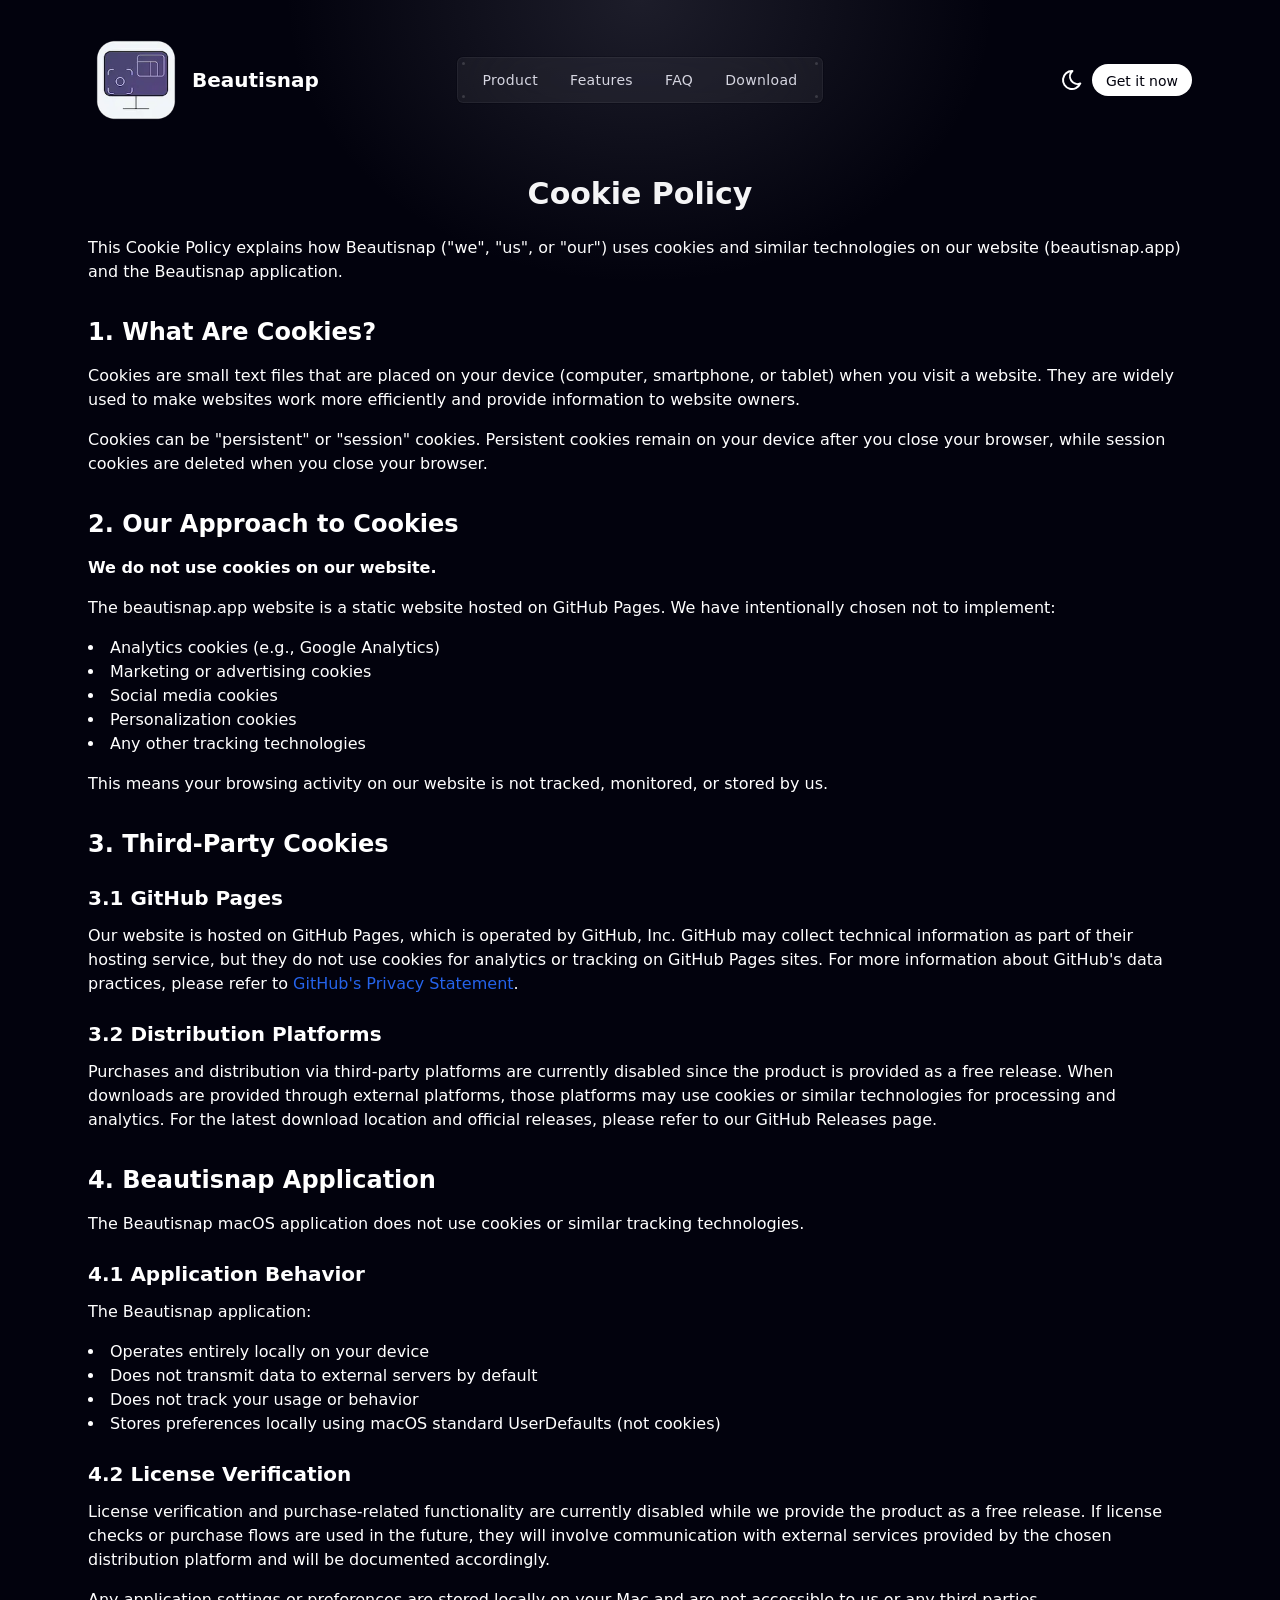
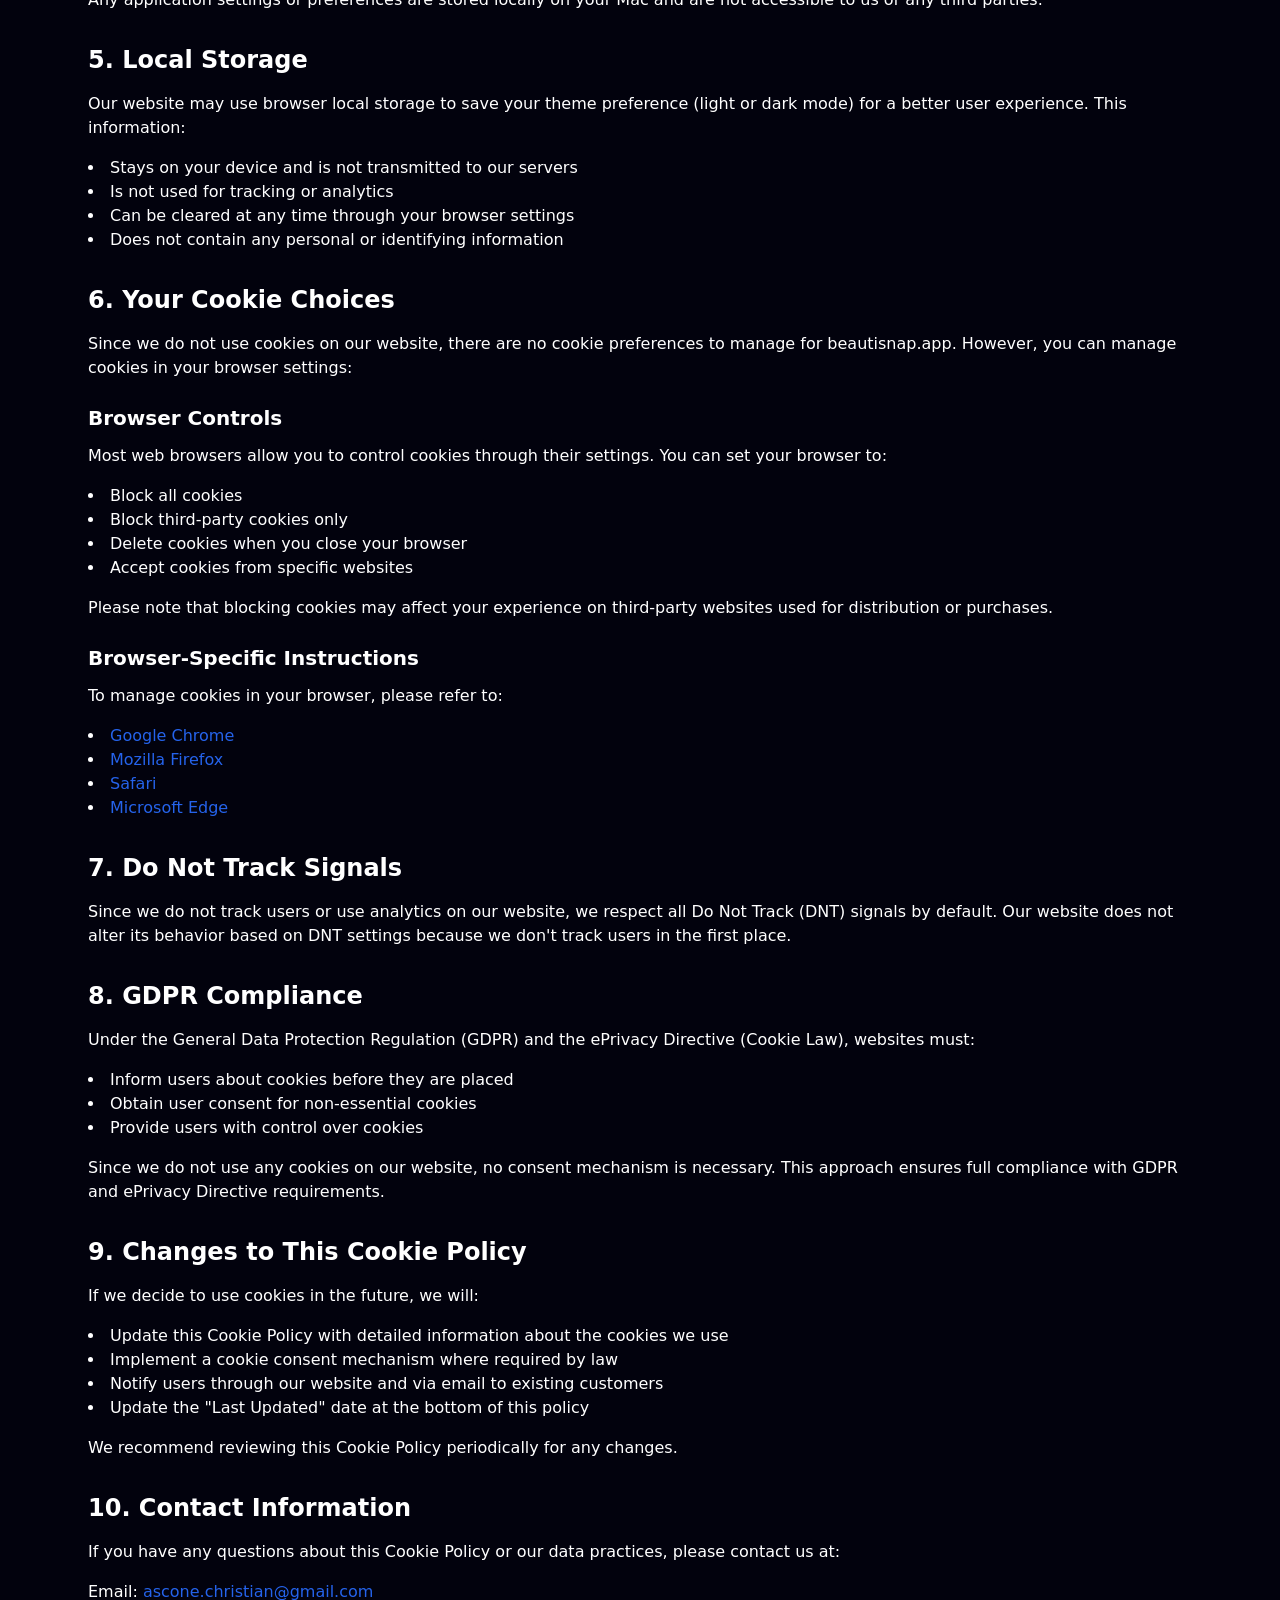
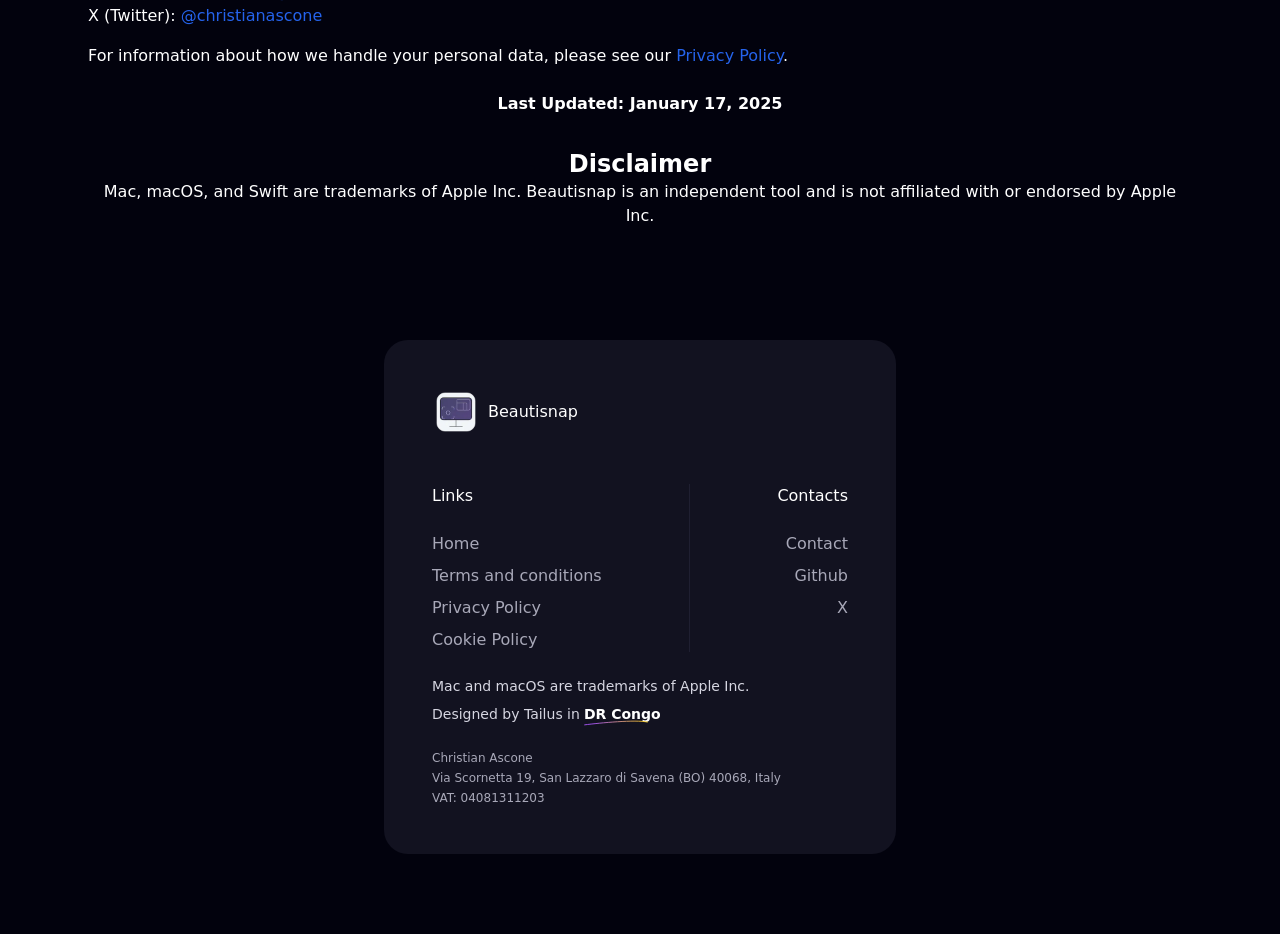
<file: cookie-policy/index.html>
<!DOCTYPE html><html lang="en" class="scroll-smooth"> <head><meta charset="UTF-8"><meta name="viewport" content="width=device-width"><link rel="icon" type="image/x-icon" href="/favicon.ico" media="(prefers-color-scheme: light)"><link rel="sitemap" href="/sitemap-index.xml"><meta name="generator" content="Astro v5.16.10"><meta name="color-scheme" content="dark light"><meta name="theme-color" content="#ffffff" media="(prefers-color-scheme: light)"><meta name="theme-color" content="#030712" media="(prefers-color-scheme: dark)"><meta name="google-site-verification" content="rA-V7fonodecuECfBtePij-abLkt1QdWXogrK5ad2nM"><!-- Canonical URL --><link rel="canonical" href="https://beautisnap.github.io/cookie-policy/"><!-- Primary Meta Tags --><title>Cookie Policy - Beautisnap</title><meta name="title" content="Cookie Policy - Beautisnap"><meta name="description" content="Read the Beautisnap Cookie Policy. Learn about the cookies and tracking technologies used on our website and how to manage your preferences."><meta name="keywords" content="macOS screenshot app, screenshot beautifier, beautiful screenshots, screen capture tool, screenshot editor, presentation screenshots, SwiftUI app, ScreenCaptureKit, screenshot background, PNG JPEG TIFF export, professional screenshots, Beautisnap"><meta name="author" content="Christian Ascone"><meta name="robots" content="index, follow"><!-- Open Graph / Facebook --><meta property="og:type" content="website"><meta property="og:url" content="https://beautisnap.github.io"><meta property="og:title" content="Cookie Policy - Beautisnap"><meta property="og:description" content="Read the Beautisnap Cookie Policy. Learn about the cookies and tracking technologies used on our website and how to manage your preferences."><meta property="og:image" content="https://beautisnap.github.io/og.webp"><meta property="og:image:alt" content="Cookie Policy - Beautisnap"><meta property="og:locale" content="en_US"><meta property="og:site_name" content="Beautisnap"><!-- Twitter --><meta property="twitter:card" content="summary_large_image"><meta property="twitter:url" content="https://beautisnap.github.io"><meta property="twitter:title" content="Cookie Policy - Beautisnap"><meta property="twitter:description" content="Read the Beautisnap Cookie Policy. Learn about the cookies and tracking technologies used on our website and how to manage your preferences."><meta property="twitter:image" content="https://beautisnap.github.io/og.webp"><meta property="twitter:image:alt" content="Cookie Policy - Beautisnap"><meta name="twitter:site" content="@christianascone"><meta name="twitter:creator" content="@christianascone"><!-- <script --><!--   is:inline --><!--   type="text/javascript" --><!--   src="//embeds.iubenda.com/widgets/e7a93c9e-a3e7-4f69-9348-e8fc11f4b0b0.js" --><!-- ></script> --><!-- Disable paddle libraries loading --><!-- <script is:inline src="https://cdn.paddle.com/paddle/v2/paddle.js"></script> --><!-- <script is:inline define:vars={{ paddleClientSideToken }}> --><!--   if (paddleClientSideToken.startsWith("test_")) { --><!--     Paddle.Environment.set("sandbox"); --><!--   } --><!--   Paddle.Initialize({ --><!--     token: paddleClientSideToken, --><!--   }); --><!-- </script> --><script type="application/ld+json">{"@context":"https://schema.org","@graph":[{"@type":"WebSite","@id":"https://beautisnap.app/#website","url":"https://beautisnap.app","name":"Beautisnap","description":"Beautisnap is a native macOS app that transforms screenshots into stunning, presentation-ready images. Add stylish backgrounds and shadows instantly.","publisher":{"@id":"https://beautisnap.app/#organization"}},{"@type":"SoftwareApplication","@id":"https://beautisnap.app/#software","name":"Beautisnap","description":"Beautisnap is a native macOS app that transforms screenshots into stunning, presentation-ready images. Add stylish backgrounds and shadows instantly.","url":"https://beautisnap.app","applicationCategory":"MultimediaApplication","applicationSubCategory":"Screenshot Tool","operatingSystem":"macOS 12+","offers":[{"@type":"Offer","name":"Beautisnap","price":"0","priceCurrency":"USD"}],"image":"https://beautisnap.github.io/og.webp","screenshot":["https://beautisnap.github.io/screenshot-1.png","https://beautisnap.github.io/screenshot-2.png","https://beautisnap.github.io/screenshot-3.png"],"featureList":["Window and area screen capture","Automatic background styling","Drop shadows and rounded corners","Custom watermark support","Export to PNG, JPEG, TIFF","Native SwiftUI interface","ScreenCaptureKit integration","Privacy-first, no cloud uploads"],"softwareVersion":"1.0","publisher":{"@id":"https://beautisnap.app/#organization"}},{"@type":"Organization","@id":"https://beautisnap.app/#organization","name":"Beautisnap","url":"https://beautisnap.app","logo":{"@type":"ImageObject","url":"https://beautisnap.github.io/logo.webp","width":512,"height":512},"sameAs":["https://github.com/christianascone","https://x.com/christianascone"],"contactPoint":{"@type":"ContactPoint","email":"ascone.christian@gmail.com","contactType":"customer support"}},{"@type":"FAQPage","@id":"https://beautisnap.app/#faq","mainEntity":[{"@type":"Question","name":"What is Beautisnap?","acceptedAnswer":{"@type":"Answer","text":"Beautisnap is a native macOS utility that transforms your screenshots into beautiful, presentation-ready images. It automatically applies stylish backgrounds, shadows, and rounded corners to make your captures look professional instantly."}},{"@type":"Question","name":"What macOS version does Beautisnap require?","acceptedAnswer":{"@type":"Answer","text":"Beautisnap requires macOS 12 (Monterey) or later. It is built with SwiftUI and ScreenCaptureKit APIs for maximum native performance."}},{"@type":"Question","name":"Is Beautisnap free?","acceptedAnswer":{"@type":"Answer","text":"Yes. Beautisnap is free for everyone and includes the full set of features such as screen and window capture, stylish backgrounds, and multiple export formats."}},{"@type":"Question","name":"Does Beautisnap upload my screenshots to the cloud?","acceptedAnswer":{"@type":"Answer","text":"No. Beautisnap is privacy-first and processes everything locally on your device. Your screenshots never leave your Mac — no account required, no cloud storage, no tracking."}},{"@type":"Question","name":"What export formats does Beautisnap support?","acceptedAnswer":{"@type":"Answer","text":"Beautisnap supports JPEG, PNG, and TIFF exports."}},{"@type":"Question","name":"Is Beautisnap a one-time purchase or a subscription?","acceptedAnswer":{"@type":"Answer","text":"Beautisnap is free for everyone — there is no purchase or subscription required."}},{"@type":"Question","name":"Can I use Beautisnap for capturing specific windows or areas?","acceptedAnswer":{"@type":"Answer","text":"Yes! Beautisnap supports screen capture, window capture, and custom area selection. Each capture mode automatically applies professional styling so your images are ready to share immediately."}}]}]}</script><link rel="stylesheet" href="/_astro/cookie-policy.DeaM7aWS.css"></head> <body class="overflow-x-hidden bg-white dark:bg-gray-950"> <!-- Skip to main content link for keyboard navigation (WCAG 2.4.1) --> <a href="#main-content" class="sr-only focus:not-sr-only focus:absolute focus:top-4 focus:left-4 focus:z-[100] focus:px-4 focus:py-2 focus:bg-primary-600 focus:text-white focus:rounded-md focus:outline-none focus:ring-2 focus:ring-primary-500 focus:ring-offset-2">
Skip to main content
</a> <header> <nav aria-label="Main navigation" class="absolute z-50 w-full lg:bg-transparent dark:lg:bg-transparent"> <div class="max-w-6xl mx-auto px-6 md:px-12 xl:px-6">  <div class="relative flex flex-wrap items-center justify-between gap-6 py-3 md:gap-0 md:py-4 lg:py-8"> <div class="relative z-20 flex w-full items-center justify-between md:px-0 lg:w-max"> <a href="/" aria-label="Go home" class="flex items-center gap-2"> <img src="/logo_144_144.webp" class="w-24" alt="Beautisnap logo"> <span class="text-gray-900 dark:text-white font-bold text-xl">Beautisnap</span> </a> <div class="relative flex max-h-10 items-center lg:hidden"> <style>astro-island,astro-slot,astro-static-slot{display:contents}</style><script>(()=>{var e=async t=>{await(await t())()};(self.Astro||(self.Astro={})).load=e;window.dispatchEvent(new Event("astro:load"));})();</script><script>(()=>{var A=Object.defineProperty;var g=(i,o,a)=>o in i?A(i,o,{enumerable:!0,configurable:!0,writable:!0,value:a}):i[o]=a;var d=(i,o,a)=>g(i,typeof o!="symbol"?o+"":o,a);{let i={0:t=>m(t),1:t=>a(t),2:t=>new RegExp(t),3:t=>new Date(t),4:t=>new Map(a(t)),5:t=>new Set(a(t)),6:t=>BigInt(t),7:t=>new URL(t),8:t=>new Uint8Array(t),9:t=>new Uint16Array(t),10:t=>new Uint32Array(t),11:t=>1/0*t},o=t=>{let[l,e]=t;return l in i?i[l](e):void 0},a=t=>t.map(o),m=t=>typeof t!="object"||t===null?t:Object.fromEntries(Object.entries(t).map(([l,e])=>[l,o(e)]));class y extends HTMLElement{constructor(){super(...arguments);d(this,"Component");d(this,"hydrator");d(this,"hydrate",async()=>{var b;if(!this.hydrator||!this.isConnected)return;let e=(b=this.parentElement)==null?void 0:b.closest("astro-island[ssr]");if(e){e.addEventListener("astro:hydrate",this.hydrate,{once:!0});return}let c=this.querySelectorAll("astro-slot"),n={},h=this.querySelectorAll("template[data-astro-template]");for(let r of h){let s=r.closest(this.tagName);s!=null&&s.isSameNode(this)&&(n[r.getAttribute("data-astro-template")||"default"]=r.innerHTML,r.remove())}for(let r of c){let s=r.closest(this.tagName);s!=null&&s.isSameNode(this)&&(n[r.getAttribute("name")||"default"]=r.innerHTML)}let p;try{p=this.hasAttribute("props")?m(JSON.parse(this.getAttribute("props"))):{}}catch(r){let s=this.getAttribute("component-url")||"<unknown>",v=this.getAttribute("component-export");throw v&&(s+=` (export ${v})`),console.error(`[hydrate] Error parsing props for component ${s}`,this.getAttribute("props"),r),r}let u;await this.hydrator(this)(this.Component,p,n,{client:this.getAttribute("client")}),this.removeAttribute("ssr"),this.dispatchEvent(new CustomEvent("astro:hydrate"))});d(this,"unmount",()=>{this.isConnected||this.dispatchEvent(new CustomEvent("astro:unmount"))})}disconnectedCallback(){document.removeEventListener("astro:after-swap",this.unmount),document.addEventListener("astro:after-swap",this.unmount,{once:!0})}connectedCallback(){if(!this.hasAttribute("await-children")||document.readyState==="interactive"||document.readyState==="complete")this.childrenConnectedCallback();else{let e=()=>{document.removeEventListener("DOMContentLoaded",e),c.disconnect(),this.childrenConnectedCallback()},c=new MutationObserver(()=>{var n;((n=this.lastChild)==null?void 0:n.nodeType)===Node.COMMENT_NODE&&this.lastChild.nodeValue==="astro:end"&&(this.lastChild.remove(),e())});c.observe(this,{childList:!0}),document.addEventListener("DOMContentLoaded",e)}}async childrenConnectedCallback(){let e=this.getAttribute("before-hydration-url");e&&await import(e),this.start()}async start(){let e=JSON.parse(this.getAttribute("opts")),c=this.getAttribute("client");if(Astro[c]===void 0){window.addEventListener(`astro:${c}`,()=>this.start(),{once:!0});return}try{await Astro[c](async()=>{let n=this.getAttribute("renderer-url"),[h,{default:p}]=await Promise.all([import(this.getAttribute("component-url")),n?import(n):()=>()=>{}]),u=this.getAttribute("component-export")||"default";if(!u.includes("."))this.Component=h[u];else{this.Component=h;for(let f of u.split("."))this.Component=this.Component[f]}return this.hydrator=p,this.hydrate},e,this)}catch(n){console.error(`[astro-island] Error hydrating ${this.getAttribute("component-url")}`,n)}}attributeChangedCallback(){this.hydrate()}}d(y,"observedAttributes",["props"]),customElements.get("astro-island")||customElements.define("astro-island",y)}})();</script><astro-island uid="Z1zX8ya" component-url="/_astro/ThemeToggle.BzZmpGJ0.js" component-export="default" renderer-url="/_astro/client.7gCkNrrS.js" props="{}" ssr client="load" opts="{&quot;name&quot;:&quot;ThemeToggle&quot;,&quot;value&quot;:true}" await-children><div></div><!--astro:end--></astro-island> </div> </div> <div id="navLayer" aria-hidden="true" class="fixed inset-0 z-10 h-screen w-screen origin-bottom scale-y-0 bg-white/70 backdrop-blur-2xl transition duration-500 dark:bg-gray-900/70 lg:hidden"></div> <div id="navlinks" class="hidden flex-wrap lg:flex gap-6 items-center w-full lg:w-fit"> <div class="lg:fixed lg:inset-x-0 lg:size-fit lg:m-auto"> <div class="relative p-2 bg-gray-950/5 backdrop-blur-2xl ring-1 ring-gray-950/10 dark:ring-gray-950/25 rounded-md border border-white/50 dark:bg-white/5 dark:border-white/5"> <div class="absolute inset-1 flex justify-between"> <div class="flex flex-col justify-between"> <div class="size-[3px] rounded-full bg-gray-950/30 dark:bg-white/15"></div> <div class="size-[3px] rounded-full bg-gray-950/30 dark:bg-white/15"></div> </div> <div class="flex flex-col justify-between"> <div class="size-[3px] rounded-full bg-gray-950/30 dark:bg-white/15"></div> <div class="size-[3px] rounded-full bg-gray-950/30 dark:bg-white/15"></div> </div> </div>  <div class="relative w-full text-gray-600 dark:text-gray-300"> <ul class="flex flex-col gap-6 tracking-wide lg:flex-row lg:gap-0 lg:text-sm"> <li> <a href="/#home" class="px-2 py-1 hover:bg-gray-950/5 hover:text-gray-950 rounded-[--btn-border-radius] block transition dark:hover:text-white md:px-4 dark:hover:bg-white/5"> <span>Product</span> </a> </li><li> <a href="/#features" class="px-2 py-1 hover:bg-gray-950/5 hover:text-gray-950 rounded-[--btn-border-radius] block transition dark:hover:text-white md:px-4 dark:hover:bg-white/5"> <span>Features</span> </a> </li><li> <a href="/#faq" class="px-2 py-1 hover:bg-gray-950/5 hover:text-gray-950 rounded-[--btn-border-radius] block transition dark:hover:text-white md:px-4 dark:hover:bg-white/5"> <span>FAQ</span> </a> </li><li> <a href="/#get-started" class="px-2 py-1 hover:bg-gray-950/5 hover:text-gray-950 rounded-[--btn-border-radius] block transition dark:hover:text-white md:px-4 dark:hover:bg-white/5"> <span>Download</span> </a> </li> </ul> </div>  </div> </div> <div class="w-full my-6 border-t dark:border-[--ui-dark-border-color] pt-6 lg:mt-0 flex gap-2 lg:my-0 lg:border-none lg:pt-0"> <astro-island uid="Z1zX8ya" component-url="/_astro/ThemeToggle.BzZmpGJ0.js" component-export="default" renderer-url="/_astro/client.7gCkNrrS.js" props="{}" ssr client="load" opts="{&quot;name&quot;:&quot;ThemeToggle&quot;,&quot;value&quot;:true}" await-children><div></div><!--astro:end--></astro-island> <a href="/login" class="group flex items-center relative [borderWidth:--btn-border-width] rounded-[--btn-border-radius] *:select-none [&#38;>*:not(.sr-only)]:relative before:rounded-[calc(var(--btn-border-radius)-1px)] before:absolute before:inset-0 before:border-t before:bg-gradient-to-b *:disabled:opacity-20 disabled:before:border-0 disabled:border bg-white dark:bg-transparent before:border-white disabled:text-gray-950/40 disabled:border-gray-200 disabled:bg-gray-100 disabled:*:text-gray-300 disabled:before:border-transparent disabled:before:bg-gray-50 disabled:before:from-transparent dark:before:border-b dark:before:border-t-0 dark:before:border-transparent dark:before:from-transparent dark:hover:before:border-gray-950/20 dark:disabled:border-gray-800/50 disabled:dark:bg-gray-900 dark:disabled:before:bg-gray-900 dark:disabled:before:from-gray-900 dark:*:disabled:!text-white text-gray-900 border-gray-200 before:from-gray-100 hover:bg-gray-100 active:bg-gray-200 dark:text-gray-300 dark:border-gray-300/15 dark:hover:bg-gray-300/5 dark:active:bg-gray-300/10 dark:active:before:from-gray-300/5 text-sm h-8 px-3.5 w-full justify-center md:w-fit lg:hidden">
Sign In
</a> <a href="/#get-started" class="group font-medium [--radial-opacity:0.4] dark:[--radial-opacity:0] rounded-[--btn-border-radius] [background-image:radial-gradient(76%_151%_at_52%_-52%,rgba(255,255,255,var(--radial-opacity))_0%,transparent_100%)] flex items-center justify-center transition-[filter] duration-150 ease-in-out active:brightness-95 dark:shadow-inner dark:border-t dark:border-t-white/35 outline-2 outline-offset-2 focus-visible:outline outline-primary-600 dark:shadow-white/20 disabled:bg-gray-200 disabled:text-gray-400 disabled:shadow-none disabled:hover:brightness-100 dark:disabled:bg-gray-500/10 dark:disabled:[background-image:none] dark:disabled:text-gray-700 dark:disabled:shadow-none dark:disabled:border-none bg-gray-900 text-white [box-shadow:rgba(255,255,255,0.2)_0px_1px_0px_0px_inset,theme(colors.gray.900)_0px_0px_0px_1px] hover:brightness-125 dark:bg-white dark:text-gray-950 text-sm h-8 px-3.5 w-full md:w-fit" aria-label="Get Beautisnap now">
Get it now
</a> </div> </div> </div>  </div> </nav> </header>  <main id="main-content" class="space-y-16 sm:space-y-28 lg:space-y-32 pb-24 overflow-clip"> <section class="relative overflow-hidden scroll-mt-24" id="home"> <div aria-hidden="true" class="opacity-0 dark:opacity-25 absolute [background-image:radial-gradient(theme(colors.gray.500),transparent_50%)] top-0 w-[1000px] z-10 h-[800px] left-1/2 -translate-x-1/2 -translate-y-1/2 pointer-events-none"></div> <div class="max-w-6xl mx-auto px-6 md:px-12 xl:px-6">  <div class="relative pt-32 sm:pt-44 ml-auto text-gray-900 dark:text-white"> <h1 class="text-3xl font-bold mb-6 text-center">Cookie Policy</h1> <p class="mb-4">
This Cookie Policy explains how Beautisnap ("we", "us", or "our") uses cookies and similar technologies on our website (beautisnap.app) and the Beautisnap application.
</p> <h2 class="text-2xl font-semibold mb-4 mt-8">1. What Are Cookies?</h2> <p class="mb-4">
Cookies are small text files that are placed on your device (computer, smartphone, or tablet) when you visit a website. They are widely used to make websites work more efficiently and provide information to website owners.
</p> <p class="mb-4">
Cookies can be "persistent" or "session" cookies. Persistent cookies remain on your device after you close your browser, while session cookies are deleted when you close your browser.
</p> <h2 class="text-2xl font-semibold mb-4 mt-8">2. Our Approach to Cookies</h2> <p class="mb-4"> <strong>We do not use cookies on our website.</strong> </p> <p class="mb-4">
The beautisnap.app website is a static website hosted on GitHub Pages. We have intentionally chosen not to implement:
</p> <ul class="list-disc list-inside mb-4"> <li>Analytics cookies (e.g., Google Analytics)</li> <li>Marketing or advertising cookies</li> <li>Social media cookies</li> <li>Personalization cookies</li> <li>Any other tracking technologies</li> </ul> <p class="mb-4">
This means your browsing activity on our website is not tracked, monitored, or stored by us.
</p> <h2 class="text-2xl font-semibold mb-4 mt-8">3. Third-Party Cookies</h2> <h3 class="text-xl font-semibold mb-3 mt-6">3.1 GitHub Pages</h3> <p class="mb-4">
Our website is hosted on GitHub Pages, which is operated by GitHub, Inc. GitHub may collect technical information as part of their hosting service, but they do not use cookies for analytics or tracking on GitHub Pages sites. For more information about GitHub's data practices, please refer to <a href="https://docs.github.com/en/site-policy/privacy-policies/github-privacy-statement" target="_blank" rel="noopener noreferrer" class="text-blue-600 hover:underline">GitHub's Privacy Statement</a>.
</p> <h3 class="text-xl font-semibold mb-3 mt-6">3.2 Distribution Platforms</h3> <p class="mb-4">
Purchases and distribution via third-party platforms are currently disabled since the product is provided as a free release. When downloads are provided through external platforms, those platforms may use cookies or similar technologies for processing and analytics. For the latest download location and official releases, please refer to our GitHub Releases page.
</p> <h2 class="text-2xl font-semibold mb-4 mt-8">4. Beautisnap Application</h2> <p class="mb-4">
The Beautisnap macOS application does not use cookies or similar tracking technologies.
</p> <h3 class="text-xl font-semibold mb-3 mt-6">4.1 Application Behavior</h3> <p class="mb-4">
The Beautisnap application:
</p> <ul class="list-disc list-inside mb-4"> <li>Operates entirely locally on your device</li> <li>Does not transmit data to external servers by default</li> <li>Does not track your usage or behavior</li> <li>Stores preferences locally using macOS standard UserDefaults (not cookies)</li> </ul> <h3 class="text-xl font-semibold mb-3 mt-6">4.2 License Verification</h3> <p class="mb-4">
License verification and purchase-related functionality are currently disabled while we provide the product as a free release. If license checks or purchase flows are used in the future, they will involve communication with external services provided by the chosen distribution platform and will be documented accordingly.
</p> <p class="mb-4">
Any application settings or preferences are stored locally on your Mac and are not accessible to us or any third parties.
</p> <h2 class="text-2xl font-semibold mb-4 mt-8">5. Local Storage</h2> <p class="mb-4">
Our website may use browser local storage to save your theme preference (light or dark mode) for a better user experience. This information:
</p> <ul class="list-disc list-inside mb-4"> <li>Stays on your device and is not transmitted to our servers</li> <li>Is not used for tracking or analytics</li> <li>Can be cleared at any time through your browser settings</li> <li>Does not contain any personal or identifying information</li> </ul> <h2 class="text-2xl font-semibold mb-4 mt-8">6. Your Cookie Choices</h2> <p class="mb-4">
Since we do not use cookies on our website, there are no cookie preferences to manage for beautisnap.app. However, you can manage cookies in your browser settings:
</p> <h3 class="text-xl font-semibold mb-3 mt-6">Browser Controls</h3> <p class="mb-4">
Most web browsers allow you to control cookies through their settings. You can set your browser to:
</p> <ul class="list-disc list-inside mb-4"> <li>Block all cookies</li> <li>Block third-party cookies only</li> <li>Delete cookies when you close your browser</li> <li>Accept cookies from specific websites</li> </ul> <p class="mb-4">
Please note that blocking cookies may affect your experience on third-party websites used for distribution or purchases.
</p> <h3 class="text-xl font-semibold mb-3 mt-6">Browser-Specific Instructions</h3> <p class="mb-4">
To manage cookies in your browser, please refer to:
</p> <ul class="list-disc list-inside mb-4"> <li><a href="https://support.google.com/chrome/answer/95647" target="_blank" rel="noopener noreferrer" class="text-blue-600 hover:underline">Google Chrome</a></li> <li><a href="https://support.mozilla.org/en-US/kb/enhanced-tracking-protection-firefox-desktop" target="_blank" rel="noopener noreferrer" class="text-blue-600 hover:underline">Mozilla Firefox</a></li> <li><a href="https://support.apple.com/guide/safari/manage-cookies-sfri11471/mac" target="_blank" rel="noopener noreferrer" class="text-blue-600 hover:underline">Safari</a></li> <li><a href="https://support.microsoft.com/en-us/microsoft-edge/delete-cookies-in-microsoft-edge-63947406-40ac-c3b8-57b9-2a946a29ae09" target="_blank" rel="noopener noreferrer" class="text-blue-600 hover:underline">Microsoft Edge</a></li> </ul> <h2 class="text-2xl font-semibold mb-4 mt-8">7. Do Not Track Signals</h2> <p class="mb-4">
Since we do not track users or use analytics on our website, we respect all Do Not Track (DNT) signals by default. Our website does not alter its behavior based on DNT settings because we don't track users in the first place.
</p> <h2 class="text-2xl font-semibold mb-4 mt-8">8. GDPR Compliance</h2> <p class="mb-4">
Under the General Data Protection Regulation (GDPR) and the ePrivacy Directive (Cookie Law), websites must:
</p> <ul class="list-disc list-inside mb-4"> <li>Inform users about cookies before they are placed</li> <li>Obtain user consent for non-essential cookies</li> <li>Provide users with control over cookies</li> </ul> <p class="mb-4">
Since we do not use any cookies on our website, no consent mechanism is necessary. This approach ensures full compliance with GDPR and ePrivacy Directive requirements.
</p> <h2 class="text-2xl font-semibold mb-4 mt-8">9. Changes to This Cookie Policy</h2> <p class="mb-4">
If we decide to use cookies in the future, we will:
</p> <ul class="list-disc list-inside mb-4"> <li>Update this Cookie Policy with detailed information about the cookies we use</li> <li>Implement a cookie consent mechanism where required by law</li> <li>Notify users through our website and via email to existing customers</li> <li>Update the "Last Updated" date at the bottom of this policy</li> </ul> <p class="mb-4">
We recommend reviewing this Cookie Policy periodically for any changes.
</p> <h2 class="text-2xl font-semibold mb-4 mt-8">10. Contact Information</h2> <p class="mb-4">
If you have any questions about this Cookie Policy or our data practices, please contact us at:
</p> <p class="mb-4">
Email: <a href="mailto:ascone.christian@gmail.com" class="text-blue-600 hover:underline">ascone.christian@gmail.com</a><br>
X (Twitter): <a href="https://x.com/christianascone" target="_blank" rel="noopener noreferrer" class="text-blue-600 hover:underline">@christianascone</a> </p> <p class="mb-4">
For information about how we handle your personal data, please see our <a href="/privacy-policy" class="text-blue-600 hover:underline">Privacy Policy</a>.
</p> <p class="mt-6 text-center font-semibold">Last Updated: January 17, 2025</p> <h2 class="text-2xl font-semibold mt-8 text-center">Disclaimer</h2> <p class="mb-4 text-center">
Mac, macOS, and Swift are trademarks of Apple Inc. Beautisnap is an
        independent tool and is not affiliated with or endorsed by Apple Inc.
</p> </div>  </div> </section> <astro-island uid="NnMGO" component-url="/_astro/BackToTopButton.BWjK2V6t.js" component-export="default" renderer-url="/_astro/client.7gCkNrrS.js" props="{}" ssr client="load" opts="{&quot;name&quot;:&quot;BackToTopButton&quot;,&quot;value&quot;:true}" await-children><button id="backToTopBtn" aria-label="Back to top" class="group font-medium [--radial-opacity:0.4] dark:[--radial-opacity:0] [background-image:radial-gradient(76%_151%_at_52%_-52%,rgba(255,255,255,var(--radial-opacity))_0%,transparent_100%)] flex items-center justify-center ease-in-out active:brightness-95 dark:shadow-inner dark:border-t dark:border-t-white/35 outline-2 outline-offset-2 focus-visible:outline outline-primary-600 dark:shadow-white/20 disabled:bg-gray-200 disabled:text-gray-400 disabled:shadow-none disabled:hover:brightness-100 dark:disabled:bg-gray-500/10 dark:disabled:[background-image:none] dark:disabled:text-gray-700 dark:disabled:shadow-none dark:disabled:border-none bg-primary-600 [box-shadow:rgba(255,255,255,0.35)_0px_1px_0px_0px_inset,theme(colors.primary.600)_0px_0px_0px_1px] hover:brightness-[1.1] h-10 fixed bottom-1 right-7 z-50 text-white p-3 rounded-full text-lg hover:bg-primary-700 transition transform duration-500 opacity-0 translate-y-10"><svg width="15" height="15" viewBox="0 0 15 15" fill="none" xmlns="http://www.w3.org/2000/svg" aria-hidden="true" role="img"><path d="M7.14645 2.14645C7.34171 1.95118 7.65829 1.95118 7.85355 2.14645L11.8536 6.14645C12.0488 6.34171 12.0488 6.65829 11.8536 6.85355C11.6583 7.04882 11.3417 7.04882 11.1464 6.85355L8 3.70711L8 12.5C8 12.7761 7.77614 13 7.5 13C7.22386 13 7 12.7761 7 12.5L7 3.70711L3.85355 6.85355C3.65829 7.04882 3.34171 7.04882 3.14645 6.85355C2.95118 6.65829 2.95118 6.34171 3.14645 6.14645L7.14645 2.14645Z" fill="currentColor" fill-rule="evenodd" clip-rule="evenodd"></path></svg></button><!--astro:end--></astro-island> </main>  <footer class="pb-6 sm:pb-12 lg:pb-20"> <div class="max-w-6xl mx-auto px-6 md:px-12 xl:px-6">  <div class="p-6 rounded-[--card-border-radius] bg-gray-50 mx-auto max-w-lg dark:bg-[--card-dark-bg] sm:p-12"> <div class="flex"> <a href="/" aria-label="Go home" class="flex items-center gap-2"> <img src="/logo_144_144.webp" class="w-12" alt="Beautisnap logo"> <span class="text-gray-900 dark:text-white">Beautisnap</span> </a> </div> <div class="mt-12 mb-6 flex justify-between gap-4"> <div> <span class="text-gray-950 dark:text-white font-medium">Links</span> <ul class="mt-6 space-y-2"> <li> <a href="/" class="text-gray-600 dark:text-gray-400 transition hover:text-primary-600 dark:hover:text-primary-400"> Home </a> </li><li> <a href="/terms-and-conditions" class="text-gray-600 dark:text-gray-400 transition hover:text-primary-600 dark:hover:text-primary-400"> Terms and conditions </a> </li><li> <a href="/privacy-policy" class="text-gray-600 dark:text-gray-400 transition hover:text-primary-600 dark:hover:text-primary-400"> Privacy Policy </a> </li><li> <a href="/cookie-policy" class="text-gray-600 dark:text-gray-400 transition hover:text-primary-600 dark:hover:text-primary-400"> Cookie Policy </a> </li> </ul> </div> <span class="block w-px bg-gray-200 dark:bg-gray-800"></span> <div> <span class="text-gray-950 dark:text-white font-medium">Contacts</span> <ul class="mt-6 space-y-2 text-right"> <li> <a href="mailto:ascone.christian@gmail.com?subject=Beautisnap%20Contact" class="text-gray-600 dark:text-gray-400 transition hover:text-primary-600 dark:hover:text-primary-400"> Contact </a> </li><li> <a href="https://github.com/christianascone" class="text-gray-600 dark:text-gray-400 transition hover:text-primary-600 dark:hover:text-primary-400" target="_blank" rel="noopener noreferrer"> Github </a> </li><li> <a href="https://x.com/christianascone" class="text-gray-600 dark:text-gray-400 transition hover:text-primary-600 dark:hover:text-primary-400" target="_blank" rel="noopener noreferrer"> X </a> </li> </ul> </div> </div> <div class="mb-2 text-sm flex flex-wrap gap-1 overflow-hidden font-medium text-gray-700 dark:text-gray-300"> <p>Mac and macOS are trademarks of Apple Inc.</p> </div> <div class="-mb-2 text-sm flex flex-wrap gap-1 overflow-hidden font-medium text-gray-700 dark:text-gray-300">
Designed by Tailus in<div class="flex items-start justify-center gap-2 text-center font-semibold text-gray-950 dark:text-white sm:gap-1"> <div class="block"> <div class="block pb-2">DR Congo</div><div class="-mt-5 grow overflow-hidden"> <svg aria-hidden="true" class="w-16" height="22" viewBox="0 0 283 22" fill="none" xmlns="http://www.w3.org/2000/svg"><path d="M1.24715 19.3744C72.4051 10.3594 228.122 -4.71194 281.724 7.12332" stroke="url(#paint0_linear_pl)" stroke-width="4"></path><defs><linearGradient id="paint0_linear_pl" x1="282" y1="5.49999" x2="40" y2="13" gradientUnits="userSpaceOnUse"><stop stop-color="#facc15"></stop><stop offset="1" stop-color="#a855f7"></stop></linearGradient></defs></svg> </div> </div> </div> </div> <div class="mt-6 text-xs flex flex-wrap gap-1 overflow-hidden text-gray-600 dark:text-gray-400"> <p>Christian Ascone</p> <p>Via Scornetta 19, San Lazzaro di Savena (BO) 40068, Italy</p> <p>VAT: 04081311203</p> </div> </div>  </div> </footer> </body></html>
</file>
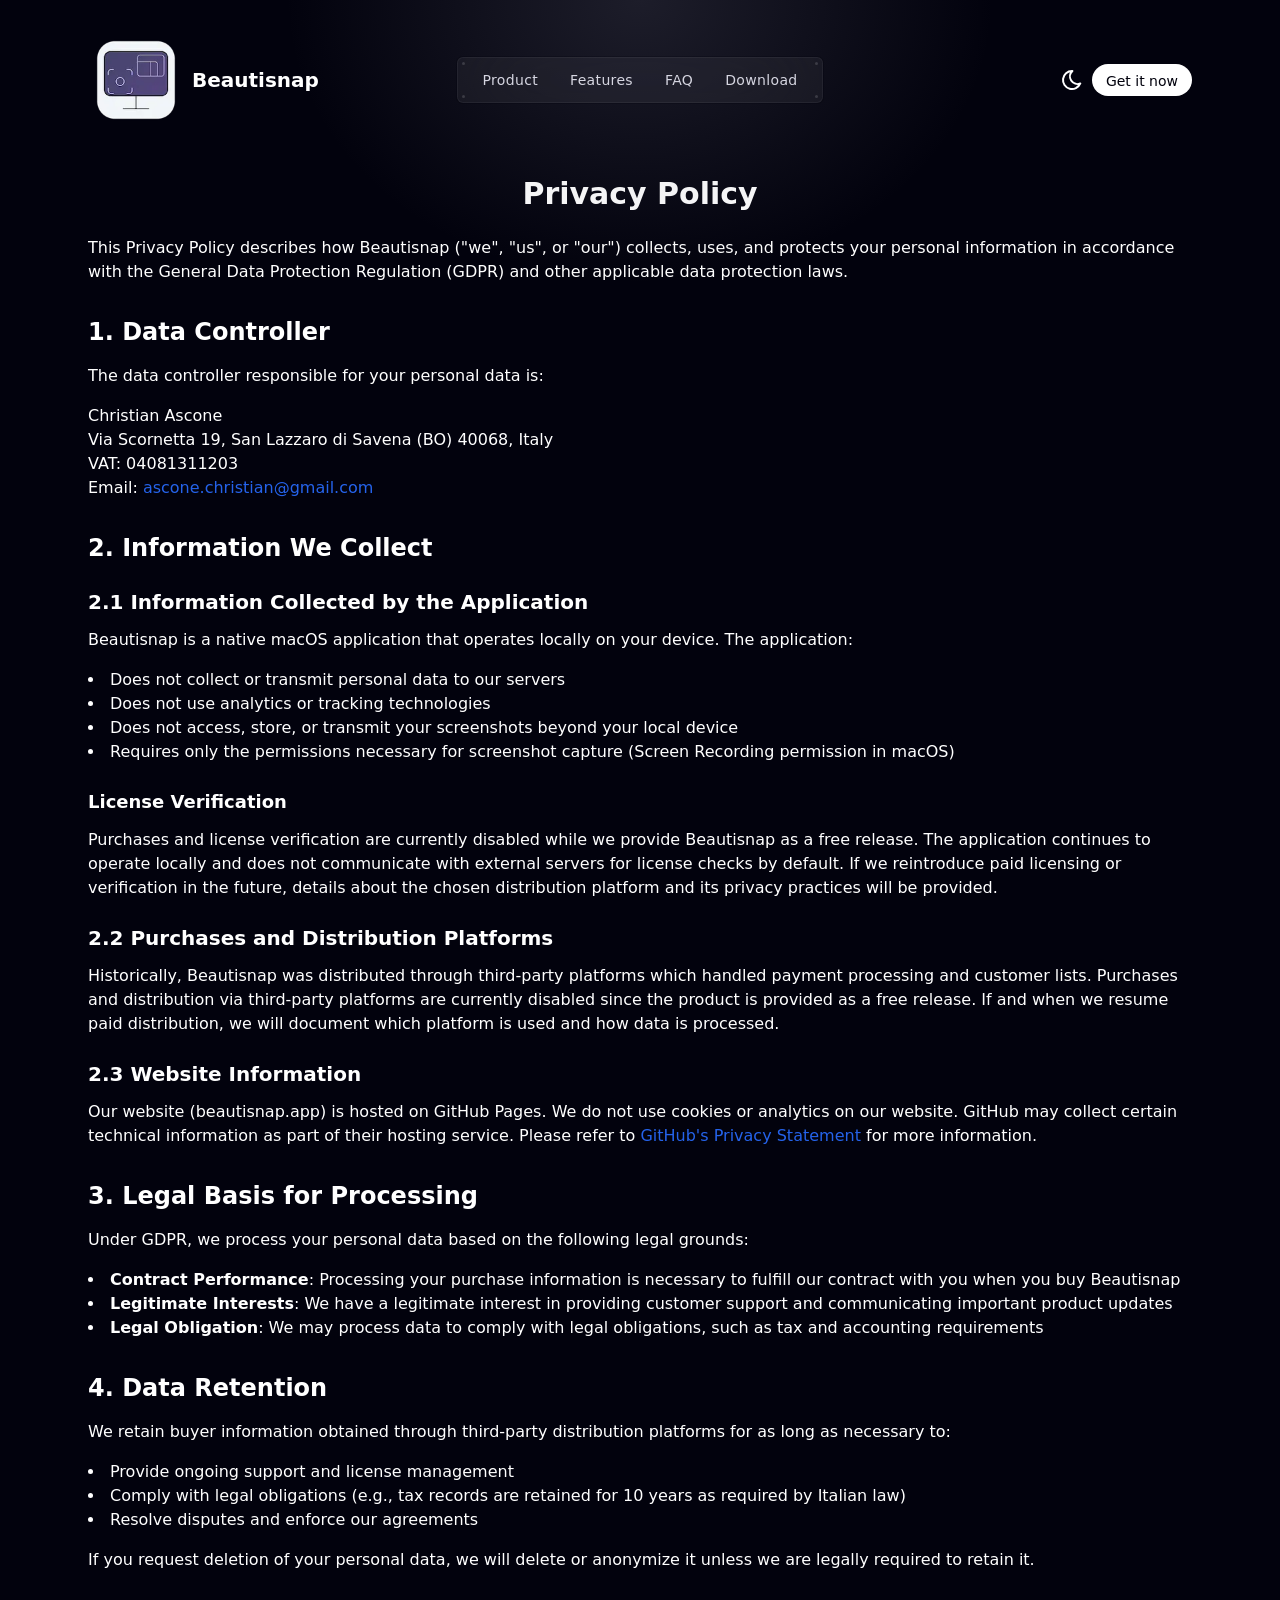
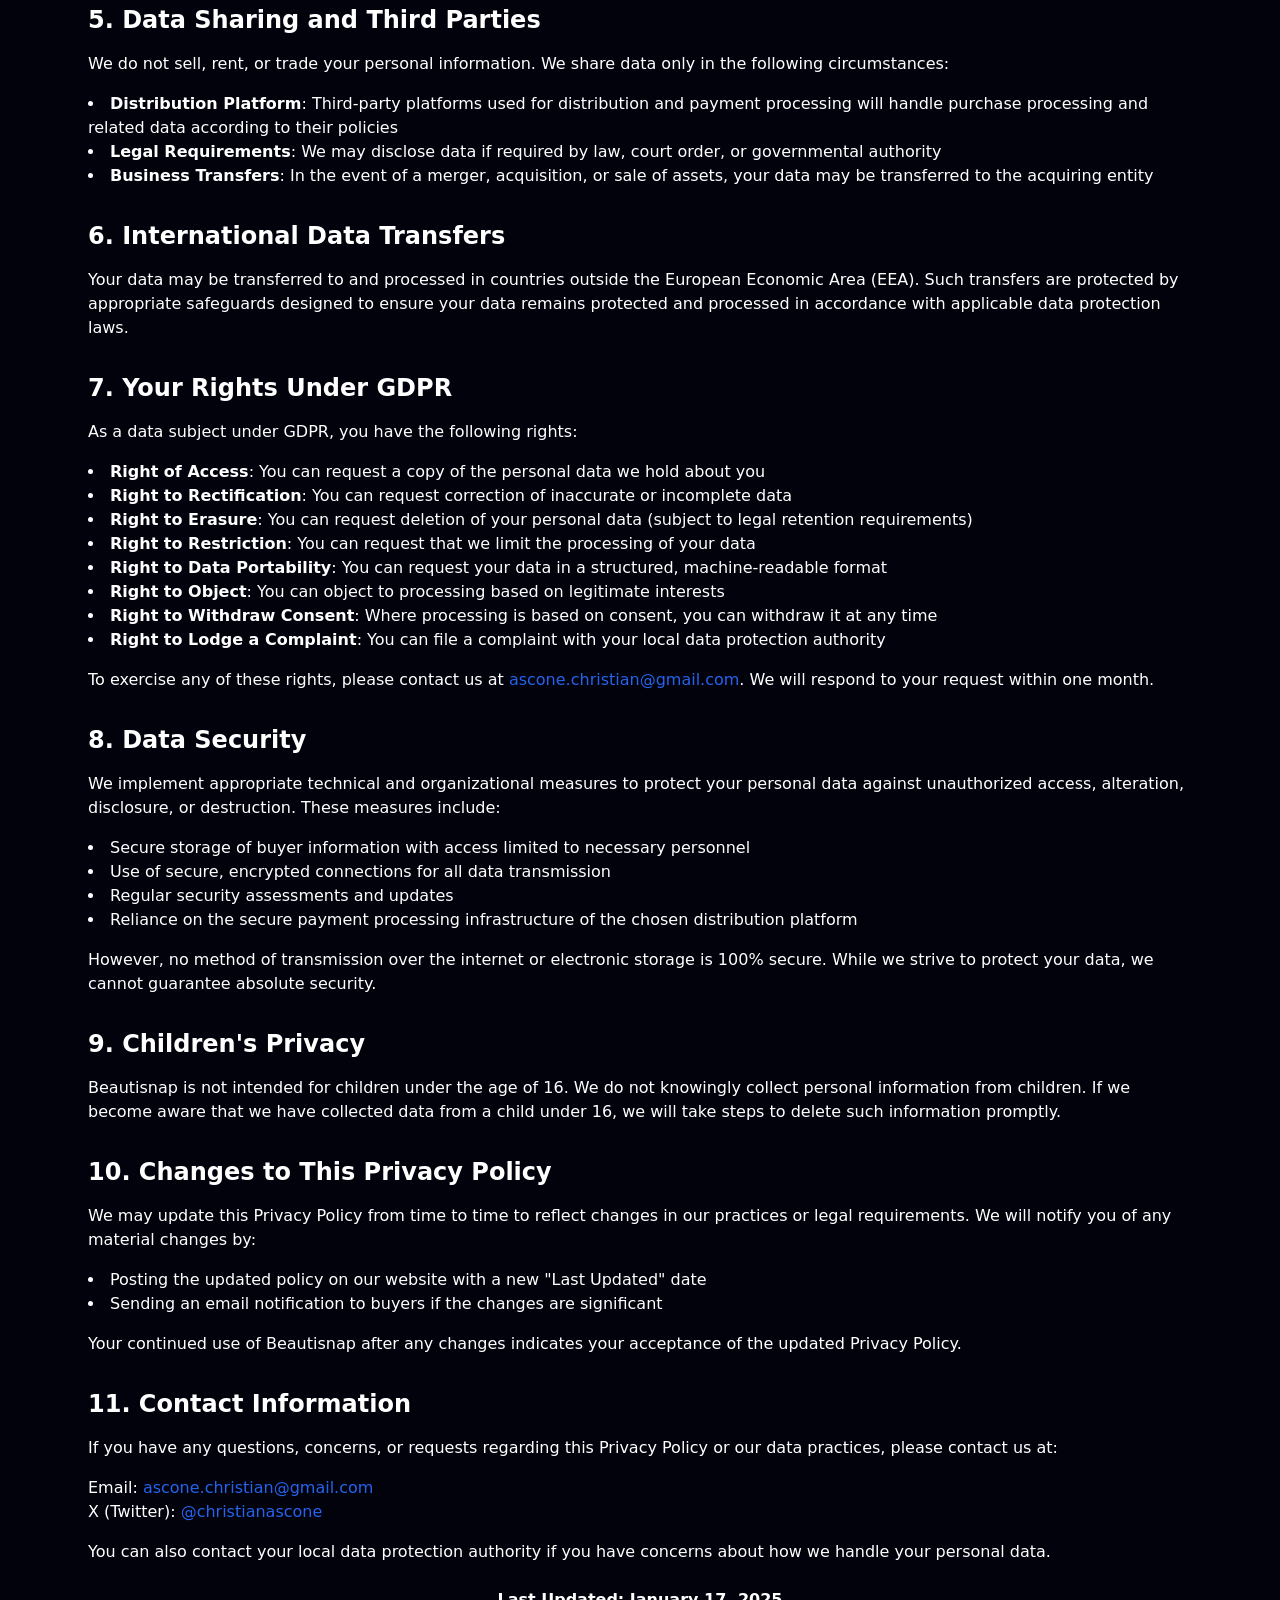
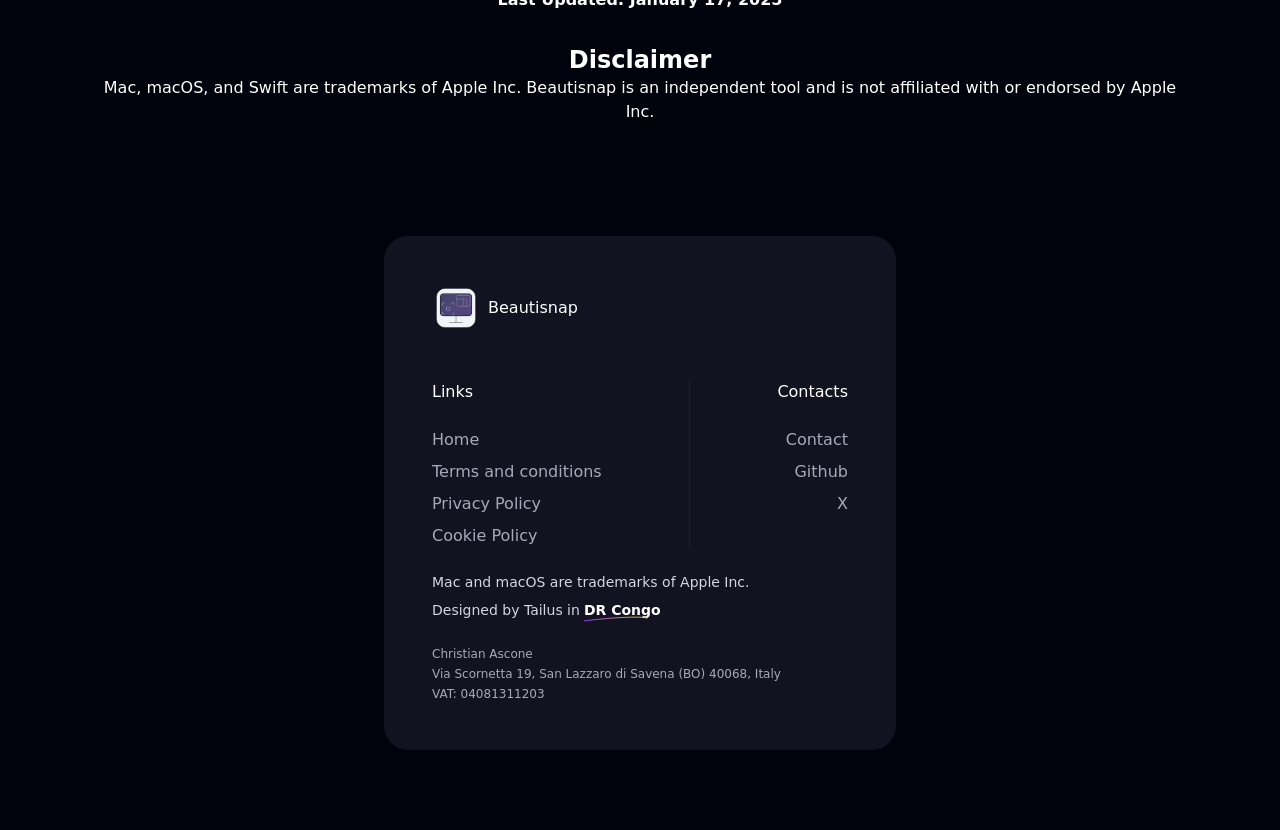
<file: privacy-policy/index.html>
<!DOCTYPE html><html lang="en" class="scroll-smooth"> <head><meta charset="UTF-8"><meta name="viewport" content="width=device-width"><link rel="icon" type="image/x-icon" href="/favicon.ico" media="(prefers-color-scheme: light)"><link rel="sitemap" href="/sitemap-index.xml"><meta name="generator" content="Astro v5.16.10"><meta name="color-scheme" content="dark light"><meta name="theme-color" content="#ffffff" media="(prefers-color-scheme: light)"><meta name="theme-color" content="#030712" media="(prefers-color-scheme: dark)"><meta name="google-site-verification" content="rA-V7fonodecuECfBtePij-abLkt1QdWXogrK5ad2nM"><!-- Canonical URL --><link rel="canonical" href="https://beautisnap.github.io/privacy-policy/"><!-- Primary Meta Tags --><title>Privacy Policy - Beautisnap</title><meta name="title" content="Privacy Policy - Beautisnap"><meta name="description" content="Read the Beautisnap Privacy Policy. Learn how we collect, use, and protect your personal data when you use our macOS screenshot app."><meta name="keywords" content="macOS screenshot app, screenshot beautifier, beautiful screenshots, screen capture tool, screenshot editor, presentation screenshots, SwiftUI app, ScreenCaptureKit, screenshot background, PNG JPEG TIFF export, professional screenshots, Beautisnap"><meta name="author" content="Christian Ascone"><meta name="robots" content="index, follow"><!-- Open Graph / Facebook --><meta property="og:type" content="website"><meta property="og:url" content="https://beautisnap.github.io"><meta property="og:title" content="Privacy Policy - Beautisnap"><meta property="og:description" content="Read the Beautisnap Privacy Policy. Learn how we collect, use, and protect your personal data when you use our macOS screenshot app."><meta property="og:image" content="https://beautisnap.github.io/og.webp"><meta property="og:image:alt" content="Privacy Policy - Beautisnap"><meta property="og:locale" content="en_US"><meta property="og:site_name" content="Beautisnap"><!-- Twitter --><meta property="twitter:card" content="summary_large_image"><meta property="twitter:url" content="https://beautisnap.github.io"><meta property="twitter:title" content="Privacy Policy - Beautisnap"><meta property="twitter:description" content="Read the Beautisnap Privacy Policy. Learn how we collect, use, and protect your personal data when you use our macOS screenshot app."><meta property="twitter:image" content="https://beautisnap.github.io/og.webp"><meta property="twitter:image:alt" content="Privacy Policy - Beautisnap"><meta name="twitter:site" content="@christianascone"><meta name="twitter:creator" content="@christianascone"><!-- <script --><!--   is:inline --><!--   type="text/javascript" --><!--   src="//embeds.iubenda.com/widgets/e7a93c9e-a3e7-4f69-9348-e8fc11f4b0b0.js" --><!-- ></script> --><!-- Disable paddle libraries loading --><!-- <script is:inline src="https://cdn.paddle.com/paddle/v2/paddle.js"></script> --><!-- <script is:inline define:vars={{ paddleClientSideToken }}> --><!--   if (paddleClientSideToken.startsWith("test_")) { --><!--     Paddle.Environment.set("sandbox"); --><!--   } --><!--   Paddle.Initialize({ --><!--     token: paddleClientSideToken, --><!--   }); --><!-- </script> --><script type="application/ld+json">{"@context":"https://schema.org","@graph":[{"@type":"WebSite","@id":"https://beautisnap.app/#website","url":"https://beautisnap.app","name":"Beautisnap","description":"Beautisnap is a native macOS app that transforms screenshots into stunning, presentation-ready images. Add stylish backgrounds and shadows instantly.","publisher":{"@id":"https://beautisnap.app/#organization"}},{"@type":"SoftwareApplication","@id":"https://beautisnap.app/#software","name":"Beautisnap","description":"Beautisnap is a native macOS app that transforms screenshots into stunning, presentation-ready images. Add stylish backgrounds and shadows instantly.","url":"https://beautisnap.app","applicationCategory":"MultimediaApplication","applicationSubCategory":"Screenshot Tool","operatingSystem":"macOS 12+","offers":[{"@type":"Offer","name":"Beautisnap","price":"0","priceCurrency":"USD"}],"image":"https://beautisnap.github.io/og.webp","screenshot":["https://beautisnap.github.io/screenshot-1.png","https://beautisnap.github.io/screenshot-2.png","https://beautisnap.github.io/screenshot-3.png"],"featureList":["Window and area screen capture","Automatic background styling","Drop shadows and rounded corners","Custom watermark support","Export to PNG, JPEG, TIFF","Native SwiftUI interface","ScreenCaptureKit integration","Privacy-first, no cloud uploads"],"softwareVersion":"1.0","publisher":{"@id":"https://beautisnap.app/#organization"}},{"@type":"Organization","@id":"https://beautisnap.app/#organization","name":"Beautisnap","url":"https://beautisnap.app","logo":{"@type":"ImageObject","url":"https://beautisnap.github.io/logo.webp","width":512,"height":512},"sameAs":["https://github.com/christianascone","https://x.com/christianascone"],"contactPoint":{"@type":"ContactPoint","email":"ascone.christian@gmail.com","contactType":"customer support"}},{"@type":"FAQPage","@id":"https://beautisnap.app/#faq","mainEntity":[{"@type":"Question","name":"What is Beautisnap?","acceptedAnswer":{"@type":"Answer","text":"Beautisnap is a native macOS utility that transforms your screenshots into beautiful, presentation-ready images. It automatically applies stylish backgrounds, shadows, and rounded corners to make your captures look professional instantly."}},{"@type":"Question","name":"What macOS version does Beautisnap require?","acceptedAnswer":{"@type":"Answer","text":"Beautisnap requires macOS 12 (Monterey) or later. It is built with SwiftUI and ScreenCaptureKit APIs for maximum native performance."}},{"@type":"Question","name":"Is Beautisnap free?","acceptedAnswer":{"@type":"Answer","text":"Yes. Beautisnap is free for everyone and includes the full set of features such as screen and window capture, stylish backgrounds, and multiple export formats."}},{"@type":"Question","name":"Does Beautisnap upload my screenshots to the cloud?","acceptedAnswer":{"@type":"Answer","text":"No. Beautisnap is privacy-first and processes everything locally on your device. Your screenshots never leave your Mac — no account required, no cloud storage, no tracking."}},{"@type":"Question","name":"What export formats does Beautisnap support?","acceptedAnswer":{"@type":"Answer","text":"Beautisnap supports JPEG, PNG, and TIFF exports."}},{"@type":"Question","name":"Is Beautisnap a one-time purchase or a subscription?","acceptedAnswer":{"@type":"Answer","text":"Beautisnap is free for everyone — there is no purchase or subscription required."}},{"@type":"Question","name":"Can I use Beautisnap for capturing specific windows or areas?","acceptedAnswer":{"@type":"Answer","text":"Yes! Beautisnap supports screen capture, window capture, and custom area selection. Each capture mode automatically applies professional styling so your images are ready to share immediately."}}]}]}</script><link rel="stylesheet" href="/_astro/cookie-policy.DeaM7aWS.css"></head> <body class="overflow-x-hidden bg-white dark:bg-gray-950"> <!-- Skip to main content link for keyboard navigation (WCAG 2.4.1) --> <a href="#main-content" class="sr-only focus:not-sr-only focus:absolute focus:top-4 focus:left-4 focus:z-[100] focus:px-4 focus:py-2 focus:bg-primary-600 focus:text-white focus:rounded-md focus:outline-none focus:ring-2 focus:ring-primary-500 focus:ring-offset-2">
Skip to main content
</a> <header> <nav aria-label="Main navigation" class="absolute z-50 w-full lg:bg-transparent dark:lg:bg-transparent"> <div class="max-w-6xl mx-auto px-6 md:px-12 xl:px-6">  <div class="relative flex flex-wrap items-center justify-between gap-6 py-3 md:gap-0 md:py-4 lg:py-8"> <div class="relative z-20 flex w-full items-center justify-between md:px-0 lg:w-max"> <a href="/" aria-label="Go home" class="flex items-center gap-2"> <img src="/logo_144_144.webp" class="w-24" alt="Beautisnap logo"> <span class="text-gray-900 dark:text-white font-bold text-xl">Beautisnap</span> </a> <div class="relative flex max-h-10 items-center lg:hidden"> <style>astro-island,astro-slot,astro-static-slot{display:contents}</style><script>(()=>{var e=async t=>{await(await t())()};(self.Astro||(self.Astro={})).load=e;window.dispatchEvent(new Event("astro:load"));})();</script><script>(()=>{var A=Object.defineProperty;var g=(i,o,a)=>o in i?A(i,o,{enumerable:!0,configurable:!0,writable:!0,value:a}):i[o]=a;var d=(i,o,a)=>g(i,typeof o!="symbol"?o+"":o,a);{let i={0:t=>m(t),1:t=>a(t),2:t=>new RegExp(t),3:t=>new Date(t),4:t=>new Map(a(t)),5:t=>new Set(a(t)),6:t=>BigInt(t),7:t=>new URL(t),8:t=>new Uint8Array(t),9:t=>new Uint16Array(t),10:t=>new Uint32Array(t),11:t=>1/0*t},o=t=>{let[l,e]=t;return l in i?i[l](e):void 0},a=t=>t.map(o),m=t=>typeof t!="object"||t===null?t:Object.fromEntries(Object.entries(t).map(([l,e])=>[l,o(e)]));class y extends HTMLElement{constructor(){super(...arguments);d(this,"Component");d(this,"hydrator");d(this,"hydrate",async()=>{var b;if(!this.hydrator||!this.isConnected)return;let e=(b=this.parentElement)==null?void 0:b.closest("astro-island[ssr]");if(e){e.addEventListener("astro:hydrate",this.hydrate,{once:!0});return}let c=this.querySelectorAll("astro-slot"),n={},h=this.querySelectorAll("template[data-astro-template]");for(let r of h){let s=r.closest(this.tagName);s!=null&&s.isSameNode(this)&&(n[r.getAttribute("data-astro-template")||"default"]=r.innerHTML,r.remove())}for(let r of c){let s=r.closest(this.tagName);s!=null&&s.isSameNode(this)&&(n[r.getAttribute("name")||"default"]=r.innerHTML)}let p;try{p=this.hasAttribute("props")?m(JSON.parse(this.getAttribute("props"))):{}}catch(r){let s=this.getAttribute("component-url")||"<unknown>",v=this.getAttribute("component-export");throw v&&(s+=` (export ${v})`),console.error(`[hydrate] Error parsing props for component ${s}`,this.getAttribute("props"),r),r}let u;await this.hydrator(this)(this.Component,p,n,{client:this.getAttribute("client")}),this.removeAttribute("ssr"),this.dispatchEvent(new CustomEvent("astro:hydrate"))});d(this,"unmount",()=>{this.isConnected||this.dispatchEvent(new CustomEvent("astro:unmount"))})}disconnectedCallback(){document.removeEventListener("astro:after-swap",this.unmount),document.addEventListener("astro:after-swap",this.unmount,{once:!0})}connectedCallback(){if(!this.hasAttribute("await-children")||document.readyState==="interactive"||document.readyState==="complete")this.childrenConnectedCallback();else{let e=()=>{document.removeEventListener("DOMContentLoaded",e),c.disconnect(),this.childrenConnectedCallback()},c=new MutationObserver(()=>{var n;((n=this.lastChild)==null?void 0:n.nodeType)===Node.COMMENT_NODE&&this.lastChild.nodeValue==="astro:end"&&(this.lastChild.remove(),e())});c.observe(this,{childList:!0}),document.addEventListener("DOMContentLoaded",e)}}async childrenConnectedCallback(){let e=this.getAttribute("before-hydration-url");e&&await import(e),this.start()}async start(){let e=JSON.parse(this.getAttribute("opts")),c=this.getAttribute("client");if(Astro[c]===void 0){window.addEventListener(`astro:${c}`,()=>this.start(),{once:!0});return}try{await Astro[c](async()=>{let n=this.getAttribute("renderer-url"),[h,{default:p}]=await Promise.all([import(this.getAttribute("component-url")),n?import(n):()=>()=>{}]),u=this.getAttribute("component-export")||"default";if(!u.includes("."))this.Component=h[u];else{this.Component=h;for(let f of u.split("."))this.Component=this.Component[f]}return this.hydrator=p,this.hydrate},e,this)}catch(n){console.error(`[astro-island] Error hydrating ${this.getAttribute("component-url")}`,n)}}attributeChangedCallback(){this.hydrate()}}d(y,"observedAttributes",["props"]),customElements.get("astro-island")||customElements.define("astro-island",y)}})();</script><astro-island uid="Z1zX8ya" component-url="/_astro/ThemeToggle.BzZmpGJ0.js" component-export="default" renderer-url="/_astro/client.7gCkNrrS.js" props="{}" ssr client="load" opts="{&quot;name&quot;:&quot;ThemeToggle&quot;,&quot;value&quot;:true}" await-children><div></div><!--astro:end--></astro-island> </div> </div> <div id="navLayer" aria-hidden="true" class="fixed inset-0 z-10 h-screen w-screen origin-bottom scale-y-0 bg-white/70 backdrop-blur-2xl transition duration-500 dark:bg-gray-900/70 lg:hidden"></div> <div id="navlinks" class="hidden flex-wrap lg:flex gap-6 items-center w-full lg:w-fit"> <div class="lg:fixed lg:inset-x-0 lg:size-fit lg:m-auto"> <div class="relative p-2 bg-gray-950/5 backdrop-blur-2xl ring-1 ring-gray-950/10 dark:ring-gray-950/25 rounded-md border border-white/50 dark:bg-white/5 dark:border-white/5"> <div class="absolute inset-1 flex justify-between"> <div class="flex flex-col justify-between"> <div class="size-[3px] rounded-full bg-gray-950/30 dark:bg-white/15"></div> <div class="size-[3px] rounded-full bg-gray-950/30 dark:bg-white/15"></div> </div> <div class="flex flex-col justify-between"> <div class="size-[3px] rounded-full bg-gray-950/30 dark:bg-white/15"></div> <div class="size-[3px] rounded-full bg-gray-950/30 dark:bg-white/15"></div> </div> </div>  <div class="relative w-full text-gray-600 dark:text-gray-300"> <ul class="flex flex-col gap-6 tracking-wide lg:flex-row lg:gap-0 lg:text-sm"> <li> <a href="/#home" class="px-2 py-1 hover:bg-gray-950/5 hover:text-gray-950 rounded-[--btn-border-radius] block transition dark:hover:text-white md:px-4 dark:hover:bg-white/5"> <span>Product</span> </a> </li><li> <a href="/#features" class="px-2 py-1 hover:bg-gray-950/5 hover:text-gray-950 rounded-[--btn-border-radius] block transition dark:hover:text-white md:px-4 dark:hover:bg-white/5"> <span>Features</span> </a> </li><li> <a href="/#faq" class="px-2 py-1 hover:bg-gray-950/5 hover:text-gray-950 rounded-[--btn-border-radius] block transition dark:hover:text-white md:px-4 dark:hover:bg-white/5"> <span>FAQ</span> </a> </li><li> <a href="/#get-started" class="px-2 py-1 hover:bg-gray-950/5 hover:text-gray-950 rounded-[--btn-border-radius] block transition dark:hover:text-white md:px-4 dark:hover:bg-white/5"> <span>Download</span> </a> </li> </ul> </div>  </div> </div> <div class="w-full my-6 border-t dark:border-[--ui-dark-border-color] pt-6 lg:mt-0 flex gap-2 lg:my-0 lg:border-none lg:pt-0"> <astro-island uid="Z1zX8ya" component-url="/_astro/ThemeToggle.BzZmpGJ0.js" component-export="default" renderer-url="/_astro/client.7gCkNrrS.js" props="{}" ssr client="load" opts="{&quot;name&quot;:&quot;ThemeToggle&quot;,&quot;value&quot;:true}" await-children><div></div><!--astro:end--></astro-island> <a href="/login" class="group flex items-center relative [borderWidth:--btn-border-width] rounded-[--btn-border-radius] *:select-none [&#38;>*:not(.sr-only)]:relative before:rounded-[calc(var(--btn-border-radius)-1px)] before:absolute before:inset-0 before:border-t before:bg-gradient-to-b *:disabled:opacity-20 disabled:before:border-0 disabled:border bg-white dark:bg-transparent before:border-white disabled:text-gray-950/40 disabled:border-gray-200 disabled:bg-gray-100 disabled:*:text-gray-300 disabled:before:border-transparent disabled:before:bg-gray-50 disabled:before:from-transparent dark:before:border-b dark:before:border-t-0 dark:before:border-transparent dark:before:from-transparent dark:hover:before:border-gray-950/20 dark:disabled:border-gray-800/50 disabled:dark:bg-gray-900 dark:disabled:before:bg-gray-900 dark:disabled:before:from-gray-900 dark:*:disabled:!text-white text-gray-900 border-gray-200 before:from-gray-100 hover:bg-gray-100 active:bg-gray-200 dark:text-gray-300 dark:border-gray-300/15 dark:hover:bg-gray-300/5 dark:active:bg-gray-300/10 dark:active:before:from-gray-300/5 text-sm h-8 px-3.5 w-full justify-center md:w-fit lg:hidden">
Sign In
</a> <a href="/#get-started" class="group font-medium [--radial-opacity:0.4] dark:[--radial-opacity:0] rounded-[--btn-border-radius] [background-image:radial-gradient(76%_151%_at_52%_-52%,rgba(255,255,255,var(--radial-opacity))_0%,transparent_100%)] flex items-center justify-center transition-[filter] duration-150 ease-in-out active:brightness-95 dark:shadow-inner dark:border-t dark:border-t-white/35 outline-2 outline-offset-2 focus-visible:outline outline-primary-600 dark:shadow-white/20 disabled:bg-gray-200 disabled:text-gray-400 disabled:shadow-none disabled:hover:brightness-100 dark:disabled:bg-gray-500/10 dark:disabled:[background-image:none] dark:disabled:text-gray-700 dark:disabled:shadow-none dark:disabled:border-none bg-gray-900 text-white [box-shadow:rgba(255,255,255,0.2)_0px_1px_0px_0px_inset,theme(colors.gray.900)_0px_0px_0px_1px] hover:brightness-125 dark:bg-white dark:text-gray-950 text-sm h-8 px-3.5 w-full md:w-fit" aria-label="Get Beautisnap now">
Get it now
</a> </div> </div> </div>  </div> </nav> </header>  <main id="main-content" class="space-y-16 sm:space-y-28 lg:space-y-32 pb-24 overflow-clip"> <section class="relative overflow-hidden scroll-mt-24" id="home"> <div aria-hidden="true" class="opacity-0 dark:opacity-25 absolute [background-image:radial-gradient(theme(colors.gray.500),transparent_50%)] top-0 w-[1000px] z-10 h-[800px] left-1/2 -translate-x-1/2 -translate-y-1/2 pointer-events-none"></div> <div class="max-w-6xl mx-auto px-6 md:px-12 xl:px-6">  <div class="relative pt-32 sm:pt-44 ml-auto text-gray-900 dark:text-white"> <h1 class="text-3xl font-bold mb-6 text-center">Privacy Policy</h1> <p class="mb-4">
This Privacy Policy describes how Beautisnap ("we", "us", or "our") collects, uses, and protects your personal information in accordance with the General Data Protection Regulation (GDPR) and other applicable data protection laws.
</p> <h2 class="text-2xl font-semibold mb-4 mt-8">1. Data Controller</h2> <p class="mb-4">
The data controller responsible for your personal data is:
</p> <p class="mb-4">
Christian Ascone<br>
Via Scornetta 19, San Lazzaro di Savena (BO) 40068, Italy<br>
VAT: 04081311203<br>
Email: <a href="mailto:ascone.christian@gmail.com" class="text-blue-600 hover:underline">ascone.christian@gmail.com</a> </p> <h2 class="text-2xl font-semibold mb-4 mt-8">2. Information We Collect</h2> <h3 class="text-xl font-semibold mb-3 mt-6">2.1 Information Collected by the Application</h3> <p class="mb-4">
Beautisnap is a native macOS application that operates locally on your device. The application:
</p> <ul class="list-disc list-inside mb-4"> <li>Does not collect or transmit personal data to our servers</li> <li>Does not use analytics or tracking technologies</li> <li>Does not access, store, or transmit your screenshots beyond your local device</li> <li>Requires only the permissions necessary for screenshot capture (Screen Recording permission in macOS)</li> </ul> <h4 class="text-lg font-semibold mb-3 mt-6">License Verification</h4> <p class="mb-4">
Purchases and license verification are currently disabled while we provide Beautisnap as a free release. The application continues to operate locally and does not communicate with external servers for license checks by default. If we reintroduce paid licensing or verification in the future, details about the chosen distribution platform and its privacy practices will be provided.
</p> <h3 class="text-xl font-semibold mb-3 mt-6">2.2 Purchases and Distribution Platforms</h3> <p class="mb-4">
Historically, Beautisnap was distributed through third-party platforms which handled payment processing and customer lists. Purchases and distribution via third-party platforms are currently disabled since the product is provided as a free release. If and when we resume paid distribution, we will document which platform is used and how data is processed.
</p> <h3 class="text-xl font-semibold mb-3 mt-6">2.3 Website Information</h3> <p class="mb-4">
Our website (beautisnap.app) is hosted on GitHub Pages. We do not use cookies or analytics on our website. GitHub may collect certain technical information as part of their hosting service. Please refer to <a href="https://docs.github.com/en/site-policy/privacy-policies/github-privacy-statement" target="_blank" rel="noopener noreferrer" class="text-blue-600 hover:underline">GitHub's Privacy Statement</a> for more information.
</p> <h2 class="text-2xl font-semibold mb-4 mt-8">3. Legal Basis for Processing</h2> <p class="mb-4">
Under GDPR, we process your personal data based on the following legal grounds:
</p> <ul class="list-disc list-inside mb-4"> <li><strong>Contract Performance</strong>: Processing your purchase information is necessary to fulfill our contract with you when you buy Beautisnap</li> <li><strong>Legitimate Interests</strong>: We have a legitimate interest in providing customer support and communicating important product updates</li> <li><strong>Legal Obligation</strong>: We may process data to comply with legal obligations, such as tax and accounting requirements</li> </ul> <h2 class="text-2xl font-semibold mb-4 mt-8">4. Data Retention</h2> <p class="mb-4">
We retain buyer information obtained through third-party distribution platforms for as long as necessary to:
</p> <ul class="list-disc list-inside mb-4"> <li>Provide ongoing support and license management</li> <li>Comply with legal obligations (e.g., tax records are retained for 10 years as required by Italian law)</li> <li>Resolve disputes and enforce our agreements</li> </ul> <p class="mb-4">
If you request deletion of your personal data, we will delete or anonymize it unless we are legally required to retain it.
</p> <h2 class="text-2xl font-semibold mb-4 mt-8">5. Data Sharing and Third Parties</h2> <p class="mb-4">
We do not sell, rent, or trade your personal information. We share data only in the following circumstances:
</p> <ul class="list-disc list-inside mb-4"> <li><strong>Distribution Platform</strong>: Third-party platforms used for distribution and payment processing will handle purchase processing and related data according to their policies</li> <li><strong>Legal Requirements</strong>: We may disclose data if required by law, court order, or governmental authority</li> <li><strong>Business Transfers</strong>: In the event of a merger, acquisition, or sale of assets, your data may be transferred to the acquiring entity</li> </ul> <h2 class="text-2xl font-semibold mb-4 mt-8">6. International Data Transfers</h2> <p class="mb-4">
Your data may be transferred to and processed in countries outside the European Economic Area (EEA). Such transfers are protected by appropriate safeguards designed to ensure your data remains protected and processed in accordance with applicable data protection laws.
</p> <h2 class="text-2xl font-semibold mb-4 mt-8">7. Your Rights Under GDPR</h2> <p class="mb-4">
As a data subject under GDPR, you have the following rights:
</p> <ul class="list-disc list-inside mb-4"> <li><strong>Right of Access</strong>: You can request a copy of the personal data we hold about you</li> <li><strong>Right to Rectification</strong>: You can request correction of inaccurate or incomplete data</li> <li><strong>Right to Erasure</strong>: You can request deletion of your personal data (subject to legal retention requirements)</li> <li><strong>Right to Restriction</strong>: You can request that we limit the processing of your data</li> <li><strong>Right to Data Portability</strong>: You can request your data in a structured, machine-readable format</li> <li><strong>Right to Object</strong>: You can object to processing based on legitimate interests</li> <li><strong>Right to Withdraw Consent</strong>: Where processing is based on consent, you can withdraw it at any time</li> <li><strong>Right to Lodge a Complaint</strong>: You can file a complaint with your local data protection authority</li> </ul> <p class="mb-4">
To exercise any of these rights, please contact us at <a href="mailto:ascone.christian@gmail.com" class="text-blue-600 hover:underline">ascone.christian@gmail.com</a>. We will respond to your request within one month.
</p> <h2 class="text-2xl font-semibold mb-4 mt-8">8. Data Security</h2> <p class="mb-4">
We implement appropriate technical and organizational measures to protect your personal data against unauthorized access, alteration, disclosure, or destruction. These measures include:
</p> <ul class="list-disc list-inside mb-4"> <li>Secure storage of buyer information with access limited to necessary personnel</li> <li>Use of secure, encrypted connections for all data transmission</li> <li>Regular security assessments and updates</li> <li>Reliance on the secure payment processing infrastructure of the chosen distribution platform</li> </ul> <p class="mb-4">
However, no method of transmission over the internet or electronic storage is 100% secure. While we strive to protect your data, we cannot guarantee absolute security.
</p> <h2 class="text-2xl font-semibold mb-4 mt-8">9. Children's Privacy</h2> <p class="mb-4">
Beautisnap is not intended for children under the age of 16. We do not knowingly collect personal information from children. If we become aware that we have collected data from a child under 16, we will take steps to delete such information promptly.
</p> <h2 class="text-2xl font-semibold mb-4 mt-8">10. Changes to This Privacy Policy</h2> <p class="mb-4">
We may update this Privacy Policy from time to time to reflect changes in our practices or legal requirements. We will notify you of any material changes by:
</p> <ul class="list-disc list-inside mb-4"> <li>Posting the updated policy on our website with a new "Last Updated" date</li> <li>Sending an email notification to buyers if the changes are significant</li> </ul> <p class="mb-4">
Your continued use of Beautisnap after any changes indicates your acceptance of the updated Privacy Policy.
</p> <h2 class="text-2xl font-semibold mb-4 mt-8">11. Contact Information</h2> <p class="mb-4">
If you have any questions, concerns, or requests regarding this Privacy Policy or our data practices, please contact us at:
</p> <p class="mb-4">
Email: <a href="mailto:ascone.christian@gmail.com" class="text-blue-600 hover:underline">ascone.christian@gmail.com</a><br>
X (Twitter): <a href="https://twitter.com/christianascone" target="_blank" rel="noopener noreferrer" class="text-blue-600 hover:underline">@christianascone</a> </p> <p class="mb-4">
You can also contact your local data protection authority if you have concerns about how we handle your personal data.
</p> <p class="mt-6 text-center font-semibold">Last Updated: January 17, 2025</p> <h2 class="text-2xl font-semibold mt-8 text-center">Disclaimer</h2> <p class="mb-4 text-center">
Mac, macOS, and Swift are trademarks of Apple Inc. Beautisnap is an
        independent tool and is not affiliated with or endorsed by Apple Inc.
</p> </div>  </div> </section> <astro-island uid="NnMGO" component-url="/_astro/BackToTopButton.BWjK2V6t.js" component-export="default" renderer-url="/_astro/client.7gCkNrrS.js" props="{}" ssr client="load" opts="{&quot;name&quot;:&quot;BackToTopButton&quot;,&quot;value&quot;:true}" await-children><button id="backToTopBtn" aria-label="Back to top" class="group font-medium [--radial-opacity:0.4] dark:[--radial-opacity:0] [background-image:radial-gradient(76%_151%_at_52%_-52%,rgba(255,255,255,var(--radial-opacity))_0%,transparent_100%)] flex items-center justify-center ease-in-out active:brightness-95 dark:shadow-inner dark:border-t dark:border-t-white/35 outline-2 outline-offset-2 focus-visible:outline outline-primary-600 dark:shadow-white/20 disabled:bg-gray-200 disabled:text-gray-400 disabled:shadow-none disabled:hover:brightness-100 dark:disabled:bg-gray-500/10 dark:disabled:[background-image:none] dark:disabled:text-gray-700 dark:disabled:shadow-none dark:disabled:border-none bg-primary-600 [box-shadow:rgba(255,255,255,0.35)_0px_1px_0px_0px_inset,theme(colors.primary.600)_0px_0px_0px_1px] hover:brightness-[1.1] h-10 fixed bottom-1 right-7 z-50 text-white p-3 rounded-full text-lg hover:bg-primary-700 transition transform duration-500 opacity-0 translate-y-10"><svg width="15" height="15" viewBox="0 0 15 15" fill="none" xmlns="http://www.w3.org/2000/svg" aria-hidden="true" role="img"><path d="M7.14645 2.14645C7.34171 1.95118 7.65829 1.95118 7.85355 2.14645L11.8536 6.14645C12.0488 6.34171 12.0488 6.65829 11.8536 6.85355C11.6583 7.04882 11.3417 7.04882 11.1464 6.85355L8 3.70711L8 12.5C8 12.7761 7.77614 13 7.5 13C7.22386 13 7 12.7761 7 12.5L7 3.70711L3.85355 6.85355C3.65829 7.04882 3.34171 7.04882 3.14645 6.85355C2.95118 6.65829 2.95118 6.34171 3.14645 6.14645L7.14645 2.14645Z" fill="currentColor" fill-rule="evenodd" clip-rule="evenodd"></path></svg></button><!--astro:end--></astro-island> </main>  <footer class="pb-6 sm:pb-12 lg:pb-20"> <div class="max-w-6xl mx-auto px-6 md:px-12 xl:px-6">  <div class="p-6 rounded-[--card-border-radius] bg-gray-50 mx-auto max-w-lg dark:bg-[--card-dark-bg] sm:p-12"> <div class="flex"> <a href="/" aria-label="Go home" class="flex items-center gap-2"> <img src="/logo_144_144.webp" class="w-12" alt="Beautisnap logo"> <span class="text-gray-900 dark:text-white">Beautisnap</span> </a> </div> <div class="mt-12 mb-6 flex justify-between gap-4"> <div> <span class="text-gray-950 dark:text-white font-medium">Links</span> <ul class="mt-6 space-y-2"> <li> <a href="/" class="text-gray-600 dark:text-gray-400 transition hover:text-primary-600 dark:hover:text-primary-400"> Home </a> </li><li> <a href="/terms-and-conditions" class="text-gray-600 dark:text-gray-400 transition hover:text-primary-600 dark:hover:text-primary-400"> Terms and conditions </a> </li><li> <a href="/privacy-policy" class="text-gray-600 dark:text-gray-400 transition hover:text-primary-600 dark:hover:text-primary-400"> Privacy Policy </a> </li><li> <a href="/cookie-policy" class="text-gray-600 dark:text-gray-400 transition hover:text-primary-600 dark:hover:text-primary-400"> Cookie Policy </a> </li> </ul> </div> <span class="block w-px bg-gray-200 dark:bg-gray-800"></span> <div> <span class="text-gray-950 dark:text-white font-medium">Contacts</span> <ul class="mt-6 space-y-2 text-right"> <li> <a href="mailto:ascone.christian@gmail.com?subject=Beautisnap%20Contact" class="text-gray-600 dark:text-gray-400 transition hover:text-primary-600 dark:hover:text-primary-400"> Contact </a> </li><li> <a href="https://github.com/christianascone" class="text-gray-600 dark:text-gray-400 transition hover:text-primary-600 dark:hover:text-primary-400" target="_blank" rel="noopener noreferrer"> Github </a> </li><li> <a href="https://x.com/christianascone" class="text-gray-600 dark:text-gray-400 transition hover:text-primary-600 dark:hover:text-primary-400" target="_blank" rel="noopener noreferrer"> X </a> </li> </ul> </div> </div> <div class="mb-2 text-sm flex flex-wrap gap-1 overflow-hidden font-medium text-gray-700 dark:text-gray-300"> <p>Mac and macOS are trademarks of Apple Inc.</p> </div> <div class="-mb-2 text-sm flex flex-wrap gap-1 overflow-hidden font-medium text-gray-700 dark:text-gray-300">
Designed by Tailus in<div class="flex items-start justify-center gap-2 text-center font-semibold text-gray-950 dark:text-white sm:gap-1"> <div class="block"> <div class="block pb-2">DR Congo</div><div class="-mt-5 grow overflow-hidden"> <svg aria-hidden="true" class="w-16" height="22" viewBox="0 0 283 22" fill="none" xmlns="http://www.w3.org/2000/svg"><path d="M1.24715 19.3744C72.4051 10.3594 228.122 -4.71194 281.724 7.12332" stroke="url(#paint0_linear_pl)" stroke-width="4"></path><defs><linearGradient id="paint0_linear_pl" x1="282" y1="5.49999" x2="40" y2="13" gradientUnits="userSpaceOnUse"><stop stop-color="#facc15"></stop><stop offset="1" stop-color="#a855f7"></stop></linearGradient></defs></svg> </div> </div> </div> </div> <div class="mt-6 text-xs flex flex-wrap gap-1 overflow-hidden text-gray-600 dark:text-gray-400"> <p>Christian Ascone</p> <p>Via Scornetta 19, San Lazzaro di Savena (BO) 40068, Italy</p> <p>VAT: 04081311203</p> </div> </div>  </div> </footer> </body></html>
</file>
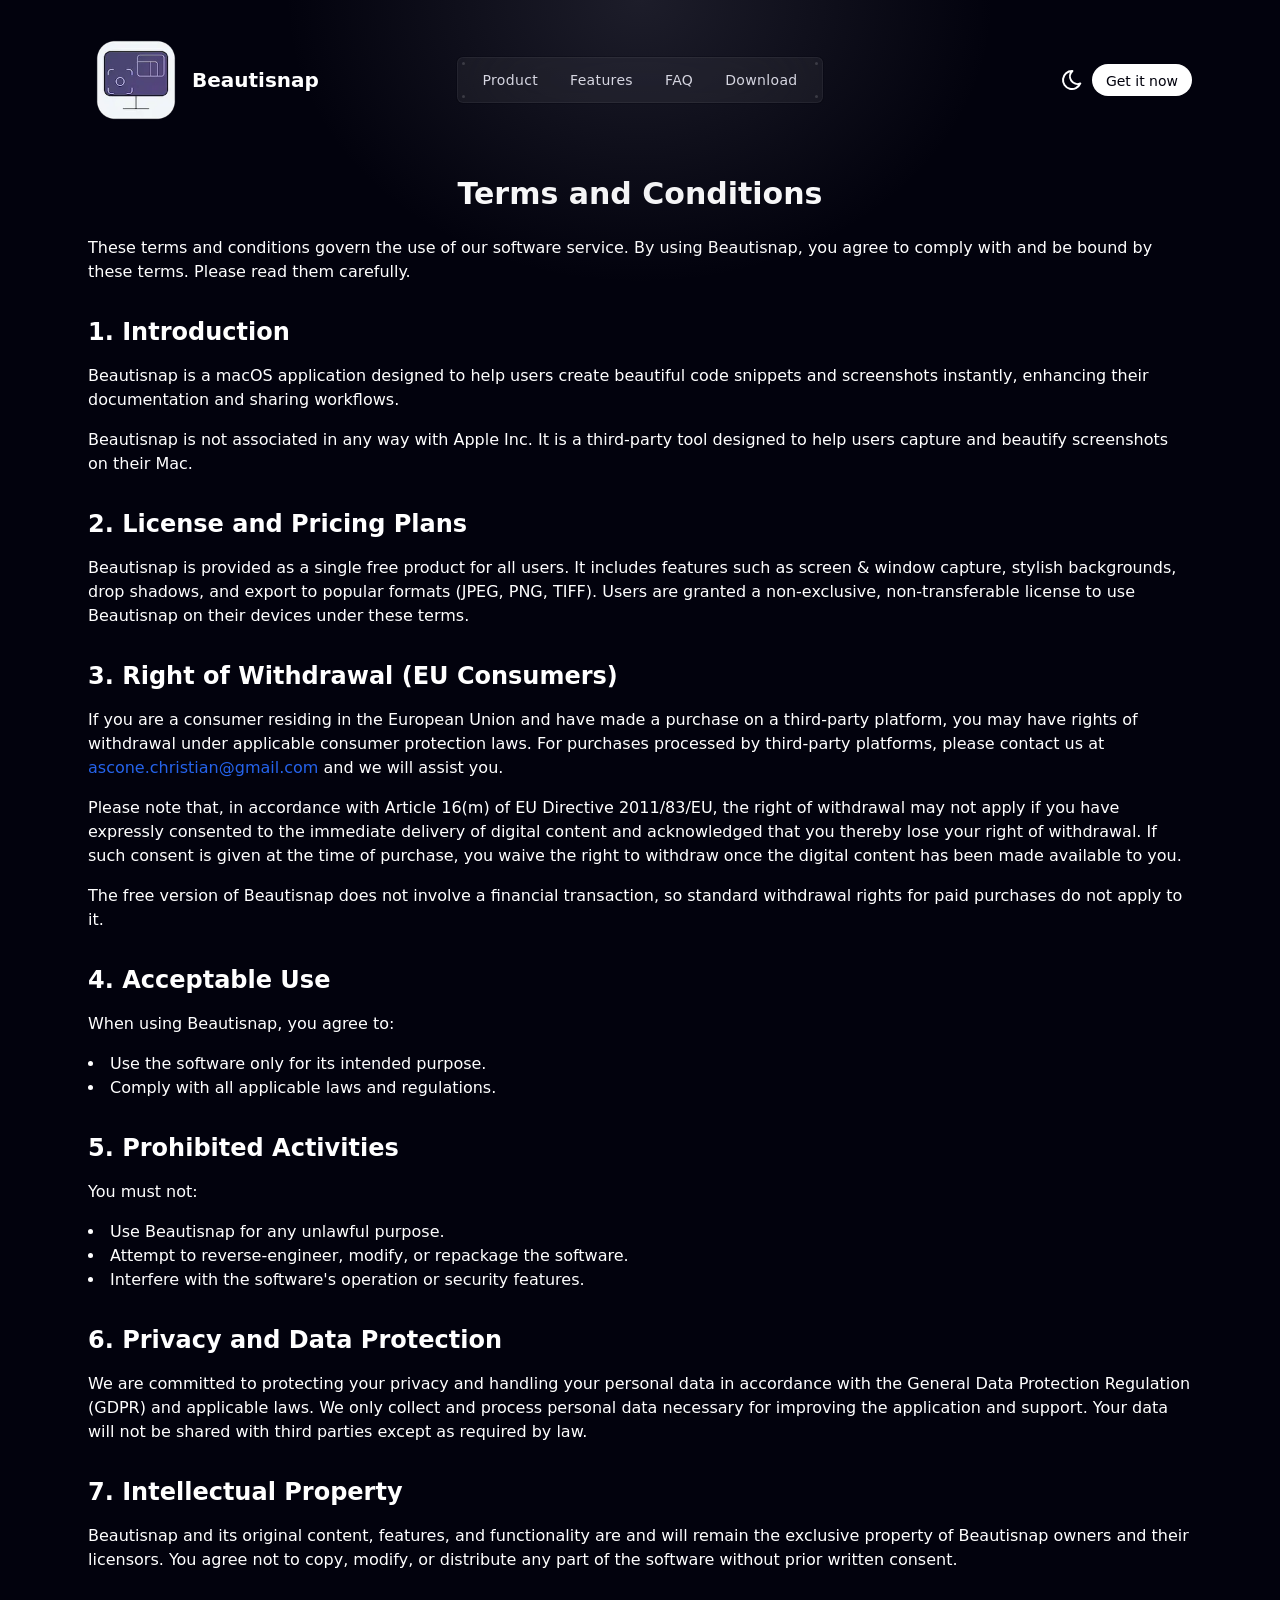
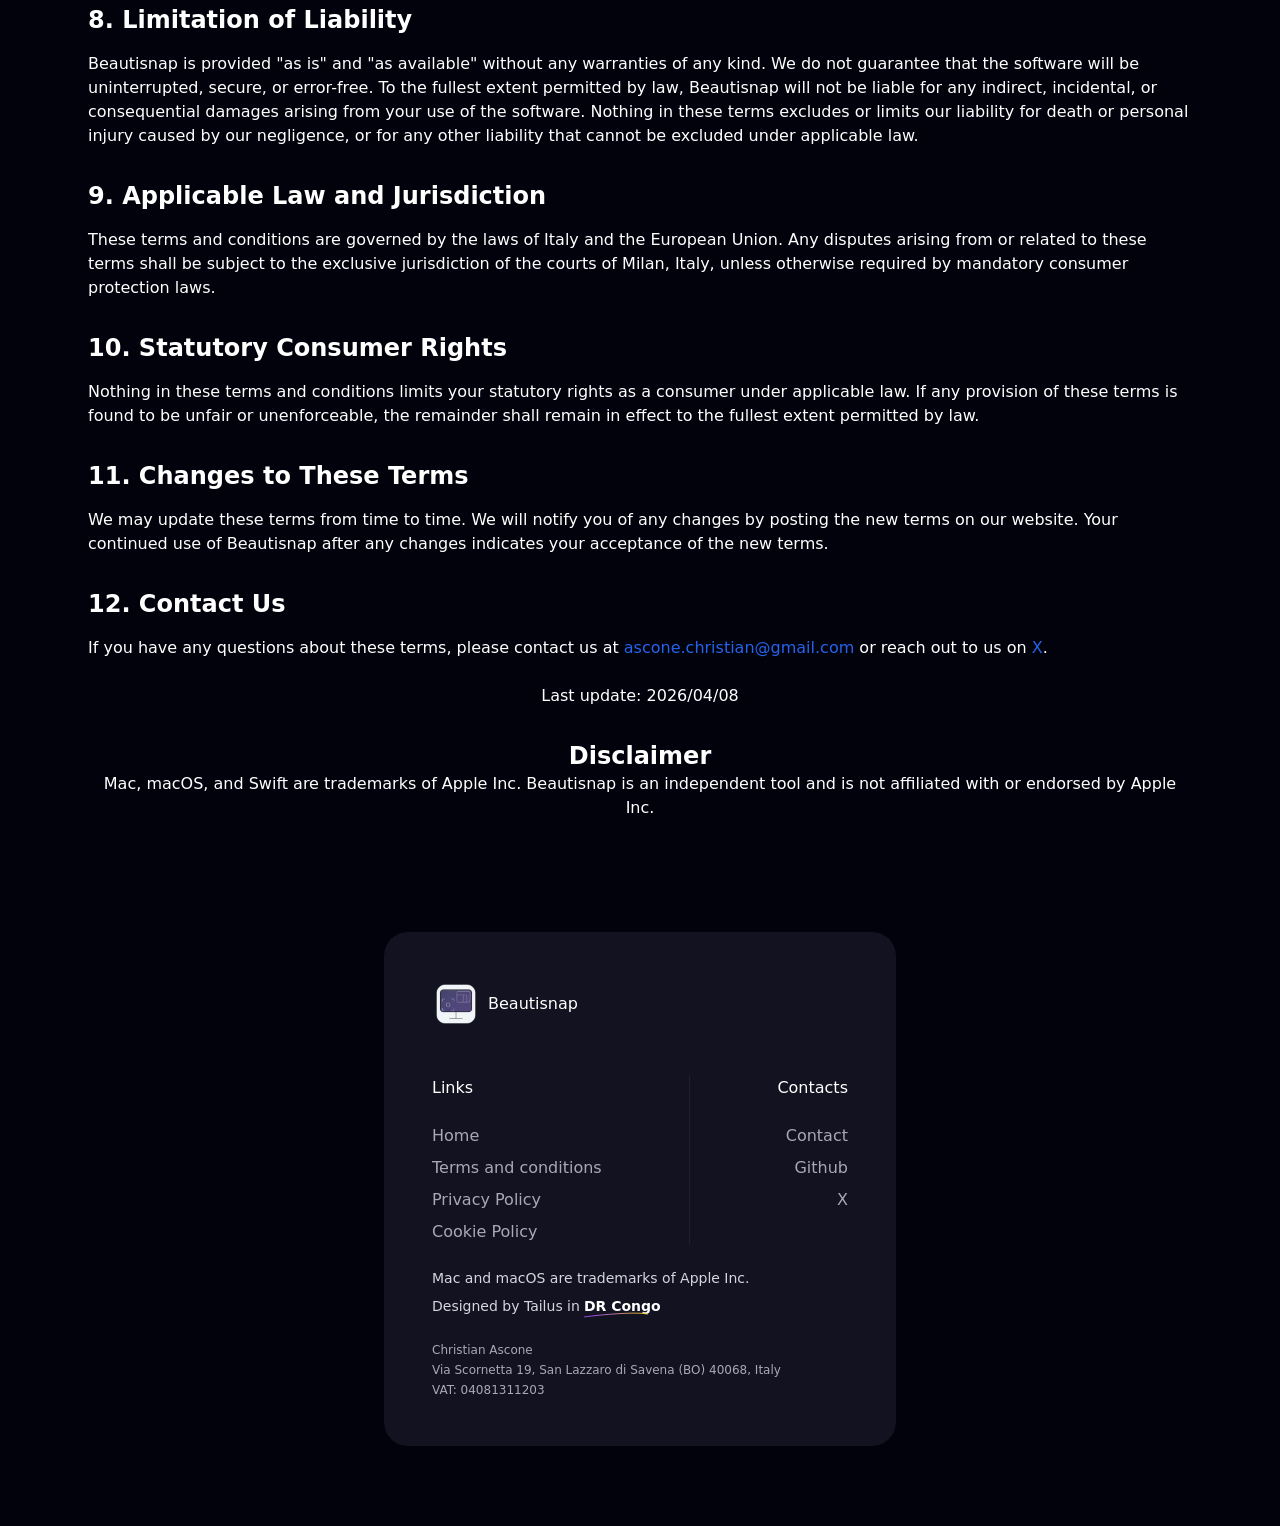
<file: terms-and-conditions/index.html>
<!DOCTYPE html><html lang="en" class="scroll-smooth"> <head><meta charset="UTF-8"><meta name="viewport" content="width=device-width"><link rel="icon" type="image/x-icon" href="/favicon.ico" media="(prefers-color-scheme: light)"><link rel="sitemap" href="/sitemap-index.xml"><meta name="generator" content="Astro v5.16.10"><meta name="color-scheme" content="dark light"><meta name="theme-color" content="#ffffff" media="(prefers-color-scheme: light)"><meta name="theme-color" content="#030712" media="(prefers-color-scheme: dark)"><meta name="google-site-verification" content="rA-V7fonodecuECfBtePij-abLkt1QdWXogrK5ad2nM"><!-- Canonical URL --><link rel="canonical" href="https://beautisnap.github.io/terms-and-conditions/"><!-- Primary Meta Tags --><title>Terms and Conditions - Beautisnap</title><meta name="title" content="Terms and Conditions - Beautisnap"><meta name="description" content="Read the Beautisnap Terms and Conditions. Understand the terms of use for our macOS screenshot tool, including licensing, usage rights, and limitations."><meta name="keywords" content="macOS screenshot app, screenshot beautifier, beautiful screenshots, screen capture tool, screenshot editor, presentation screenshots, SwiftUI app, ScreenCaptureKit, screenshot background, PNG JPEG TIFF export, professional screenshots, Beautisnap"><meta name="author" content="Christian Ascone"><meta name="robots" content="index, follow"><!-- Open Graph / Facebook --><meta property="og:type" content="website"><meta property="og:url" content="https://beautisnap.github.io"><meta property="og:title" content="Terms and Conditions - Beautisnap"><meta property="og:description" content="Read the Beautisnap Terms and Conditions. Understand the terms of use for our macOS screenshot tool, including licensing, usage rights, and limitations."><meta property="og:image" content="https://beautisnap.github.io/og.webp"><meta property="og:image:alt" content="Terms and Conditions - Beautisnap"><meta property="og:locale" content="en_US"><meta property="og:site_name" content="Beautisnap"><!-- Twitter --><meta property="twitter:card" content="summary_large_image"><meta property="twitter:url" content="https://beautisnap.github.io"><meta property="twitter:title" content="Terms and Conditions - Beautisnap"><meta property="twitter:description" content="Read the Beautisnap Terms and Conditions. Understand the terms of use for our macOS screenshot tool, including licensing, usage rights, and limitations."><meta property="twitter:image" content="https://beautisnap.github.io/og.webp"><meta property="twitter:image:alt" content="Terms and Conditions - Beautisnap"><meta name="twitter:site" content="@christianascone"><meta name="twitter:creator" content="@christianascone"><!-- <script --><!--   is:inline --><!--   type="text/javascript" --><!--   src="//embeds.iubenda.com/widgets/e7a93c9e-a3e7-4f69-9348-e8fc11f4b0b0.js" --><!-- ></script> --><!-- Disable paddle libraries loading --><!-- <script is:inline src="https://cdn.paddle.com/paddle/v2/paddle.js"></script> --><!-- <script is:inline define:vars={{ paddleClientSideToken }}> --><!--   if (paddleClientSideToken.startsWith("test_")) { --><!--     Paddle.Environment.set("sandbox"); --><!--   } --><!--   Paddle.Initialize({ --><!--     token: paddleClientSideToken, --><!--   }); --><!-- </script> --><script type="application/ld+json">{"@context":"https://schema.org","@graph":[{"@type":"WebSite","@id":"https://beautisnap.app/#website","url":"https://beautisnap.app","name":"Beautisnap","description":"Beautisnap is a native macOS app that transforms screenshots into stunning, presentation-ready images. Add stylish backgrounds and shadows instantly.","publisher":{"@id":"https://beautisnap.app/#organization"}},{"@type":"SoftwareApplication","@id":"https://beautisnap.app/#software","name":"Beautisnap","description":"Beautisnap is a native macOS app that transforms screenshots into stunning, presentation-ready images. Add stylish backgrounds and shadows instantly.","url":"https://beautisnap.app","applicationCategory":"MultimediaApplication","applicationSubCategory":"Screenshot Tool","operatingSystem":"macOS 12+","offers":[{"@type":"Offer","name":"Beautisnap","price":"0","priceCurrency":"USD"}],"image":"https://beautisnap.github.io/og.webp","screenshot":["https://beautisnap.github.io/screenshot-1.png","https://beautisnap.github.io/screenshot-2.png","https://beautisnap.github.io/screenshot-3.png"],"featureList":["Window and area screen capture","Automatic background styling","Drop shadows and rounded corners","Custom watermark support","Export to PNG, JPEG, TIFF","Native SwiftUI interface","ScreenCaptureKit integration","Privacy-first, no cloud uploads"],"softwareVersion":"1.0","publisher":{"@id":"https://beautisnap.app/#organization"}},{"@type":"Organization","@id":"https://beautisnap.app/#organization","name":"Beautisnap","url":"https://beautisnap.app","logo":{"@type":"ImageObject","url":"https://beautisnap.github.io/logo.webp","width":512,"height":512},"sameAs":["https://github.com/christianascone","https://x.com/christianascone"],"contactPoint":{"@type":"ContactPoint","email":"ascone.christian@gmail.com","contactType":"customer support"}},{"@type":"FAQPage","@id":"https://beautisnap.app/#faq","mainEntity":[{"@type":"Question","name":"What is Beautisnap?","acceptedAnswer":{"@type":"Answer","text":"Beautisnap is a native macOS utility that transforms your screenshots into beautiful, presentation-ready images. It automatically applies stylish backgrounds, shadows, and rounded corners to make your captures look professional instantly."}},{"@type":"Question","name":"What macOS version does Beautisnap require?","acceptedAnswer":{"@type":"Answer","text":"Beautisnap requires macOS 12 (Monterey) or later. It is built with SwiftUI and ScreenCaptureKit APIs for maximum native performance."}},{"@type":"Question","name":"Is Beautisnap free?","acceptedAnswer":{"@type":"Answer","text":"Yes. Beautisnap is free for everyone and includes the full set of features such as screen and window capture, stylish backgrounds, and multiple export formats."}},{"@type":"Question","name":"Does Beautisnap upload my screenshots to the cloud?","acceptedAnswer":{"@type":"Answer","text":"No. Beautisnap is privacy-first and processes everything locally on your device. Your screenshots never leave your Mac — no account required, no cloud storage, no tracking."}},{"@type":"Question","name":"What export formats does Beautisnap support?","acceptedAnswer":{"@type":"Answer","text":"Beautisnap supports JPEG, PNG, and TIFF exports."}},{"@type":"Question","name":"Is Beautisnap a one-time purchase or a subscription?","acceptedAnswer":{"@type":"Answer","text":"Beautisnap is free for everyone — there is no purchase or subscription required."}},{"@type":"Question","name":"Can I use Beautisnap for capturing specific windows or areas?","acceptedAnswer":{"@type":"Answer","text":"Yes! Beautisnap supports screen capture, window capture, and custom area selection. Each capture mode automatically applies professional styling so your images are ready to share immediately."}}]}]}</script><link rel="stylesheet" href="/_astro/cookie-policy.DeaM7aWS.css"></head> <body class="overflow-x-hidden bg-white dark:bg-gray-950"> <!-- Skip to main content link for keyboard navigation (WCAG 2.4.1) --> <a href="#main-content" class="sr-only focus:not-sr-only focus:absolute focus:top-4 focus:left-4 focus:z-[100] focus:px-4 focus:py-2 focus:bg-primary-600 focus:text-white focus:rounded-md focus:outline-none focus:ring-2 focus:ring-primary-500 focus:ring-offset-2">
Skip to main content
</a> <header> <nav aria-label="Main navigation" class="absolute z-50 w-full lg:bg-transparent dark:lg:bg-transparent"> <div class="max-w-6xl mx-auto px-6 md:px-12 xl:px-6">  <div class="relative flex flex-wrap items-center justify-between gap-6 py-3 md:gap-0 md:py-4 lg:py-8"> <div class="relative z-20 flex w-full items-center justify-between md:px-0 lg:w-max"> <a href="/" aria-label="Go home" class="flex items-center gap-2"> <img src="/logo_144_144.webp" class="w-24" alt="Beautisnap logo"> <span class="text-gray-900 dark:text-white font-bold text-xl">Beautisnap</span> </a> <div class="relative flex max-h-10 items-center lg:hidden"> <style>astro-island,astro-slot,astro-static-slot{display:contents}</style><script>(()=>{var e=async t=>{await(await t())()};(self.Astro||(self.Astro={})).load=e;window.dispatchEvent(new Event("astro:load"));})();</script><script>(()=>{var A=Object.defineProperty;var g=(i,o,a)=>o in i?A(i,o,{enumerable:!0,configurable:!0,writable:!0,value:a}):i[o]=a;var d=(i,o,a)=>g(i,typeof o!="symbol"?o+"":o,a);{let i={0:t=>m(t),1:t=>a(t),2:t=>new RegExp(t),3:t=>new Date(t),4:t=>new Map(a(t)),5:t=>new Set(a(t)),6:t=>BigInt(t),7:t=>new URL(t),8:t=>new Uint8Array(t),9:t=>new Uint16Array(t),10:t=>new Uint32Array(t),11:t=>1/0*t},o=t=>{let[l,e]=t;return l in i?i[l](e):void 0},a=t=>t.map(o),m=t=>typeof t!="object"||t===null?t:Object.fromEntries(Object.entries(t).map(([l,e])=>[l,o(e)]));class y extends HTMLElement{constructor(){super(...arguments);d(this,"Component");d(this,"hydrator");d(this,"hydrate",async()=>{var b;if(!this.hydrator||!this.isConnected)return;let e=(b=this.parentElement)==null?void 0:b.closest("astro-island[ssr]");if(e){e.addEventListener("astro:hydrate",this.hydrate,{once:!0});return}let c=this.querySelectorAll("astro-slot"),n={},h=this.querySelectorAll("template[data-astro-template]");for(let r of h){let s=r.closest(this.tagName);s!=null&&s.isSameNode(this)&&(n[r.getAttribute("data-astro-template")||"default"]=r.innerHTML,r.remove())}for(let r of c){let s=r.closest(this.tagName);s!=null&&s.isSameNode(this)&&(n[r.getAttribute("name")||"default"]=r.innerHTML)}let p;try{p=this.hasAttribute("props")?m(JSON.parse(this.getAttribute("props"))):{}}catch(r){let s=this.getAttribute("component-url")||"<unknown>",v=this.getAttribute("component-export");throw v&&(s+=` (export ${v})`),console.error(`[hydrate] Error parsing props for component ${s}`,this.getAttribute("props"),r),r}let u;await this.hydrator(this)(this.Component,p,n,{client:this.getAttribute("client")}),this.removeAttribute("ssr"),this.dispatchEvent(new CustomEvent("astro:hydrate"))});d(this,"unmount",()=>{this.isConnected||this.dispatchEvent(new CustomEvent("astro:unmount"))})}disconnectedCallback(){document.removeEventListener("astro:after-swap",this.unmount),document.addEventListener("astro:after-swap",this.unmount,{once:!0})}connectedCallback(){if(!this.hasAttribute("await-children")||document.readyState==="interactive"||document.readyState==="complete")this.childrenConnectedCallback();else{let e=()=>{document.removeEventListener("DOMContentLoaded",e),c.disconnect(),this.childrenConnectedCallback()},c=new MutationObserver(()=>{var n;((n=this.lastChild)==null?void 0:n.nodeType)===Node.COMMENT_NODE&&this.lastChild.nodeValue==="astro:end"&&(this.lastChild.remove(),e())});c.observe(this,{childList:!0}),document.addEventListener("DOMContentLoaded",e)}}async childrenConnectedCallback(){let e=this.getAttribute("before-hydration-url");e&&await import(e),this.start()}async start(){let e=JSON.parse(this.getAttribute("opts")),c=this.getAttribute("client");if(Astro[c]===void 0){window.addEventListener(`astro:${c}`,()=>this.start(),{once:!0});return}try{await Astro[c](async()=>{let n=this.getAttribute("renderer-url"),[h,{default:p}]=await Promise.all([import(this.getAttribute("component-url")),n?import(n):()=>()=>{}]),u=this.getAttribute("component-export")||"default";if(!u.includes("."))this.Component=h[u];else{this.Component=h;for(let f of u.split("."))this.Component=this.Component[f]}return this.hydrator=p,this.hydrate},e,this)}catch(n){console.error(`[astro-island] Error hydrating ${this.getAttribute("component-url")}`,n)}}attributeChangedCallback(){this.hydrate()}}d(y,"observedAttributes",["props"]),customElements.get("astro-island")||customElements.define("astro-island",y)}})();</script><astro-island uid="Z1zX8ya" component-url="/_astro/ThemeToggle.BzZmpGJ0.js" component-export="default" renderer-url="/_astro/client.7gCkNrrS.js" props="{}" ssr client="load" opts="{&quot;name&quot;:&quot;ThemeToggle&quot;,&quot;value&quot;:true}" await-children><div></div><!--astro:end--></astro-island> </div> </div> <div id="navLayer" aria-hidden="true" class="fixed inset-0 z-10 h-screen w-screen origin-bottom scale-y-0 bg-white/70 backdrop-blur-2xl transition duration-500 dark:bg-gray-900/70 lg:hidden"></div> <div id="navlinks" class="hidden flex-wrap lg:flex gap-6 items-center w-full lg:w-fit"> <div class="lg:fixed lg:inset-x-0 lg:size-fit lg:m-auto"> <div class="relative p-2 bg-gray-950/5 backdrop-blur-2xl ring-1 ring-gray-950/10 dark:ring-gray-950/25 rounded-md border border-white/50 dark:bg-white/5 dark:border-white/5"> <div class="absolute inset-1 flex justify-between"> <div class="flex flex-col justify-between"> <div class="size-[3px] rounded-full bg-gray-950/30 dark:bg-white/15"></div> <div class="size-[3px] rounded-full bg-gray-950/30 dark:bg-white/15"></div> </div> <div class="flex flex-col justify-between"> <div class="size-[3px] rounded-full bg-gray-950/30 dark:bg-white/15"></div> <div class="size-[3px] rounded-full bg-gray-950/30 dark:bg-white/15"></div> </div> </div>  <div class="relative w-full text-gray-600 dark:text-gray-300"> <ul class="flex flex-col gap-6 tracking-wide lg:flex-row lg:gap-0 lg:text-sm"> <li> <a href="/#home" class="px-2 py-1 hover:bg-gray-950/5 hover:text-gray-950 rounded-[--btn-border-radius] block transition dark:hover:text-white md:px-4 dark:hover:bg-white/5"> <span>Product</span> </a> </li><li> <a href="/#features" class="px-2 py-1 hover:bg-gray-950/5 hover:text-gray-950 rounded-[--btn-border-radius] block transition dark:hover:text-white md:px-4 dark:hover:bg-white/5"> <span>Features</span> </a> </li><li> <a href="/#faq" class="px-2 py-1 hover:bg-gray-950/5 hover:text-gray-950 rounded-[--btn-border-radius] block transition dark:hover:text-white md:px-4 dark:hover:bg-white/5"> <span>FAQ</span> </a> </li><li> <a href="/#get-started" class="px-2 py-1 hover:bg-gray-950/5 hover:text-gray-950 rounded-[--btn-border-radius] block transition dark:hover:text-white md:px-4 dark:hover:bg-white/5"> <span>Download</span> </a> </li> </ul> </div>  </div> </div> <div class="w-full my-6 border-t dark:border-[--ui-dark-border-color] pt-6 lg:mt-0 flex gap-2 lg:my-0 lg:border-none lg:pt-0"> <astro-island uid="Z1zX8ya" component-url="/_astro/ThemeToggle.BzZmpGJ0.js" component-export="default" renderer-url="/_astro/client.7gCkNrrS.js" props="{}" ssr client="load" opts="{&quot;name&quot;:&quot;ThemeToggle&quot;,&quot;value&quot;:true}" await-children><div></div><!--astro:end--></astro-island> <a href="/login" class="group flex items-center relative [borderWidth:--btn-border-width] rounded-[--btn-border-radius] *:select-none [&#38;>*:not(.sr-only)]:relative before:rounded-[calc(var(--btn-border-radius)-1px)] before:absolute before:inset-0 before:border-t before:bg-gradient-to-b *:disabled:opacity-20 disabled:before:border-0 disabled:border bg-white dark:bg-transparent before:border-white disabled:text-gray-950/40 disabled:border-gray-200 disabled:bg-gray-100 disabled:*:text-gray-300 disabled:before:border-transparent disabled:before:bg-gray-50 disabled:before:from-transparent dark:before:border-b dark:before:border-t-0 dark:before:border-transparent dark:before:from-transparent dark:hover:before:border-gray-950/20 dark:disabled:border-gray-800/50 disabled:dark:bg-gray-900 dark:disabled:before:bg-gray-900 dark:disabled:before:from-gray-900 dark:*:disabled:!text-white text-gray-900 border-gray-200 before:from-gray-100 hover:bg-gray-100 active:bg-gray-200 dark:text-gray-300 dark:border-gray-300/15 dark:hover:bg-gray-300/5 dark:active:bg-gray-300/10 dark:active:before:from-gray-300/5 text-sm h-8 px-3.5 w-full justify-center md:w-fit lg:hidden">
Sign In
</a> <a href="/#get-started" class="group font-medium [--radial-opacity:0.4] dark:[--radial-opacity:0] rounded-[--btn-border-radius] [background-image:radial-gradient(76%_151%_at_52%_-52%,rgba(255,255,255,var(--radial-opacity))_0%,transparent_100%)] flex items-center justify-center transition-[filter] duration-150 ease-in-out active:brightness-95 dark:shadow-inner dark:border-t dark:border-t-white/35 outline-2 outline-offset-2 focus-visible:outline outline-primary-600 dark:shadow-white/20 disabled:bg-gray-200 disabled:text-gray-400 disabled:shadow-none disabled:hover:brightness-100 dark:disabled:bg-gray-500/10 dark:disabled:[background-image:none] dark:disabled:text-gray-700 dark:disabled:shadow-none dark:disabled:border-none bg-gray-900 text-white [box-shadow:rgba(255,255,255,0.2)_0px_1px_0px_0px_inset,theme(colors.gray.900)_0px_0px_0px_1px] hover:brightness-125 dark:bg-white dark:text-gray-950 text-sm h-8 px-3.5 w-full md:w-fit" aria-label="Get Beautisnap now">
Get it now
</a> </div> </div> </div>  </div> </nav> </header>  <main id="main-content" class="space-y-16 sm:space-y-28 lg:space-y-32 pb-24 overflow-clip"> <section class="relative overflow-hidden scroll-mt-24" id="home"> <div aria-hidden="true" class="opacity-0 dark:opacity-25 absolute [background-image:radial-gradient(theme(colors.gray.500),transparent_50%)] top-0 w-[1000px] z-10 h-[800px] left-1/2 -translate-x-1/2 -translate-y-1/2 pointer-events-none"></div> <div class="max-w-6xl mx-auto px-6 md:px-12 xl:px-6">  <div class="relative pt-32 sm:pt-44 ml-auto text-gray-900 dark:text-white"> <h1 class="text-3xl font-bold mb-6 text-center">Terms and Conditions</h1> <p class="mb-4">
These terms and conditions govern the use of our software service. By
        using Beautisnap, you agree to comply with and be bound by these
        terms. Please read them carefully.
</p> <h2 class="text-2xl font-semibold mb-4 mt-8">1. Introduction</h2> <p class="mb-4">
Beautisnap is a macOS application designed to help users create beautiful code snippets and screenshots instantly, enhancing their documentation and sharing workflows.
</p> <p class="mb-4">
Beautisnap is not associated in any way with Apple Inc. It is a
        third-party tool designed to help users capture and beautify screenshots on their Mac.
</p> <h2 class="text-2xl font-semibold mb-4 mt-8">2. License and Pricing Plans</h2> <p class="mb-4">
Beautisnap is provided as a single free product for all users. It includes features such as screen & window capture, stylish backgrounds, drop shadows, and export to popular formats (JPEG, PNG, TIFF). Users are granted a non-exclusive, non-transferable license to use Beautisnap on their devices under these terms.
</p> <h2 class="text-2xl font-semibold mb-4 mt-8">3. Right of Withdrawal (EU Consumers)</h2> <p class="mb-4">
If you are a consumer residing in the European Union and have made a purchase on a third-party platform, you may have rights of withdrawal under applicable consumer protection laws. For purchases processed by third-party platforms, please contact us at <a href="mailto:ascone.christian@gmail.com" class="text-blue-600 hover:underline">ascone.christian@gmail.com</a> and we will assist you.
</p> <p class="mb-4">
Please note that, in accordance with Article 16(m) of EU Directive 2011/83/EU, the right of withdrawal may not apply if you have expressly consented to the immediate delivery of digital content and acknowledged that you thereby lose your right of withdrawal. If such consent is given at the time of purchase, you waive the right to withdraw once the digital content has been made available to you.
</p> <p class="mb-4">
The free version of Beautisnap does not involve a financial transaction, so standard withdrawal rights for paid purchases do not apply to it.
</p> <h2 class="text-2xl font-semibold mb-4 mt-8">4. Acceptable Use</h2> <p class="mb-4">When using Beautisnap, you agree to:</p> <ul class="list-disc list-inside mb-4"> <li>Use the software only for its intended purpose.</li> <li>Comply with all applicable laws and regulations.</li> </ul> <h2 class="text-2xl font-semibold mb-4 mt-8">5. Prohibited Activities</h2> <p class="mb-4">You must not:</p> <ul class="list-disc list-inside mb-4"> <li>Use Beautisnap for any unlawful purpose.</li> <li>Attempt to reverse-engineer, modify, or repackage the software.</li> <li>Interfere with the software's operation or security features.</li> </ul> <h2 class="text-2xl font-semibold mb-4 mt-8">6. Privacy and Data Protection</h2> <p class="mb-4">
We are committed to protecting your privacy and handling your personal data in accordance with the General Data Protection Regulation (GDPR) and applicable laws. We only collect and process personal data necessary for improving the application and support. Your data will not be shared with third parties except as required by law.
</p> <h2 class="text-2xl font-semibold mb-4 mt-8">7. Intellectual Property</h2> <p class="mb-4">
Beautisnap and its original content, features, and functionality
        are and will remain the exclusive property of Beautisnap owners and their
        licensors. You agree not to copy, modify, or distribute any part of the
        software without prior written consent.
</p> <h2 class="text-2xl font-semibold mb-4 mt-8">
8. Limitation of Liability
</h2> <p class="mb-4">
Beautisnap is provided "as is" and "as available" without any warranties of any kind. We do not guarantee that the software will be uninterrupted, secure, or error-free. To the fullest extent permitted by law, Beautisnap will not be liable for any indirect, incidental, or consequential damages arising from your use of the software. Nothing in these terms excludes or limits our liability for death or personal injury caused by our negligence, or for any other liability that cannot be excluded under applicable law.
</p> <h2 class="text-2xl font-semibold mb-4 mt-8">9. Applicable Law and Jurisdiction</h2> <p class="mb-4">
These terms and conditions are governed by the laws of Italy and the European Union. Any disputes arising from or related to these terms shall be subject to the exclusive jurisdiction of the courts of Milan, Italy, unless otherwise required by mandatory consumer protection laws.
</p> <h2 class="text-2xl font-semibold mb-4 mt-8">10. Statutory Consumer Rights</h2> <p class="mb-4">
Nothing in these terms and conditions limits your statutory rights as a consumer under applicable law. If any provision of these terms is found to be unfair or unenforceable, the remainder shall remain in effect to the fullest extent permitted by law.
</p> <h2 class="text-2xl font-semibold mb-4 mt-8">
11. Changes to These Terms
</h2> <p class="mb-4">
We may update these terms from time to time. We will notify you of any
        changes by posting the new terms on our website. Your continued use of
        Beautisnap after any changes indicates your acceptance of the new
        terms.
</p> <h2 class="text-2xl font-semibold mb-4 mt-8">12. Contact Us</h2> <p class="mb-4">
If you have any questions about these terms, please contact us at <a href="mailto:ascone.christian@gmail.com" class="text-blue-600 hover:underline">ascone.christian@gmail.com</a> or reach out to us on <a href="https://twitter.com/christianascone" target="_blank" rel="noopener noreferrer" class="text-blue-600 hover:underline">X</a>.
</p> <p class="mt-6 text-center">Last update: 2026/04/08</p> <h2 class="text-2xl font-semibold mt-8 text-center">Disclaimer</h2> <p class="mb-4 text-center">
Mac, macOS, and Swift are trademarks of Apple Inc. Beautisnap is an
        independent tool and is not affiliated with or endorsed by Apple Inc.
</p> </div>  </div> </section> <astro-island uid="NnMGO" component-url="/_astro/BackToTopButton.BWjK2V6t.js" component-export="default" renderer-url="/_astro/client.7gCkNrrS.js" props="{}" ssr client="load" opts="{&quot;name&quot;:&quot;BackToTopButton&quot;,&quot;value&quot;:true}" await-children><button id="backToTopBtn" aria-label="Back to top" class="group font-medium [--radial-opacity:0.4] dark:[--radial-opacity:0] [background-image:radial-gradient(76%_151%_at_52%_-52%,rgba(255,255,255,var(--radial-opacity))_0%,transparent_100%)] flex items-center justify-center ease-in-out active:brightness-95 dark:shadow-inner dark:border-t dark:border-t-white/35 outline-2 outline-offset-2 focus-visible:outline outline-primary-600 dark:shadow-white/20 disabled:bg-gray-200 disabled:text-gray-400 disabled:shadow-none disabled:hover:brightness-100 dark:disabled:bg-gray-500/10 dark:disabled:[background-image:none] dark:disabled:text-gray-700 dark:disabled:shadow-none dark:disabled:border-none bg-primary-600 [box-shadow:rgba(255,255,255,0.35)_0px_1px_0px_0px_inset,theme(colors.primary.600)_0px_0px_0px_1px] hover:brightness-[1.1] h-10 fixed bottom-1 right-7 z-50 text-white p-3 rounded-full text-lg hover:bg-primary-700 transition transform duration-500 opacity-0 translate-y-10"><svg width="15" height="15" viewBox="0 0 15 15" fill="none" xmlns="http://www.w3.org/2000/svg" aria-hidden="true" role="img"><path d="M7.14645 2.14645C7.34171 1.95118 7.65829 1.95118 7.85355 2.14645L11.8536 6.14645C12.0488 6.34171 12.0488 6.65829 11.8536 6.85355C11.6583 7.04882 11.3417 7.04882 11.1464 6.85355L8 3.70711L8 12.5C8 12.7761 7.77614 13 7.5 13C7.22386 13 7 12.7761 7 12.5L7 3.70711L3.85355 6.85355C3.65829 7.04882 3.34171 7.04882 3.14645 6.85355C2.95118 6.65829 2.95118 6.34171 3.14645 6.14645L7.14645 2.14645Z" fill="currentColor" fill-rule="evenodd" clip-rule="evenodd"></path></svg></button><!--astro:end--></astro-island> </main>  <footer class="pb-6 sm:pb-12 lg:pb-20"> <div class="max-w-6xl mx-auto px-6 md:px-12 xl:px-6">  <div class="p-6 rounded-[--card-border-radius] bg-gray-50 mx-auto max-w-lg dark:bg-[--card-dark-bg] sm:p-12"> <div class="flex"> <a href="/" aria-label="Go home" class="flex items-center gap-2"> <img src="/logo_144_144.webp" class="w-12" alt="Beautisnap logo"> <span class="text-gray-900 dark:text-white">Beautisnap</span> </a> </div> <div class="mt-12 mb-6 flex justify-between gap-4"> <div> <span class="text-gray-950 dark:text-white font-medium">Links</span> <ul class="mt-6 space-y-2"> <li> <a href="/" class="text-gray-600 dark:text-gray-400 transition hover:text-primary-600 dark:hover:text-primary-400"> Home </a> </li><li> <a href="/terms-and-conditions" class="text-gray-600 dark:text-gray-400 transition hover:text-primary-600 dark:hover:text-primary-400"> Terms and conditions </a> </li><li> <a href="/privacy-policy" class="text-gray-600 dark:text-gray-400 transition hover:text-primary-600 dark:hover:text-primary-400"> Privacy Policy </a> </li><li> <a href="/cookie-policy" class="text-gray-600 dark:text-gray-400 transition hover:text-primary-600 dark:hover:text-primary-400"> Cookie Policy </a> </li> </ul> </div> <span class="block w-px bg-gray-200 dark:bg-gray-800"></span> <div> <span class="text-gray-950 dark:text-white font-medium">Contacts</span> <ul class="mt-6 space-y-2 text-right"> <li> <a href="mailto:ascone.christian@gmail.com?subject=Beautisnap%20Contact" class="text-gray-600 dark:text-gray-400 transition hover:text-primary-600 dark:hover:text-primary-400"> Contact </a> </li><li> <a href="https://github.com/christianascone" class="text-gray-600 dark:text-gray-400 transition hover:text-primary-600 dark:hover:text-primary-400" target="_blank" rel="noopener noreferrer"> Github </a> </li><li> <a href="https://x.com/christianascone" class="text-gray-600 dark:text-gray-400 transition hover:text-primary-600 dark:hover:text-primary-400" target="_blank" rel="noopener noreferrer"> X </a> </li> </ul> </div> </div> <div class="mb-2 text-sm flex flex-wrap gap-1 overflow-hidden font-medium text-gray-700 dark:text-gray-300"> <p>Mac and macOS are trademarks of Apple Inc.</p> </div> <div class="-mb-2 text-sm flex flex-wrap gap-1 overflow-hidden font-medium text-gray-700 dark:text-gray-300">
Designed by Tailus in<div class="flex items-start justify-center gap-2 text-center font-semibold text-gray-950 dark:text-white sm:gap-1"> <div class="block"> <div class="block pb-2">DR Congo</div><div class="-mt-5 grow overflow-hidden"> <svg aria-hidden="true" class="w-16" height="22" viewBox="0 0 283 22" fill="none" xmlns="http://www.w3.org/2000/svg"><path d="M1.24715 19.3744C72.4051 10.3594 228.122 -4.71194 281.724 7.12332" stroke="url(#paint0_linear_pl)" stroke-width="4"></path><defs><linearGradient id="paint0_linear_pl" x1="282" y1="5.49999" x2="40" y2="13" gradientUnits="userSpaceOnUse"><stop stop-color="#facc15"></stop><stop offset="1" stop-color="#a855f7"></stop></linearGradient></defs></svg> </div> </div> </div> </div> <div class="mt-6 text-xs flex flex-wrap gap-1 overflow-hidden text-gray-600 dark:text-gray-400"> <p>Christian Ascone</p> <p>Via Scornetta 19, San Lazzaro di Savena (BO) 40068, Italy</p> <p>VAT: 04081311203</p> </div> </div>  </div> </footer> </body></html>
</file>
<file: _astro/cookie-policy.DeaM7aWS.css>
*,:before,:after{box-sizing:border-box;border-width:0;border-style:solid;border-color:#e7e7f0}:before,:after{--tw-content: ""}html,:host{line-height:1.5;-webkit-text-size-adjust:100%;-moz-tab-size:4;-o-tab-size:4;tab-size:4;font-family:ui-sans-serif,system-ui,sans-serif,"Apple Color Emoji","Segoe UI Emoji",Segoe UI Symbol,"Noto Color Emoji";font-feature-settings:normal;font-variation-settings:normal;-webkit-tap-highlight-color:transparent}body{margin:0;line-height:inherit}hr{height:0;color:inherit;border-top-width:1px}abbr:where([title]){-webkit-text-decoration:underline dotted;text-decoration:underline dotted}h1,h2,h3,h4,h5,h6{font-size:inherit;font-weight:inherit}a{color:inherit;text-decoration:inherit}b,strong{font-weight:bolder}code,kbd,samp,pre{font-family:ui-monospace,SFMono-Regular,Menlo,Monaco,Consolas,Liberation Mono,Courier New,monospace;font-feature-settings:normal;font-variation-settings:normal;font-size:1em}small{font-size:80%}sub,sup{font-size:75%;line-height:0;position:relative;vertical-align:baseline}sub{bottom:-.25em}sup{top:-.5em}table{text-indent:0;border-color:inherit;border-collapse:collapse}button,input,optgroup,select,textarea{font-family:inherit;font-feature-settings:inherit;font-variation-settings:inherit;font-size:100%;font-weight:inherit;line-height:inherit;letter-spacing:inherit;color:inherit;margin:0;padding:0}button,select{text-transform:none}button,input:where([type=button]),input:where([type=reset]),input:where([type=submit]){-webkit-appearance:button;background-color:transparent;background-image:none}:-moz-focusring{outline:auto}:-moz-ui-invalid{box-shadow:none}progress{vertical-align:baseline}::-webkit-inner-spin-button,::-webkit-outer-spin-button{height:auto}[type=search]{-webkit-appearance:textfield;outline-offset:-2px}::-webkit-search-decoration{-webkit-appearance:none}::-webkit-file-upload-button{-webkit-appearance:button;font:inherit}summary{display:list-item}blockquote,dl,dd,h1,h2,h3,h4,h5,h6,hr,figure,p,pre{margin:0}fieldset{margin:0;padding:0}legend{padding:0}ol,ul,menu{list-style:none;margin:0;padding:0}dialog{padding:0}textarea{resize:vertical}input::-moz-placeholder,textarea::-moz-placeholder{opacity:1;color:#a8a8b8}input::placeholder,textarea::placeholder{opacity:1;color:#a8a8b8}button,[role=button]{cursor:pointer}:disabled{cursor:default}img,svg,video,canvas,audio,iframe,embed,object{display:block;vertical-align:middle}img,video{max-width:100%;height:auto}[hidden]{display:none}:root{--accordion-border-radius: 1.5rem;--accordion-ghost-light-bg: #F5F5F9;--accordion-soft-light-bg: #F5F5F9;--accordion-ghost-dark-bg: #121220;--accordion-soft-dark-bg: #121220;--accordion-dark-bg: #121220;--accordion-shadow: 0 4px 6px -1px rgb(2 2 13 / var(--accordion-shadow-opacity)), 0 2px 4px -2px rgb(2 2 13 / var(--accordion-shadow-opacity));--accordion-shadow-opacity: 4%;--alert-border-radius: 1.5rem;--alert-shadow: 0 4px 6px -1px rgb(2 2 13 / var(--alert-shadow-opacity)), 0 2px 4px -2px rgb(2 2 13 / var(--alert-shadow-opacity));--alert-shadow-opacity: 4%;--annonce-border-radius: 9999px;--avatar-border-radius: 9999px;--avatar-status-position: 1px;--badge-border-radius: 9999px;--btn-border-radius: 9999px;--btn-border-width: 1.5px;--card-border-radius: 1.5rem;--card-shadow: 0 4px 6px -1px rgb(2 2 13 / var(--card-shadow-opacity)), 0 2px 4px -2px rgb(2 2 13 / var(--card-shadow-opacity));--card-shadow-opacity: 4%;--card-padding: 2rem;--card-light-bg: #F5F5F9;--card-dark-bg: #121220;--menu-border-radius: .75rem;--menu-light-bg-opacity: 80%;--menu-dark-bg-opacity: 50%;--menu-shadow: 0 4px 6px -1px rgb(2 2 13 / var(--menu-shadow-opacity)), 0 2px 4px -2px rgb(2 2 13 / var(--menu-shadow-opacity));--menu-shadow-opacity: 4%;--menu-light-backdrop-blur: 3rem;--menu-dark-backdrop-blur: 3rem;--menu-light-border-color: #E7E7F0;--menu-dark-border-color: #1F1F31;--feedback-shadow: 0 4px 6px -1px rgb(2 2 13 / var(--feedback-shadow-opacity)), 0 2px 4px -2px rgb(2 2 13 / var(--feedback-shadow-opacity));--feedback-shadow-opacity: 4%;--feedback-dark-bg: #121220;--feedback-light-border-color: #E7E7F0;--feedback-dark-border-color: #1F1F31;--flag-border-radius: 1.5rem;--flag-padding: 1.5rem;--field-border-radius: .5rem;--field-light-bg: #F5F5F9;--field-light-focus-bg: #FAFAFE;--field-dark-bg: #1F1F31;--field-dark-focus-bg: #121220;--field-light-border-color: #E7E7F0;--field-dark-border-color: #1F1F31;--popover-border-radius: 1.5rem;--popover-padding: 1.5rem;--switch-border-radius: 9999px;--tabs-border-radius: 9999px;--tabs-light-bg: #F5F5F9;--tabs-dark-bg: #1F1F31;--tabs-indicator-dark-bg: #02020D;--tabs-bottom-indicator-trigger-dark-bg: #1F1F31;--tabs-bottom-indicator-light-bg: #5EA0BD;--tabs-bottom-indicator-dark-bg: #C8EFF8;--tabs-light-border-color: #E7E7F0;--tabs-dark-border-color: #1F1F31;--tabs-soft-border-radius: 9999px;--tabs-bottom-indicator-border-radius: 9999px;--tooltip-border-radius: 9999px;--toast-border-radius: 1.5rem;--separator-light-color: #E7E7F0;--separator-dark-color: #1F1F31;--ui-light-border-color: #E7E7F0;--ui-dark-border-color: #1F1F31;--ui-light-border-hover-color: #D6D6E1;--ui-dark-border-hover-color: #3A3A4B;--select-dark-bg: #02020D}*,:before,:after{--tw-border-spacing-x: 0;--tw-border-spacing-y: 0;--tw-translate-x: 0;--tw-translate-y: 0;--tw-rotate: 0;--tw-skew-x: 0;--tw-skew-y: 0;--tw-scale-x: 1;--tw-scale-y: 1;--tw-pan-x: ;--tw-pan-y: ;--tw-pinch-zoom: ;--tw-scroll-snap-strictness: proximity;--tw-gradient-from-position: ;--tw-gradient-via-position: ;--tw-gradient-to-position: ;--tw-ordinal: ;--tw-slashed-zero: ;--tw-numeric-figure: ;--tw-numeric-spacing: ;--tw-numeric-fraction: ;--tw-ring-inset: ;--tw-ring-offset-width: 0px;--tw-ring-offset-color: #fff;--tw-ring-color: rgb(59 130 246 / .5);--tw-ring-offset-shadow: 0 0 #0000;--tw-ring-shadow: 0 0 #0000;--tw-shadow: 0 0 #0000;--tw-shadow-colored: 0 0 #0000;--tw-blur: ;--tw-brightness: ;--tw-contrast: ;--tw-grayscale: ;--tw-hue-rotate: ;--tw-invert: ;--tw-saturate: ;--tw-sepia: ;--tw-drop-shadow: ;--tw-backdrop-blur: ;--tw-backdrop-brightness: ;--tw-backdrop-contrast: ;--tw-backdrop-grayscale: ;--tw-backdrop-hue-rotate: ;--tw-backdrop-invert: ;--tw-backdrop-opacity: ;--tw-backdrop-saturate: ;--tw-backdrop-sepia: ;--tw-contain-size: ;--tw-contain-layout: ;--tw-contain-paint: ;--tw-contain-style: }::backdrop{--tw-border-spacing-x: 0;--tw-border-spacing-y: 0;--tw-translate-x: 0;--tw-translate-y: 0;--tw-rotate: 0;--tw-skew-x: 0;--tw-skew-y: 0;--tw-scale-x: 1;--tw-scale-y: 1;--tw-pan-x: ;--tw-pan-y: ;--tw-pinch-zoom: ;--tw-scroll-snap-strictness: proximity;--tw-gradient-from-position: ;--tw-gradient-via-position: ;--tw-gradient-to-position: ;--tw-ordinal: ;--tw-slashed-zero: ;--tw-numeric-figure: ;--tw-numeric-spacing: ;--tw-numeric-fraction: ;--tw-ring-inset: ;--tw-ring-offset-width: 0px;--tw-ring-offset-color: #fff;--tw-ring-color: rgb(59 130 246 / .5);--tw-ring-offset-shadow: 0 0 #0000;--tw-ring-shadow: 0 0 #0000;--tw-shadow: 0 0 #0000;--tw-shadow-colored: 0 0 #0000;--tw-blur: ;--tw-brightness: ;--tw-contrast: ;--tw-grayscale: ;--tw-hue-rotate: ;--tw-invert: ;--tw-saturate: ;--tw-sepia: ;--tw-drop-shadow: ;--tw-backdrop-blur: ;--tw-backdrop-brightness: ;--tw-backdrop-contrast: ;--tw-backdrop-grayscale: ;--tw-backdrop-hue-rotate: ;--tw-backdrop-invert: ;--tw-backdrop-opacity: ;--tw-backdrop-saturate: ;--tw-backdrop-sepia: ;--tw-contain-size: ;--tw-contain-layout: ;--tw-contain-paint: ;--tw-contain-style: }.container{width:100%}@media (min-width: 640px){.container{max-width:640px}}@media (min-width: 768px){.container{max-width:768px}}@media (min-width: 1024px){.container{max-width:1024px}}@media (min-width: 1280px){.container{max-width:1280px}}@media (min-width: 1536px){.container{max-width:1536px}}.card-shadow{box-shadow:var(--card-shadow)}.pointer-events-none{pointer-events:none}.static{position:static}.fixed{position:fixed}.absolute{position:absolute}.relative{position:relative}.inset-0{inset:0}.inset-1{inset:.25rem}.-bottom-1{bottom:-.25rem}.-left-2{left:-.5rem}.-right-2{right:-.5rem}.-top-1{top:-.25rem}.bottom-1{bottom:.25rem}.bottom-4{bottom:1rem}.left-1\/2{left:50%}.left-4{left:1rem}.right-4{right:1rem}.right-7{right:1.75rem}.top-0{top:0}.top-1\/2{top:50%}.top-4{top:1rem}.z-10{z-index:10}.z-20{z-index:20}.z-50{z-index:50}.z-\[1\]{z-index:1}.m-auto{margin:auto}.mx-auto{margin-left:auto;margin-right:auto}.my-12{margin-top:3rem;margin-bottom:3rem}.my-2{margin-top:.5rem;margin-bottom:.5rem}.my-6{margin-top:1.5rem;margin-bottom:1.5rem}.my-7{margin-top:1.75rem;margin-bottom:1.75rem}.-mb-2{margin-bottom:-.5rem}.-ml-1{margin-left:-.25rem}.-mr-1{margin-right:-.25rem}.-mt-5{margin-top:-1.25rem}.mb-12{margin-bottom:3rem}.mb-2{margin-bottom:.5rem}.mb-3{margin-bottom:.75rem}.mb-4{margin-bottom:1rem}.mb-6{margin-bottom:1.5rem}.mb-8{margin-bottom:2rem}.ml-auto{margin-left:auto}.ms-3{margin-inline-start:.75rem}.mt-12{margin-top:3rem}.mt-16{margin-top:4rem}.mt-2{margin-top:.5rem}.mt-3{margin-top:.75rem}.mt-4{margin-top:1rem}.mt-6{margin-top:1.5rem}.mt-8{margin-top:2rem}.mt-auto{margin-top:auto}.block{display:block}.inline-block{display:inline-block}.flex{display:flex}.grid{display:grid}.hidden{display:none}.size-10{width:2.5rem;height:2.5rem}.size-12{width:3rem;height:3rem}.size-3\.5{width:.875rem;height:.875rem}.size-4{width:1rem;height:1rem}.size-5{width:1.25rem;height:1.25rem}.size-6{width:1.5rem;height:1.5rem}.size-7{width:1.75rem;height:1.75rem}.size-8{width:2rem;height:2rem}.size-9{width:2.25rem;height:2.25rem}.size-\[1\.125rem\]{width:1.125rem;height:1.125rem}.size-\[3px\]{width:3px;height:3px}.h-1\.5{height:.375rem}.h-10{height:2.5rem}.h-12{height:3rem}.h-3{height:.75rem}.h-4{height:1rem}.h-6{height:1.5rem}.h-64{height:16rem}.h-7{height:1.75rem}.h-8{height:2rem}.h-9{height:2.25rem}.h-\[800px\]{height:800px}.h-auto{height:auto}.h-fit{height:-moz-fit-content;height:fit-content}.h-full{height:100%}.h-screen{height:100vh}.max-h-10{max-height:2.5rem}.max-h-\[70vh\]{max-height:70vh}.max-h-full{max-height:100%}.w-0\.5{width:.125rem}.w-12{width:3rem}.w-16{width:4rem}.w-24{width:6rem}.w-3{width:.75rem}.w-4{width:1rem}.w-5{width:1.25rem}.w-6{width:1.5rem}.w-\[1000px\]{width:1000px}.w-\[54\%\]{width:54%}.w-\[58\%\]{width:58%}.w-\[63\%\]{width:63%}.w-\[68\%\]{width:68%}.w-\[98\%\]{width:98%}.w-\[calc\(100\%-3\.25rem\)\]{width:calc(100% - 3.25rem)}.w-full{width:100%}.w-px{width:1px}.w-screen{width:100vw}.min-w-full{min-width:100%}.max-w-3xl{max-width:48rem}.max-w-6xl{max-width:72rem}.max-w-full{max-width:100%}.max-w-lg{max-width:32rem}.max-w-xl{max-width:36rem}.flex-shrink-0,.shrink-0{flex-shrink:0}.grow{flex-grow:1}.origin-bottom{transform-origin:bottom}.-translate-x-1\/2{--tw-translate-x: -50%;transform:translate(var(--tw-translate-x),var(--tw-translate-y)) rotate(var(--tw-rotate)) skew(var(--tw-skew-x)) skewY(var(--tw-skew-y)) scaleX(var(--tw-scale-x)) scaleY(var(--tw-scale-y))}.-translate-y-1\/2{--tw-translate-y: -50%;transform:translate(var(--tw-translate-x),var(--tw-translate-y)) rotate(var(--tw-rotate)) skew(var(--tw-skew-x)) skewY(var(--tw-skew-y)) scaleX(var(--tw-scale-x)) scaleY(var(--tw-scale-y))}.-translate-y-1\/3{--tw-translate-y: -33.333333%;transform:translate(var(--tw-translate-x),var(--tw-translate-y)) rotate(var(--tw-rotate)) skew(var(--tw-skew-x)) skewY(var(--tw-skew-y)) scaleX(var(--tw-scale-x)) scaleY(var(--tw-scale-y))}.-translate-y-5{--tw-translate-y: -1.25rem;transform:translate(var(--tw-translate-x),var(--tw-translate-y)) rotate(var(--tw-rotate)) skew(var(--tw-skew-x)) skewY(var(--tw-skew-y)) scaleX(var(--tw-scale-x)) scaleY(var(--tw-scale-y))}.translate-y-10{--tw-translate-y: 2.5rem;transform:translate(var(--tw-translate-x),var(--tw-translate-y)) rotate(var(--tw-rotate)) skew(var(--tw-skew-x)) skewY(var(--tw-skew-y)) scaleX(var(--tw-scale-x)) scaleY(var(--tw-scale-y))}.translate-y-4{--tw-translate-y: 1rem;transform:translate(var(--tw-translate-x),var(--tw-translate-y)) rotate(var(--tw-rotate)) skew(var(--tw-skew-x)) skewY(var(--tw-skew-y)) scaleX(var(--tw-scale-x)) scaleY(var(--tw-scale-y))}.rotate-1{--tw-rotate: 1deg;transform:translate(var(--tw-translate-x),var(--tw-translate-y)) rotate(var(--tw-rotate)) skew(var(--tw-skew-x)) skewY(var(--tw-skew-y)) scaleX(var(--tw-scale-x)) scaleY(var(--tw-scale-y))}.rotate-45{--tw-rotate: 45deg;transform:translate(var(--tw-translate-x),var(--tw-translate-y)) rotate(var(--tw-rotate)) skew(var(--tw-skew-x)) skewY(var(--tw-skew-y)) scaleX(var(--tw-scale-x)) scaleY(var(--tw-scale-y))}.scale-125{--tw-scale-x: 1.25;--tw-scale-y: 1.25;transform:translate(var(--tw-translate-x),var(--tw-translate-y)) rotate(var(--tw-rotate)) skew(var(--tw-skew-x)) skewY(var(--tw-skew-y)) scaleX(var(--tw-scale-x)) scaleY(var(--tw-scale-y))}.scale-y-0{--tw-scale-y: 0;transform:translate(var(--tw-translate-x),var(--tw-translate-y)) rotate(var(--tw-rotate)) skew(var(--tw-skew-x)) skewY(var(--tw-skew-y)) scaleX(var(--tw-scale-x)) scaleY(var(--tw-scale-y))}.transform{transform:translate(var(--tw-translate-x),var(--tw-translate-y)) rotate(var(--tw-rotate)) skew(var(--tw-skew-x)) skewY(var(--tw-skew-y)) scaleX(var(--tw-scale-x)) scaleY(var(--tw-scale-y))}.cursor-zoom-in{cursor:zoom-in}.cursor-zoom-out{cursor:zoom-out}.resize{resize:both}.scroll-mt-24{scroll-margin-top:6rem}.list-inside{list-style-position:inside}.list-disc{list-style-type:disc}.flex-col{flex-direction:column}.flex-wrap{flex-wrap:wrap}.items-start{align-items:flex-start}.items-center{align-items:center}.items-baseline{align-items:baseline}.justify-center{justify-content:center}.justify-between{justify-content:space-between}.gap-1{gap:.25rem}.gap-1\.5{gap:.375rem}.gap-2{gap:.5rem}.gap-3{gap:.75rem}.gap-4{gap:1rem}.gap-6{gap:1.5rem}.gap-8{gap:2rem}.gap-x-6{-moz-column-gap:1.5rem;column-gap:1.5rem}.gap-y-4{row-gap:1rem}.space-y-12>:not([hidden])~:not([hidden]){--tw-space-y-reverse: 0;margin-top:calc(3rem * calc(1 - var(--tw-space-y-reverse)));margin-bottom:calc(3rem * var(--tw-space-y-reverse))}.space-y-16>:not([hidden])~:not([hidden]){--tw-space-y-reverse: 0;margin-top:calc(4rem * calc(1 - var(--tw-space-y-reverse)));margin-bottom:calc(4rem * var(--tw-space-y-reverse))}.space-y-2>:not([hidden])~:not([hidden]){--tw-space-y-reverse: 0;margin-top:calc(.5rem * calc(1 - var(--tw-space-y-reverse)));margin-bottom:calc(.5rem * var(--tw-space-y-reverse))}.space-y-3>:not([hidden])~:not([hidden]){--tw-space-y-reverse: 0;margin-top:calc(.75rem * calc(1 - var(--tw-space-y-reverse)));margin-bottom:calc(.75rem * var(--tw-space-y-reverse))}.space-y-4>:not([hidden])~:not([hidden]){--tw-space-y-reverse: 0;margin-top:calc(1rem * calc(1 - var(--tw-space-y-reverse)));margin-bottom:calc(1rem * var(--tw-space-y-reverse))}.space-y-5>:not([hidden])~:not([hidden]){--tw-space-y-reverse: 0;margin-top:calc(1.25rem * calc(1 - var(--tw-space-y-reverse)));margin-bottom:calc(1.25rem * var(--tw-space-y-reverse))}.space-y-6>:not([hidden])~:not([hidden]){--tw-space-y-reverse: 0;margin-top:calc(1.5rem * calc(1 - var(--tw-space-y-reverse)));margin-bottom:calc(1.5rem * var(--tw-space-y-reverse))}.overflow-hidden{overflow:hidden}.overflow-clip{overflow:clip}.overflow-x-hidden{overflow-x:hidden}.scroll-smooth{scroll-behavior:smooth}.whitespace-nowrap{white-space:nowrap}.rounded{border-radius:.25rem}.rounded-2xl{border-radius:1rem}.rounded-3xl{border-radius:1.5rem}.rounded-\[--avatar-border-radius\]{border-radius:var(--avatar-border-radius)}.rounded-\[--btn-border-radius\]{border-radius:var(--btn-border-radius)}.rounded-\[--card-border-radius\]{border-radius:var(--card-border-radius)}.rounded-\[calc\(var\(--card-border-radius\)-1px\)\]{border-radius:calc(var(--card-border-radius) - 1px)}.rounded-full{border-radius:9999px}.rounded-lg{border-radius:.5rem}.rounded-md{border-radius:.375rem}.rounded-xl{border-radius:.75rem}.border{border-width:1px}.border-y{border-top-width:1px;border-bottom-width:1px}.border-t{border-top-width:1px}.border-\[--ui-light-border-color\]{border-color:var(--ui-light-border-color)}.border-accent-200{--tw-border-opacity: 1;border-color:rgb(245 208 254 / var(--tw-border-opacity))}.border-danger-200{--tw-border-opacity: 1;border-color:rgb(254 205 211 / var(--tw-border-opacity))}.border-gray-100{--tw-border-opacity: 1;border-color:rgb(245 245 249 / var(--tw-border-opacity))}.border-gray-200{--tw-border-opacity: 1;border-color:rgb(231 231 240 / var(--tw-border-opacity))}.border-gray-950{--tw-border-opacity: 1;border-color:rgb(2 2 13 / var(--tw-border-opacity))}.border-info-200{--tw-border-opacity: 1;border-color:rgb(191 219 254 / var(--tw-border-opacity))}.border-primary-200{--tw-border-opacity: 1;border-color:rgb(158 219 242 / var(--tw-border-opacity))}.border-secondary-200{--tw-border-opacity: 1;border-color:rgb(165 243 252 / var(--tw-border-opacity))}.border-success-200{--tw-border-opacity: 1;border-color:rgb(217 249 157 / var(--tw-border-opacity))}.border-warning-200{--tw-border-opacity: 1;border-color:rgb(254 240 138 / var(--tw-border-opacity))}.border-white\/50{border-color:#ffffff80}.bg-\[--card-dark-bg\]{background-color:var(--card-dark-bg)}.bg-\[--card-light-bg\]{background-color:var(--card-light-bg)}.bg-accent-100{--tw-bg-opacity: 1;background-color:rgb(250 232 255 / var(--tw-bg-opacity))}.bg-accent-500{--tw-bg-opacity: 1;background-color:rgb(217 70 239 / var(--tw-bg-opacity))}.bg-accent-600{--tw-bg-opacity: 1;background-color:rgb(192 38 211 / var(--tw-bg-opacity))}.bg-black\/90{background-color:#000000e6}.bg-danger-100{--tw-bg-opacity: 1;background-color:rgb(255 228 230 / var(--tw-bg-opacity))}.bg-danger-500{--tw-bg-opacity: 1;background-color:rgb(244 63 94 / var(--tw-bg-opacity))}.bg-danger-600{--tw-bg-opacity: 1;background-color:rgb(225 29 72 / var(--tw-bg-opacity))}.bg-gray-100{--tw-bg-opacity: 1;background-color:rgb(245 245 249 / var(--tw-bg-opacity))}.bg-gray-200{--tw-bg-opacity: 1;background-color:rgb(231 231 240 / var(--tw-bg-opacity))}.bg-gray-50{--tw-bg-opacity: 1;background-color:rgb(250 250 254 / var(--tw-bg-opacity))}.bg-gray-500{--tw-bg-opacity: 1;background-color:rgb(110 110 129 / var(--tw-bg-opacity))}.bg-gray-600{--tw-bg-opacity: 1;background-color:rgb(77 77 95 / var(--tw-bg-opacity))}.bg-gray-900{--tw-bg-opacity: 1;background-color:rgb(18 18 32 / var(--tw-bg-opacity))}.bg-gray-950\/10{background-color:#02020d1a}.bg-gray-950\/30{background-color:#02020d4d}.bg-gray-950\/5{background-color:#02020d0d}.bg-info-100{--tw-bg-opacity: 1;background-color:rgb(219 234 254 / var(--tw-bg-opacity))}.bg-info-500{--tw-bg-opacity: 1;background-color:rgb(59 130 246 / var(--tw-bg-opacity))}.bg-info-600{--tw-bg-opacity: 1;background-color:rgb(37 99 235 / var(--tw-bg-opacity))}.bg-primary-100{--tw-bg-opacity: 1;background-color:rgb(137 209 239 / var(--tw-bg-opacity))}.bg-primary-500{--tw-bg-opacity: 1;background-color:rgb(224 214 255 / var(--tw-bg-opacity))}.bg-primary-600{--tw-bg-opacity: 1;background-color:rgb(94 160 189 / var(--tw-bg-opacity))}.bg-secondary-100{--tw-bg-opacity: 1;background-color:rgb(207 250 254 / var(--tw-bg-opacity))}.bg-secondary-500{--tw-bg-opacity: 1;background-color:rgb(6 182 212 / var(--tw-bg-opacity))}.bg-secondary-600{--tw-bg-opacity: 1;background-color:rgb(8 145 178 / var(--tw-bg-opacity))}.bg-success-100{--tw-bg-opacity: 1;background-color:rgb(236 252 203 / var(--tw-bg-opacity))}.bg-success-500{--tw-bg-opacity: 1;background-color:rgb(132 204 22 / var(--tw-bg-opacity))}.bg-success-600{--tw-bg-opacity: 1;background-color:rgb(101 163 13 / var(--tw-bg-opacity))}.bg-warning-100{--tw-bg-opacity: 1;background-color:rgb(254 249 195 / var(--tw-bg-opacity))}.bg-warning-500{--tw-bg-opacity: 1;background-color:rgb(234 179 8 / var(--tw-bg-opacity))}.bg-warning-600{--tw-bg-opacity: 1;background-color:rgb(202 138 4 / var(--tw-bg-opacity))}.bg-white{--tw-bg-opacity: 1;background-color:rgb(255 255 255 / var(--tw-bg-opacity))}.bg-white\/10{background-color:#ffffff1a}.bg-white\/50{background-color:#ffffff80}.bg-white\/70{background-color:#ffffffb3}.bg-white\/80{background-color:#fffc}.bg-opacity-50{--tw-bg-opacity: .5}.bg-gradient-to-b{background-image:linear-gradient(to bottom,var(--tw-gradient-stops))}.bg-gradient-to-r{background-image:linear-gradient(to right,var(--tw-gradient-stops))}.from-\[--ui-dark-border-color\]{--tw-gradient-from: var(--ui-dark-border-color) var(--tw-gradient-from-position);--tw-gradient-to: rgb(255 255 255 / 0) var(--tw-gradient-to-position);--tw-gradient-stops: var(--tw-gradient-from), var(--tw-gradient-to)}.from-\[--ui-light-border-color\]{--tw-gradient-from: var(--ui-light-border-color) var(--tw-gradient-from-position);--tw-gradient-to: rgb(255 255 255 / 0) var(--tw-gradient-to-position);--tw-gradient-stops: var(--tw-gradient-from), var(--tw-gradient-to)}.from-gray-600{--tw-gradient-from: #4D4D5F var(--tw-gradient-from-position);--tw-gradient-to: rgb(77 77 95 / 0) var(--tw-gradient-to-position);--tw-gradient-stops: var(--tw-gradient-from), var(--tw-gradient-to)}.from-primary-600{--tw-gradient-from: #5EA0BD var(--tw-gradient-from-position);--tw-gradient-to: rgb(94 160 189 / 0) var(--tw-gradient-to-position);--tw-gradient-stops: var(--tw-gradient-from), var(--tw-gradient-to)}.to-\[--card-dark-bg\]{--tw-gradient-to: var(--card-dark-bg) var(--tw-gradient-to-position)}.to-\[--card-light-bg\]{--tw-gradient-to: var(--card-light-bg) var(--tw-gradient-to-position)}.to-accent-300{--tw-gradient-to: #f0abfc var(--tw-gradient-to-position)}.to-gray-400{--tw-gradient-to: #A8A8B8 var(--tw-gradient-to-position)}.to-gray-500{--tw-gradient-to: #6E6E81 var(--tw-gradient-to-position)}.to-50\%{--tw-gradient-to-position: 50%}.object-contain{-o-object-fit:contain;object-fit:contain}.object-cover{-o-object-fit:cover;object-fit:cover}.object-top{-o-object-position:top;object-position:top}.p-2{padding:.5rem}.p-3{padding:.75rem}.p-4{padding:1rem}.p-6{padding:1.5rem}.p-\[--card-padding\]{padding:var(--card-padding)}.p-\[calc\(var\(--card-padding\)-1px\)\]{padding:calc(var(--card-padding) - 1px)}.p-px{padding:1px}.px-2{padding-left:.5rem;padding-right:.5rem}.px-2\.5{padding-left:.625rem;padding-right:.625rem}.px-3\.5{padding-left:.875rem;padding-right:.875rem}.px-4{padding-left:1rem;padding-right:1rem}.px-5{padding-left:1.25rem;padding-right:1.25rem}.px-6{padding-left:1.5rem;padding-right:1.5rem}.py-1{padding-top:.25rem;padding-bottom:.25rem}.py-3{padding-top:.75rem;padding-bottom:.75rem}.py-5{padding-top:1.25rem;padding-bottom:1.25rem}.py-8{padding-top:2rem;padding-bottom:2rem}.pb-1{padding-bottom:.25rem}.pb-2{padding-bottom:.5rem}.pb-24{padding-bottom:6rem}.pb-36{padding-bottom:9rem}.pb-5{padding-bottom:1.25rem}.pb-6{padding-bottom:1.5rem}.pb-8{padding-bottom:2rem}.pr-1{padding-right:.25rem}.pt-32{padding-top:8rem}.pt-6{padding-top:1.5rem}.text-left{text-align:left}.text-center{text-align:center}.text-right{text-align:right}.text-2xl{font-size:1.5rem;line-height:2rem}.text-3xl{font-size:1.875rem;line-height:2.25rem}.text-4xl{font-size:2.25rem;line-height:2.5rem}.text-base{font-size:1rem;line-height:1.5rem}.text-lg{font-size:1.125rem;line-height:1.75rem}.text-sm{font-size:.875rem;line-height:1.25rem}.text-xl{font-size:1.25rem;line-height:1.75rem}.text-xs{font-size:.75rem;line-height:1rem}.font-bold{font-weight:700}.font-medium{font-weight:500}.font-normal{font-weight:400}.font-semibold{font-weight:600}.leading-relaxed{line-height:1.625}.leading-tight{line-height:1.25}.tracking-wide{letter-spacing:.025em}.text-accent-800{--tw-text-opacity: 1;color:rgb(134 25 143 / var(--tw-text-opacity))}.text-accent-900{--tw-text-opacity: 1;color:rgb(112 26 117 / var(--tw-text-opacity))}.text-black{--tw-text-opacity: 1;color:rgb(0 0 0 / var(--tw-text-opacity))}.text-blue-600{--tw-text-opacity: 1;color:rgb(37 99 235 / var(--tw-text-opacity))}.text-blue-700{--tw-text-opacity: 1;color:rgb(29 78 216 / var(--tw-text-opacity))}.text-cyan-500{--tw-text-opacity: 1;color:rgb(6 182 212 / var(--tw-text-opacity))}.text-danger-800{--tw-text-opacity: 1;color:rgb(159 18 57 / var(--tw-text-opacity))}.text-danger-900{--tw-text-opacity: 1;color:rgb(136 19 55 / var(--tw-text-opacity))}.text-gray-300{--tw-text-opacity: 1;color:rgb(214 214 225 / var(--tw-text-opacity))}.text-gray-400{--tw-text-opacity: 1;color:rgb(168 168 184 / var(--tw-text-opacity))}.text-gray-500{--tw-text-opacity: 1;color:rgb(110 110 129 / var(--tw-text-opacity))}.text-gray-600{--tw-text-opacity: 1;color:rgb(77 77 95 / var(--tw-text-opacity))}.text-gray-700{--tw-text-opacity: 1;color:rgb(58 58 75 / var(--tw-text-opacity))}.text-gray-800{--tw-text-opacity: 1;color:rgb(31 31 49 / var(--tw-text-opacity))}.text-gray-900{--tw-text-opacity: 1;color:rgb(18 18 32 / var(--tw-text-opacity))}.text-gray-950{--tw-text-opacity: 1;color:rgb(2 2 13 / var(--tw-text-opacity))}.text-info-800{--tw-text-opacity: 1;color:rgb(30 64 175 / var(--tw-text-opacity))}.text-info-900{--tw-text-opacity: 1;color:rgb(30 58 138 / var(--tw-text-opacity))}.text-primary-500{--tw-text-opacity: 1;color:rgb(224 214 255 / var(--tw-text-opacity))}.text-primary-600{--tw-text-opacity: 1;color:rgb(94 160 189 / var(--tw-text-opacity))}.text-primary-800{--tw-text-opacity: 1;color:rgb(49 80 95 / var(--tw-text-opacity))}.text-primary-900{--tw-text-opacity: 1;color:rgb(26 40 48 / var(--tw-text-opacity))}.text-red-500{--tw-text-opacity: 1;color:rgb(239 68 68 / var(--tw-text-opacity))}.text-secondary-800{--tw-text-opacity: 1;color:rgb(21 94 117 / var(--tw-text-opacity))}.text-secondary-900{--tw-text-opacity: 1;color:rgb(22 78 99 / var(--tw-text-opacity))}.text-slate-900{--tw-text-opacity: 1;color:rgb(15 23 42 / var(--tw-text-opacity))}.text-success-800{--tw-text-opacity: 1;color:rgb(63 98 18 / var(--tw-text-opacity))}.text-success-900{--tw-text-opacity: 1;color:rgb(54 83 20 / var(--tw-text-opacity))}.text-warning-800{--tw-text-opacity: 1;color:rgb(133 77 14 / var(--tw-text-opacity))}.text-warning-900{--tw-text-opacity: 1;color:rgb(113 63 18 / var(--tw-text-opacity))}.text-warning-950{--tw-text-opacity: 1;color:rgb(66 32 6 / var(--tw-text-opacity))}.text-white{--tw-text-opacity: 1;color:rgb(255 255 255 / var(--tw-text-opacity))}.line-through{text-decoration-line:line-through}.opacity-0{opacity:0}.opacity-100{opacity:1}.opacity-70{opacity:.7}.shadow{--tw-shadow: 0 1px 3px 0 rgb(0 0 0 / .1), 0 1px 2px -1px rgb(0 0 0 / .1);--tw-shadow-colored: 0 1px 3px 0 var(--tw-shadow-color), 0 1px 2px -1px var(--tw-shadow-color);box-shadow:var(--tw-ring-offset-shadow, 0 0 #0000),var(--tw-ring-shadow, 0 0 #0000),var(--tw-shadow)}.shadow-2xl{--tw-shadow: 0 25px 50px -12px rgb(0 0 0 / .25);--tw-shadow-colored: 0 25px 50px -12px var(--tw-shadow-color);box-shadow:var(--tw-ring-offset-shadow, 0 0 #0000),var(--tw-ring-shadow, 0 0 #0000),var(--tw-shadow)}.shadow-lg{--tw-shadow: 0 10px 15px -3px rgb(0 0 0 / .1), 0 4px 6px -4px rgb(0 0 0 / .1);--tw-shadow-colored: 0 10px 15px -3px var(--tw-shadow-color), 0 4px 6px -4px var(--tw-shadow-color);box-shadow:var(--tw-ring-offset-shadow, 0 0 #0000),var(--tw-ring-shadow, 0 0 #0000),var(--tw-shadow)}.shadow-md{--tw-shadow: 0 4px 6px -1px rgb(0 0 0 / .1), 0 2px 4px -2px rgb(0 0 0 / .1);--tw-shadow-colored: 0 4px 6px -1px var(--tw-shadow-color), 0 2px 4px -2px var(--tw-shadow-color);box-shadow:var(--tw-ring-offset-shadow, 0 0 #0000),var(--tw-ring-shadow, 0 0 #0000),var(--tw-shadow)}.shadow-gray-600\/10{--tw-shadow-color: rgb(77 77 95 / .1);--tw-shadow: var(--tw-shadow-colored)}.outline-2{outline-width:2px}.outline-offset-2{outline-offset:2px}.outline-primary-600{outline-color:#5ea0bd}.ring-1{--tw-ring-offset-shadow: var(--tw-ring-inset) 0 0 0 var(--tw-ring-offset-width) var(--tw-ring-offset-color);--tw-ring-shadow: var(--tw-ring-inset) 0 0 0 calc(1px + var(--tw-ring-offset-width)) var(--tw-ring-color);box-shadow:var(--tw-ring-offset-shadow),var(--tw-ring-shadow),var(--tw-shadow, 0 0 #0000)}.ring-gray-950\/10{--tw-ring-color: rgb(2 2 13 / .1)}.filter{filter:var(--tw-blur) var(--tw-brightness) var(--tw-contrast) var(--tw-grayscale) var(--tw-hue-rotate) var(--tw-invert) var(--tw-saturate) var(--tw-sepia) var(--tw-drop-shadow)}.backdrop-blur-2xl{--tw-backdrop-blur: blur(40px);-webkit-backdrop-filter:var(--tw-backdrop-blur) var(--tw-backdrop-brightness) var(--tw-backdrop-contrast) var(--tw-backdrop-grayscale) var(--tw-backdrop-hue-rotate) var(--tw-backdrop-invert) var(--tw-backdrop-opacity) var(--tw-backdrop-saturate) var(--tw-backdrop-sepia);backdrop-filter:var(--tw-backdrop-blur) var(--tw-backdrop-brightness) var(--tw-backdrop-contrast) var(--tw-backdrop-grayscale) var(--tw-backdrop-hue-rotate) var(--tw-backdrop-invert) var(--tw-backdrop-opacity) var(--tw-backdrop-saturate) var(--tw-backdrop-sepia)}.transition{transition-property:color,background-color,border-color,text-decoration-color,fill,stroke,opacity,box-shadow,transform,filter,-webkit-backdrop-filter;transition-property:color,background-color,border-color,text-decoration-color,fill,stroke,opacity,box-shadow,transform,filter,backdrop-filter;transition-property:color,background-color,border-color,text-decoration-color,fill,stroke,opacity,box-shadow,transform,filter,backdrop-filter,-webkit-backdrop-filter;transition-timing-function:cubic-bezier(.4,0,.2,1);transition-duration:.15s}.transition-\[filter\]{transition-property:filter;transition-timing-function:cubic-bezier(.4,0,.2,1);transition-duration:.15s}.transition-all{transition-property:all;transition-timing-function:cubic-bezier(.4,0,.2,1);transition-duration:.15s}.transition-opacity{transition-property:opacity;transition-timing-function:cubic-bezier(.4,0,.2,1);transition-duration:.15s}.transition-transform{transition-property:transform;transition-timing-function:cubic-bezier(.4,0,.2,1);transition-duration:.15s}.duration-150{transition-duration:.15s}.duration-200{transition-duration:.2s}.duration-300{transition-duration:.3s}.duration-500{transition-duration:.5s}.duration-\[2s\]{transition-duration:2s}.duration-\[660ms\]{transition-duration:.66s}.ease-in-out{transition-timing-function:cubic-bezier(.4,0,.2,1)}.ease-out{transition-timing-function:cubic-bezier(0,0,.2,1)}.\[--radial-opacity\:0\.4\]{--radial-opacity: .4}.\[background-image\:radial-gradient\(76\%_151\%_at_52\%_-52\%\,rgba\(255\,255\,255\,var\(--radial-opacity\)\)_0\%\,transparent_100\%\)\]{background-image:radial-gradient(76% 151% at 52% -52%,rgba(255,255,255,var(--radial-opacity)) 0%,transparent 100%)}.\[background-image\:radial-gradient\(theme\(colors\.gray\.500\)\,transparent_50\%\)\]{background-image:radial-gradient(#6E6E81,transparent 50%)}.\[borderWidth\:--btn-border-width\]{border-width:var(--btn-border-width)}.\[box-shadow\:rgba\(255\,255\,255\,0\.2\)_0px_1px_0px_0px_inset\,theme\(colors\.gray\.900\)_0px_0px_0px_1px\]{box-shadow:#fff3 0 1px inset,#121220 0 0 0 1px}.\[box-shadow\:rgba\(255\,255\,255\,0\.35\)_0px_1px_0px_0px_inset\,theme\(colors\.accent\.600\)_0px_0px_0px_1px\]{box-shadow:#ffffff59 0 1px inset,#c026d3 0 0 0 1px}.\[box-shadow\:rgba\(255\,255\,255\,0\.35\)_0px_1px_0px_0px_inset\,theme\(colors\.danger\.600\)_0px_0px_0px_1px\]{box-shadow:#ffffff59 0 1px inset,#e11d48 0 0 0 1px}.\[box-shadow\:rgba\(255\,255\,255\,0\.35\)_0px_1px_0px_0px_inset\,theme\(colors\.gray\.600\)_0px_0px_0px_1px\]{box-shadow:#ffffff59 0 1px inset,#4d4d5f 0 0 0 1px}.\[box-shadow\:rgba\(255\,255\,255\,0\.35\)_0px_1px_0px_0px_inset\,theme\(colors\.info\.600\)_0px_0px_0px_1px\]{box-shadow:#ffffff59 0 1px inset,#2563eb 0 0 0 1px}.\[box-shadow\:rgba\(255\,255\,255\,0\.35\)_0px_1px_0px_0px_inset\,theme\(colors\.primary\.600\)_0px_0px_0px_1px\]{box-shadow:#ffffff59 0 1px inset,#5ea0bd 0 0 0 1px}.\[box-shadow\:rgba\(255\,255\,255\,0\.35\)_0px_1px_0px_0px_inset\,theme\(colors\.secondary\.600\)_0px_0px_0px_1px\]{box-shadow:#ffffff59 0 1px inset,#0891b2 0 0 0 1px}.\[box-shadow\:rgba\(255\,255\,255\,0\.35\)_0px_1px_0px_0px_inset\,theme\(colors\.success\.600\)_0px_0px_0px_1px\]{box-shadow:#ffffff59 0 1px inset,#65a30d 0 0 0 1px}.\[box-shadow\:rgba\(255\,255\,255\,0\.35\)_0px_1px_0px_0px_inset\,theme\(colors\.warning\.600\)_0px_0px_0px_1px\]{box-shadow:#ffffff59 0 1px inset,#ca8a04 0 0 0 1px}.\*\:select-none>*{-webkit-user-select:none;-moz-user-select:none;user-select:none}.before\:absolute:before{content:var(--tw-content);position:absolute}.before\:inset-0:before{content:var(--tw-content);inset:0}.before\:rounded-\[calc\(var\(--btn-border-radius\)-1px\)\]:before{content:var(--tw-content);border-radius:calc(var(--btn-border-radius) - 1px)}.before\:border-t:before{content:var(--tw-content);border-top-width:1px}.before\:border-white:before{content:var(--tw-content);--tw-border-opacity: 1;border-color:rgb(255 255 255 / var(--tw-border-opacity))}.before\:bg-gradient-to-b:before{content:var(--tw-content);background-image:linear-gradient(to bottom,var(--tw-gradient-stops))}.before\:from-accent-50:before{content:var(--tw-content);--tw-gradient-from: #fdf4ff var(--tw-gradient-from-position);--tw-gradient-to: rgb(253 244 255 / 0) var(--tw-gradient-to-position);--tw-gradient-stops: var(--tw-gradient-from), var(--tw-gradient-to)}.before\:from-danger-50:before{content:var(--tw-content);--tw-gradient-from: #fff1f2 var(--tw-gradient-from-position);--tw-gradient-to: rgb(255 241 242 / 0) var(--tw-gradient-to-position);--tw-gradient-stops: var(--tw-gradient-from), var(--tw-gradient-to)}.before\:from-gray-100:before{content:var(--tw-content);--tw-gradient-from: #F5F5F9 var(--tw-gradient-from-position);--tw-gradient-to: rgb(245 245 249 / 0) var(--tw-gradient-to-position);--tw-gradient-stops: var(--tw-gradient-from), var(--tw-gradient-to)}.before\:from-info-50:before{content:var(--tw-content);--tw-gradient-from: #eff6ff var(--tw-gradient-from-position);--tw-gradient-to: rgb(239 246 255 / 0) var(--tw-gradient-to-position);--tw-gradient-stops: var(--tw-gradient-from), var(--tw-gradient-to)}.before\:from-primary-50:before{content:var(--tw-content);--tw-gradient-from: #e0d6ff var(--tw-gradient-from-position);--tw-gradient-to: rgb(224 214 255 / 0) var(--tw-gradient-to-position);--tw-gradient-stops: var(--tw-gradient-from), var(--tw-gradient-to)}.before\:from-secondary-50:before{content:var(--tw-content);--tw-gradient-from: #ecfeff var(--tw-gradient-from-position);--tw-gradient-to: rgb(236 254 255 / 0) var(--tw-gradient-to-position);--tw-gradient-stops: var(--tw-gradient-from), var(--tw-gradient-to)}.before\:from-success-50:before{content:var(--tw-content);--tw-gradient-from: #f7fee7 var(--tw-gradient-from-position);--tw-gradient-to: rgb(247 254 231 / 0) var(--tw-gradient-to-position);--tw-gradient-stops: var(--tw-gradient-from), var(--tw-gradient-to)}.before\:from-warning-50:before{content:var(--tw-content);--tw-gradient-from: #fefce8 var(--tw-gradient-from-position);--tw-gradient-to: rgb(254 252 232 / 0) var(--tw-gradient-to-position);--tw-gradient-stops: var(--tw-gradient-from), var(--tw-gradient-to)}.hover\:-translate-y-1:hover{--tw-translate-y: -.25rem;transform:translate(var(--tw-translate-x),var(--tw-translate-y)) rotate(var(--tw-rotate)) skew(var(--tw-skew-x)) skewY(var(--tw-skew-y)) scaleX(var(--tw-scale-x)) scaleY(var(--tw-scale-y))}.hover\:scale-110:hover{--tw-scale-x: 1.1;--tw-scale-y: 1.1;transform:translate(var(--tw-translate-x),var(--tw-translate-y)) rotate(var(--tw-rotate)) skew(var(--tw-skew-x)) skewY(var(--tw-skew-y)) scaleX(var(--tw-scale-x)) scaleY(var(--tw-scale-y))}.hover\:bg-accent-100:hover{--tw-bg-opacity: 1;background-color:rgb(250 232 255 / var(--tw-bg-opacity))}.hover\:bg-accent-200\/75:hover{background-color:#f5d0febf}.hover\:bg-danger-100:hover{--tw-bg-opacity: 1;background-color:rgb(255 228 230 / var(--tw-bg-opacity))}.hover\:bg-danger-200\/75:hover{background-color:#fecdd3bf}.hover\:bg-gray-100:hover{--tw-bg-opacity: 1;background-color:rgb(245 245 249 / var(--tw-bg-opacity))}.hover\:bg-gray-200\/75:hover{background-color:#e7e7f0bf}.hover\:bg-gray-950:hover{--tw-bg-opacity: 1;background-color:rgb(2 2 13 / var(--tw-bg-opacity))}.hover\:bg-gray-950\/5:hover{background-color:#02020d0d}.hover\:bg-info-100:hover{--tw-bg-opacity: 1;background-color:rgb(219 234 254 / var(--tw-bg-opacity))}.hover\:bg-info-200\/75:hover{background-color:#bfdbfebf}.hover\:bg-primary-100:hover{--tw-bg-opacity: 1;background-color:rgb(137 209 239 / var(--tw-bg-opacity))}.hover\:bg-primary-200\/75:hover{background-color:#9edbf2bf}.hover\:bg-primary-700:hover{--tw-bg-opacity: 1;background-color:rgb(71 120 142 / var(--tw-bg-opacity))}.hover\:bg-secondary-100:hover{--tw-bg-opacity: 1;background-color:rgb(207 250 254 / var(--tw-bg-opacity))}.hover\:bg-secondary-200\/75:hover{background-color:#a5f3fcbf}.hover\:bg-success-100:hover{--tw-bg-opacity: 1;background-color:rgb(236 252 203 / var(--tw-bg-opacity))}.hover\:bg-success-200\/75:hover{background-color:#d9f99dbf}.hover\:bg-warning-100:hover{--tw-bg-opacity: 1;background-color:rgb(254 249 195 / var(--tw-bg-opacity))}.hover\:bg-warning-200\/75:hover{background-color:#fef08abf}.hover\:bg-white:hover{--tw-bg-opacity: 1;background-color:rgb(255 255 255 / var(--tw-bg-opacity))}.hover\:bg-white\/20:hover{background-color:#fff3}.hover\:from-gray-500:hover{--tw-gradient-from: #6E6E81 var(--tw-gradient-from-position);--tw-gradient-to: rgb(110 110 129 / 0) var(--tw-gradient-to-position);--tw-gradient-stops: var(--tw-gradient-from), var(--tw-gradient-to)}.hover\:to-gray-400:hover{--tw-gradient-to: #A8A8B8 var(--tw-gradient-to-position)}.hover\:text-gray-950:hover{--tw-text-opacity: 1;color:rgb(2 2 13 / var(--tw-text-opacity))}.hover\:text-primary-600:hover{--tw-text-opacity: 1;color:rgb(94 160 189 / var(--tw-text-opacity))}.hover\:text-white:hover{--tw-text-opacity: 1;color:rgb(255 255 255 / var(--tw-text-opacity))}.hover\:underline:hover{text-decoration-line:underline}.hover\:opacity-90:hover{opacity:.9}.hover\:brightness-125:hover{--tw-brightness: brightness(1.25);filter:var(--tw-blur) var(--tw-brightness) var(--tw-contrast) var(--tw-grayscale) var(--tw-hue-rotate) var(--tw-invert) var(--tw-saturate) var(--tw-sepia) var(--tw-drop-shadow)}.hover\:brightness-\[1\.1\]:hover{--tw-brightness: brightness(1.1);filter:var(--tw-blur) var(--tw-brightness) var(--tw-contrast) var(--tw-grayscale) var(--tw-hue-rotate) var(--tw-invert) var(--tw-saturate) var(--tw-sepia) var(--tw-drop-shadow)}.focus\:not-sr-only:focus{position:static;width:auto;height:auto;padding:0;margin:0;overflow:visible;clip:auto;white-space:normal}.focus\:absolute:focus{position:absolute}.focus\:left-4:focus{left:1rem}.focus\:top-4:focus{top:1rem}.focus\:z-\[100\]:focus{z-index:100}.focus\:rounded-md:focus{border-radius:.375rem}.focus\:bg-primary-600:focus{--tw-bg-opacity: 1;background-color:rgb(94 160 189 / var(--tw-bg-opacity))}.focus\:px-4:focus{padding-left:1rem;padding-right:1rem}.focus\:py-2:focus{padding-top:.5rem;padding-bottom:.5rem}.focus\:text-white:focus{--tw-text-opacity: 1;color:rgb(255 255 255 / var(--tw-text-opacity))}.focus\:outline-none:focus{outline:2px solid transparent;outline-offset:2px}.focus\:ring-2:focus{--tw-ring-offset-shadow: var(--tw-ring-inset) 0 0 0 var(--tw-ring-offset-width) var(--tw-ring-offset-color);--tw-ring-shadow: var(--tw-ring-inset) 0 0 0 calc(2px + var(--tw-ring-offset-width)) var(--tw-ring-color);box-shadow:var(--tw-ring-offset-shadow),var(--tw-ring-shadow),var(--tw-shadow, 0 0 #0000)}.focus\:ring-gray-500:focus{--tw-ring-opacity: 1;--tw-ring-color: rgb(110 110 129 / var(--tw-ring-opacity))}.focus\:ring-primary-500:focus{--tw-ring-opacity: 1;--tw-ring-color: rgb(224 214 255 / var(--tw-ring-opacity))}.focus\:ring-offset-2:focus{--tw-ring-offset-width: 2px}.focus-visible\:outline:focus-visible{outline-style:solid}.active\:bg-accent-100:active{--tw-bg-opacity: 1;background-color:rgb(250 232 255 / var(--tw-bg-opacity))}.active\:bg-accent-200:active{--tw-bg-opacity: 1;background-color:rgb(245 208 254 / var(--tw-bg-opacity))}.active\:bg-accent-200\/75:active{background-color:#f5d0febf}.active\:bg-danger-100:active{--tw-bg-opacity: 1;background-color:rgb(255 228 230 / var(--tw-bg-opacity))}.active\:bg-danger-200:active{--tw-bg-opacity: 1;background-color:rgb(254 205 211 / var(--tw-bg-opacity))}.active\:bg-danger-200\/75:active{background-color:#fecdd3bf}.active\:bg-gray-100:active{--tw-bg-opacity: 1;background-color:rgb(245 245 249 / var(--tw-bg-opacity))}.active\:bg-gray-200:active{--tw-bg-opacity: 1;background-color:rgb(231 231 240 / var(--tw-bg-opacity))}.active\:bg-gray-200\/75:active{background-color:#e7e7f0bf}.active\:bg-gray-900:active{--tw-bg-opacity: 1;background-color:rgb(18 18 32 / var(--tw-bg-opacity))}.active\:bg-info-100:active{--tw-bg-opacity: 1;background-color:rgb(219 234 254 / var(--tw-bg-opacity))}.active\:bg-info-200:active{--tw-bg-opacity: 1;background-color:rgb(191 219 254 / var(--tw-bg-opacity))}.active\:bg-info-200\/75:active{background-color:#bfdbfebf}.active\:bg-primary-100:active{--tw-bg-opacity: 1;background-color:rgb(137 209 239 / var(--tw-bg-opacity))}.active\:bg-primary-200:active{--tw-bg-opacity: 1;background-color:rgb(158 219 242 / var(--tw-bg-opacity))}.active\:bg-primary-200\/75:active{background-color:#9edbf2bf}.active\:bg-secondary-100:active{--tw-bg-opacity: 1;background-color:rgb(207 250 254 / var(--tw-bg-opacity))}.active\:bg-secondary-200:active{--tw-bg-opacity: 1;background-color:rgb(165 243 252 / var(--tw-bg-opacity))}.active\:bg-secondary-200\/75:active{background-color:#a5f3fcbf}.active\:bg-success-100:active{--tw-bg-opacity: 1;background-color:rgb(236 252 203 / var(--tw-bg-opacity))}.active\:bg-success-200:active{--tw-bg-opacity: 1;background-color:rgb(217 249 157 / var(--tw-bg-opacity))}.active\:bg-success-200\/75:active{background-color:#d9f99dbf}.active\:bg-warning-100:active{--tw-bg-opacity: 1;background-color:rgb(254 249 195 / var(--tw-bg-opacity))}.active\:bg-warning-200:active{--tw-bg-opacity: 1;background-color:rgb(254 240 138 / var(--tw-bg-opacity))}.active\:bg-warning-200\/75:active{background-color:#fef08abf}.active\:bg-white\/90:active{background-color:#ffffffe6}.active\:brightness-95:active{--tw-brightness: brightness(.95);filter:var(--tw-blur) var(--tw-brightness) var(--tw-contrast) var(--tw-grayscale) var(--tw-hue-rotate) var(--tw-invert) var(--tw-saturate) var(--tw-sepia) var(--tw-drop-shadow)}.disabled\:border:disabled{border-width:1px}.disabled\:border-gray-200:disabled{--tw-border-opacity: 1;border-color:rgb(231 231 240 / var(--tw-border-opacity))}.disabled\:bg-gray-100:disabled{--tw-bg-opacity: 1;background-color:rgb(245 245 249 / var(--tw-bg-opacity))}.disabled\:bg-gray-200:disabled{--tw-bg-opacity: 1;background-color:rgb(231 231 240 / var(--tw-bg-opacity))}.disabled\:text-gray-400:disabled{--tw-text-opacity: 1;color:rgb(168 168 184 / var(--tw-text-opacity))}.disabled\:text-gray-950:disabled{--tw-text-opacity: 1;color:rgb(2 2 13 / var(--tw-text-opacity))}.disabled\:text-gray-950\/40:disabled{color:#02020d66}.disabled\:shadow-none:disabled{--tw-shadow: 0 0 #0000;--tw-shadow-colored: 0 0 #0000;box-shadow:var(--tw-ring-offset-shadow, 0 0 #0000),var(--tw-ring-shadow, 0 0 #0000),var(--tw-shadow)}.\*\:disabled\:text-gray-950:disabled>*{--tw-text-opacity: 1;color:rgb(2 2 13 / var(--tw-text-opacity))}.disabled\:\*\:text-gray-300>*:disabled{--tw-text-opacity: 1;color:rgb(214 214 225 / var(--tw-text-opacity))}.\*\:disabled\:opacity-20:disabled>*{opacity:.2}.disabled\:before\:border-0:disabled:before{content:var(--tw-content);border-width:0px}.disabled\:before\:border-transparent:disabled:before{content:var(--tw-content);border-color:transparent}.disabled\:before\:bg-gray-100:disabled:before{content:var(--tw-content);--tw-bg-opacity: 1;background-color:rgb(245 245 249 / var(--tw-bg-opacity))}.disabled\:before\:bg-gray-50:disabled:before{content:var(--tw-content);--tw-bg-opacity: 1;background-color:rgb(250 250 254 / var(--tw-bg-opacity))}.disabled\:before\:from-transparent:disabled:before{content:var(--tw-content);--tw-gradient-from: transparent var(--tw-gradient-from-position);--tw-gradient-to: rgb(0 0 0 / 0) var(--tw-gradient-to-position);--tw-gradient-stops: var(--tw-gradient-from), var(--tw-gradient-to)}.disabled\:hover\:brightness-100:hover:disabled{--tw-brightness: brightness(1);filter:var(--tw-blur) var(--tw-brightness) var(--tw-contrast) var(--tw-grayscale) var(--tw-hue-rotate) var(--tw-invert) var(--tw-saturate) var(--tw-sepia) var(--tw-drop-shadow)}.group:hover .group-hover\:scale-105{--tw-scale-x: 1.05;--tw-scale-y: 1.05;transform:translate(var(--tw-translate-x),var(--tw-translate-y)) rotate(var(--tw-rotate)) skew(var(--tw-skew-x)) skewY(var(--tw-skew-y)) scaleX(var(--tw-scale-x)) scaleY(var(--tw-scale-y))}@media (prefers-reduced-motion: reduce){.motion-reduce\:animate-none{animation:none}}.dark\:block:is(.dark *){display:block}.dark\:hidden:is(.dark *){display:none}.dark\:border-t:is(.dark *){border-top-width:1px}.dark\:border-\[--ui-dark-border-color\]:is(.dark *){border-color:var(--ui-dark-border-color)}.dark\:border-accent-300\/15:is(.dark *){border-color:#f0abfc26}.dark\:border-danger-300\/15:is(.dark *){border-color:#fda4af26}.dark\:border-gray-300\/15:is(.dark *){border-color:#d6d6e126}.dark\:border-gray-700:is(.dark *){--tw-border-opacity: 1;border-color:rgb(58 58 75 / var(--tw-border-opacity))}.dark\:border-gray-800:is(.dark *){--tw-border-opacity: 1;border-color:rgb(31 31 49 / var(--tw-border-opacity))}.dark\:border-info-300\/15:is(.dark *){border-color:#93c5fd26}.dark\:border-primary-300\/15:is(.dark *){border-color:#b3e5f526}.dark\:border-secondary-300\/15:is(.dark *){border-color:#67e8f926}.dark\:border-success-300\/15:is(.dark *){border-color:#bef26426}.dark\:border-warning-300\/15:is(.dark *){border-color:#fde04726}.dark\:border-white:is(.dark *){--tw-border-opacity: 1;border-color:rgb(255 255 255 / var(--tw-border-opacity))}.dark\:border-white\/5:is(.dark *){border-color:#ffffff0d}.dark\:border-t-white\/35:is(.dark *){border-top-color:#ffffff59}.dark\:bg-\[--card-dark-bg\]:is(.dark *){background-color:var(--card-dark-bg)}.dark\:bg-accent-500:is(.dark *){--tw-bg-opacity: 1;background-color:rgb(217 70 239 / var(--tw-bg-opacity))}.dark\:bg-accent-500\/10:is(.dark *){background-color:#d946ef1a}.dark\:bg-danger-500:is(.dark *){--tw-bg-opacity: 1;background-color:rgb(244 63 94 / var(--tw-bg-opacity))}.dark\:bg-danger-500\/10:is(.dark *){background-color:#f43f5e1a}.dark\:bg-gray-300:is(.dark *){--tw-bg-opacity: 1;background-color:rgb(214 214 225 / var(--tw-bg-opacity))}.dark\:bg-gray-300\/50:is(.dark *){background-color:#d6d6e180}.dark\:bg-gray-500:is(.dark *){--tw-bg-opacity: 1;background-color:rgb(110 110 129 / var(--tw-bg-opacity))}.dark\:bg-gray-500\/10:is(.dark *){background-color:#6e6e811a}.dark\:bg-gray-700:is(.dark *){--tw-bg-opacity: 1;background-color:rgb(58 58 75 / var(--tw-bg-opacity))}.dark\:bg-gray-800:is(.dark *){--tw-bg-opacity: 1;background-color:rgb(31 31 49 / var(--tw-bg-opacity))}.dark\:bg-gray-800\/80:is(.dark *){background-color:#1f1f31cc}.dark\:bg-gray-900:is(.dark *){--tw-bg-opacity: 1;background-color:rgb(18 18 32 / var(--tw-bg-opacity))}.dark\:bg-gray-900\/70:is(.dark *){background-color:#121220b3}.dark\:bg-gray-950:is(.dark *){--tw-bg-opacity: 1;background-color:rgb(2 2 13 / var(--tw-bg-opacity))}.dark\:bg-info-500:is(.dark *){--tw-bg-opacity: 1;background-color:rgb(59 130 246 / var(--tw-bg-opacity))}.dark\:bg-info-500\/10:is(.dark *){background-color:#3b82f61a}.dark\:bg-primary-500:is(.dark *){--tw-bg-opacity: 1;background-color:rgb(224 214 255 / var(--tw-bg-opacity))}.dark\:bg-primary-500\/10:is(.dark *){background-color:#e0d6ff1a}.dark\:bg-secondary-500:is(.dark *){--tw-bg-opacity: 1;background-color:rgb(6 182 212 / var(--tw-bg-opacity))}.dark\:bg-secondary-500\/10:is(.dark *){background-color:#06b6d41a}.dark\:bg-success-500:is(.dark *){--tw-bg-opacity: 1;background-color:rgb(132 204 22 / var(--tw-bg-opacity))}.dark\:bg-success-500\/10:is(.dark *){background-color:#84cc161a}.dark\:bg-transparent:is(.dark *){background-color:transparent}.dark\:bg-warning-500:is(.dark *){--tw-bg-opacity: 1;background-color:rgb(234 179 8 / var(--tw-bg-opacity))}.dark\:bg-warning-500\/10:is(.dark *){background-color:#eab3081a}.dark\:bg-white:is(.dark *){--tw-bg-opacity: 1;background-color:rgb(255 255 255 / var(--tw-bg-opacity))}.dark\:bg-white\/10:is(.dark *){background-color:#ffffff1a}.dark\:bg-white\/15:is(.dark *){background-color:#ffffff26}.dark\:bg-white\/5:is(.dark *){background-color:#ffffff0d}.dark\:from-\[--ui-dark-border-color\]:is(.dark *){--tw-gradient-from: var(--ui-dark-border-color) var(--tw-gradient-from-position);--tw-gradient-to: rgb(255 255 255 / 0) var(--tw-gradient-to-position);--tw-gradient-stops: var(--tw-gradient-from), var(--tw-gradient-to)}.dark\:from-gray-700:is(.dark *){--tw-gradient-from: #3A3A4B var(--tw-gradient-from-position);--tw-gradient-to: rgb(58 58 75 / 0) var(--tw-gradient-to-position);--tw-gradient-stops: var(--tw-gradient-from), var(--tw-gradient-to)}.dark\:to-\[--card-dark-bg\]:is(.dark *){--tw-gradient-to: var(--card-dark-bg) var(--tw-gradient-to-position)}.dark\:to-gray-600:is(.dark *){--tw-gradient-to: #4D4D5F var(--tw-gradient-to-position)}.dark\:text-accent-300:is(.dark *){--tw-text-opacity: 1;color:rgb(240 171 252 / var(--tw-text-opacity))}.dark\:text-accent-500:is(.dark *){--tw-text-opacity: 1;color:rgb(217 70 239 / var(--tw-text-opacity))}.dark\:text-blue-300:is(.dark *){--tw-text-opacity: 1;color:rgb(147 197 253 / var(--tw-text-opacity))}.dark\:text-blue-400:is(.dark *){--tw-text-opacity: 1;color:rgb(96 165 250 / var(--tw-text-opacity))}.dark\:text-blue-500:is(.dark *){--tw-text-opacity: 1;color:rgb(59 130 246 / var(--tw-text-opacity))}.dark\:text-danger-300:is(.dark *){--tw-text-opacity: 1;color:rgb(253 164 175 / var(--tw-text-opacity))}.dark\:text-gray-100:is(.dark *){--tw-text-opacity: 1;color:rgb(245 245 249 / var(--tw-text-opacity))}.dark\:text-gray-300:is(.dark *){--tw-text-opacity: 1;color:rgb(214 214 225 / var(--tw-text-opacity))}.dark\:text-gray-400:is(.dark *){--tw-text-opacity: 1;color:rgb(168 168 184 / var(--tw-text-opacity))}.dark\:text-gray-500:is(.dark *){--tw-text-opacity: 1;color:rgb(110 110 129 / var(--tw-text-opacity))}.dark\:text-gray-950:is(.dark *){--tw-text-opacity: 1;color:rgb(2 2 13 / var(--tw-text-opacity))}.dark\:text-info-300:is(.dark *){--tw-text-opacity: 1;color:rgb(147 197 253 / var(--tw-text-opacity))}.dark\:text-primary-300:is(.dark *){--tw-text-opacity: 1;color:rgb(179 229 245 / var(--tw-text-opacity))}.dark\:text-secondary-300:is(.dark *){--tw-text-opacity: 1;color:rgb(103 232 249 / var(--tw-text-opacity))}.dark\:text-success-300:is(.dark *){--tw-text-opacity: 1;color:rgb(190 242 100 / var(--tw-text-opacity))}.dark\:text-transparent:is(.dark *){color:transparent}.dark\:text-warning-300:is(.dark *){--tw-text-opacity: 1;color:rgb(253 224 71 / var(--tw-text-opacity))}.dark\:text-white:is(.dark *){--tw-text-opacity: 1;color:rgb(255 255 255 / var(--tw-text-opacity))}.dark\:opacity-25:is(.dark *){opacity:.25}.dark\:opacity-35:is(.dark *){opacity:.35}.dark\:shadow-inner:is(.dark *){--tw-shadow: inset 0 2px 4px 0 rgb(0 0 0 / .05);--tw-shadow-colored: inset 0 2px 4px 0 var(--tw-shadow-color);box-shadow:var(--tw-ring-offset-shadow, 0 0 #0000),var(--tw-ring-shadow, 0 0 #0000),var(--tw-shadow)}.dark\:shadow-none:is(.dark *){--tw-shadow: 0 0 #0000;--tw-shadow-colored: 0 0 #0000;box-shadow:var(--tw-ring-offset-shadow, 0 0 #0000),var(--tw-ring-shadow, 0 0 #0000),var(--tw-shadow)}.dark\:shadow-white\/20:is(.dark *){--tw-shadow-color: rgb(255 255 255 / .2);--tw-shadow: var(--tw-shadow-colored)}.dark\:ring-gray-950\/25:is(.dark *){--tw-ring-color: rgb(2 2 13 / .25)}.dark\:\[--radial-opacity\:0\]:is(.dark *){--radial-opacity: 0}.dark\:before\:border-b:is(.dark *):before{content:var(--tw-content);border-bottom-width:1px}.dark\:before\:border-t-0:is(.dark *):before{content:var(--tw-content);border-top-width:0px}.dark\:before\:border-transparent:is(.dark *):before{content:var(--tw-content);border-color:transparent}.dark\:before\:from-transparent:is(.dark *):before{content:var(--tw-content);--tw-gradient-from: transparent var(--tw-gradient-from-position);--tw-gradient-to: rgb(0 0 0 / 0) var(--tw-gradient-to-position);--tw-gradient-stops: var(--tw-gradient-from), var(--tw-gradient-to)}.dark\:hover\:bg-accent-300\/5:hover:is(.dark *){background-color:#f0abfc0d}.dark\:hover\:bg-accent-500\/10:hover:is(.dark *){background-color:#d946ef1a}.dark\:hover\:bg-accent-500\/15:hover:is(.dark *){background-color:#d946ef26}.dark\:hover\:bg-danger-300\/5:hover:is(.dark *){background-color:#fda4af0d}.dark\:hover\:bg-danger-500\/10:hover:is(.dark *){background-color:#f43f5e1a}.dark\:hover\:bg-danger-500\/15:hover:is(.dark *){background-color:#f43f5e26}.dark\:hover\:bg-gray-300\/5:hover:is(.dark *){background-color:#d6d6e10d}.dark\:hover\:bg-gray-500\/10:hover:is(.dark *){background-color:#6e6e811a}.dark\:hover\:bg-gray-500\/15:hover:is(.dark *){background-color:#6e6e8126}.dark\:hover\:bg-gray-800:hover:is(.dark *){--tw-bg-opacity: 1;background-color:rgb(31 31 49 / var(--tw-bg-opacity))}.dark\:hover\:bg-info-300\/5:hover:is(.dark *){background-color:#93c5fd0d}.dark\:hover\:bg-info-500\/10:hover:is(.dark *){background-color:#3b82f61a}.dark\:hover\:bg-info-500\/15:hover:is(.dark *){background-color:#3b82f626}.dark\:hover\:bg-primary-300\/5:hover:is(.dark *){background-color:#b3e5f50d}.dark\:hover\:bg-primary-500\/10:hover:is(.dark *){background-color:#e0d6ff1a}.dark\:hover\:bg-primary-500\/15:hover:is(.dark *){background-color:#e0d6ff26}.dark\:hover\:bg-secondary-300\/5:hover:is(.dark *){background-color:#67e8f90d}.dark\:hover\:bg-secondary-500\/10:hover:is(.dark *){background-color:#06b6d41a}.dark\:hover\:bg-secondary-500\/15:hover:is(.dark *){background-color:#06b6d426}.dark\:hover\:bg-success-300\/5:hover:is(.dark *){background-color:#bef2640d}.dark\:hover\:bg-success-500\/10:hover:is(.dark *){background-color:#84cc161a}.dark\:hover\:bg-success-500\/15:hover:is(.dark *){background-color:#84cc1626}.dark\:hover\:bg-warning-300\/5:hover:is(.dark *){background-color:#fde0470d}.dark\:hover\:bg-warning-500\/10:hover:is(.dark *){background-color:#eab3081a}.dark\:hover\:bg-warning-500\/15:hover:is(.dark *){background-color:#eab30826}.dark\:hover\:bg-white\/5:hover:is(.dark *){background-color:#ffffff0d}.dark\:hover\:from-gray-600:hover:is(.dark *){--tw-gradient-from: #4D4D5F var(--tw-gradient-from-position);--tw-gradient-to: rgb(77 77 95 / 0) var(--tw-gradient-to-position);--tw-gradient-stops: var(--tw-gradient-from), var(--tw-gradient-to)}.dark\:hover\:to-gray-500:hover:is(.dark *){--tw-gradient-to: #6E6E81 var(--tw-gradient-to-position)}.dark\:hover\:text-primary-400:hover:is(.dark *){--tw-text-opacity: 1;color:rgb(200 239 248 / var(--tw-text-opacity))}.dark\:hover\:text-white:hover:is(.dark *){--tw-text-opacity: 1;color:rgb(255 255 255 / var(--tw-text-opacity))}.dark\:hover\:before\:border-gray-950\/20:hover:is(.dark *):before{content:var(--tw-content);border-color:#02020d33}.dark\:focus\:ring-gray-500:focus:is(.dark *){--tw-ring-opacity: 1;--tw-ring-color: rgb(110 110 129 / var(--tw-ring-opacity))}.dark\:active\:bg-accent-300\/10:active:is(.dark *){background-color:#f0abfc1a}.dark\:active\:bg-accent-500\/10:active:is(.dark *){background-color:#d946ef1a}.dark\:active\:bg-accent-500\/15:active:is(.dark *){background-color:#d946ef26}.dark\:active\:bg-danger-300\/10:active:is(.dark *){background-color:#fda4af1a}.dark\:active\:bg-danger-500\/10:active:is(.dark *){background-color:#f43f5e1a}.dark\:active\:bg-danger-500\/15:active:is(.dark *){background-color:#f43f5e26}.dark\:active\:bg-gray-300\/10:active:is(.dark *){background-color:#d6d6e11a}.dark\:active\:bg-gray-500\/10:active:is(.dark *){background-color:#6e6e811a}.dark\:active\:bg-gray-500\/15:active:is(.dark *){background-color:#6e6e8126}.dark\:active\:bg-info-300\/10:active:is(.dark *){background-color:#93c5fd1a}.dark\:active\:bg-info-500\/10:active:is(.dark *){background-color:#3b82f61a}.dark\:active\:bg-info-500\/15:active:is(.dark *){background-color:#3b82f626}.dark\:active\:bg-primary-300\/10:active:is(.dark *){background-color:#b3e5f51a}.dark\:active\:bg-primary-500\/10:active:is(.dark *){background-color:#e0d6ff1a}.dark\:active\:bg-primary-500\/15:active:is(.dark *){background-color:#e0d6ff26}.dark\:active\:bg-secondary-300\/10:active:is(.dark *){background-color:#67e8f91a}.dark\:active\:bg-secondary-500\/10:active:is(.dark *){background-color:#06b6d41a}.dark\:active\:bg-secondary-500\/15:active:is(.dark *){background-color:#06b6d426}.dark\:active\:bg-success-300\/10:active:is(.dark *){background-color:#bef2641a}.dark\:active\:bg-success-500\/10:active:is(.dark *){background-color:#84cc161a}.dark\:active\:bg-success-500\/15:active:is(.dark *){background-color:#84cc1626}.dark\:active\:bg-warning-300\/10:active:is(.dark *){background-color:#fde0471a}.dark\:active\:bg-warning-500\/10:active:is(.dark *){background-color:#eab3081a}.dark\:active\:bg-warning-500\/15:active:is(.dark *){background-color:#eab30826}.dark\:active\:before\:from-accent-300\/5:active:is(.dark *):before{content:var(--tw-content);--tw-gradient-from: rgb(240 171 252 / .05) var(--tw-gradient-from-position);--tw-gradient-to: rgb(240 171 252 / 0) var(--tw-gradient-to-position);--tw-gradient-stops: var(--tw-gradient-from), var(--tw-gradient-to)}.dark\:active\:before\:from-danger-300\/5:active:is(.dark *):before{content:var(--tw-content);--tw-gradient-from: rgb(253 164 175 / .05) var(--tw-gradient-from-position);--tw-gradient-to: rgb(253 164 175 / 0) var(--tw-gradient-to-position);--tw-gradient-stops: var(--tw-gradient-from), var(--tw-gradient-to)}.dark\:active\:before\:from-gray-300\/5:active:is(.dark *):before{content:var(--tw-content);--tw-gradient-from: rgb(214 214 225 / .05) var(--tw-gradient-from-position);--tw-gradient-to: rgb(214 214 225 / 0) var(--tw-gradient-to-position);--tw-gradient-stops: var(--tw-gradient-from), var(--tw-gradient-to)}.dark\:active\:before\:from-info-300\/5:active:is(.dark *):before{content:var(--tw-content);--tw-gradient-from: rgb(147 197 253 / .05) var(--tw-gradient-from-position);--tw-gradient-to: rgb(147 197 253 / 0) var(--tw-gradient-to-position);--tw-gradient-stops: var(--tw-gradient-from), var(--tw-gradient-to)}.dark\:active\:before\:from-primary-300\/5:active:is(.dark *):before{content:var(--tw-content);--tw-gradient-from: rgb(179 229 245 / .05) var(--tw-gradient-from-position);--tw-gradient-to: rgb(179 229 245 / 0) var(--tw-gradient-to-position);--tw-gradient-stops: var(--tw-gradient-from), var(--tw-gradient-to)}.dark\:active\:before\:from-secondary-300\/5:active:is(.dark *):before{content:var(--tw-content);--tw-gradient-from: rgb(103 232 249 / .05) var(--tw-gradient-from-position);--tw-gradient-to: rgb(103 232 249 / 0) var(--tw-gradient-to-position);--tw-gradient-stops: var(--tw-gradient-from), var(--tw-gradient-to)}.dark\:active\:before\:from-success-300\/5:active:is(.dark *):before{content:var(--tw-content);--tw-gradient-from: rgb(190 242 100 / .05) var(--tw-gradient-from-position);--tw-gradient-to: rgb(190 242 100 / 0) var(--tw-gradient-to-position);--tw-gradient-stops: var(--tw-gradient-from), var(--tw-gradient-to)}.dark\:active\:before\:from-warning-300\/5:active:is(.dark *):before{content:var(--tw-content);--tw-gradient-from: rgb(253 224 71 / .05) var(--tw-gradient-from-position);--tw-gradient-to: rgb(253 224 71 / 0) var(--tw-gradient-to-position);--tw-gradient-stops: var(--tw-gradient-from), var(--tw-gradient-to)}.dark\:disabled\:border:disabled:is(.dark *){border-width:1px}.dark\:disabled\:border-none:disabled:is(.dark *){border-style:none}.dark\:disabled\:border-gray-800:disabled:is(.dark *){--tw-border-opacity: 1;border-color:rgb(31 31 49 / var(--tw-border-opacity))}.dark\:disabled\:border-gray-800\/50:disabled:is(.dark *){border-color:#1f1f3180}.dark\:disabled\:bg-gray-500\/10:disabled:is(.dark *){background-color:#6e6e811a}.disabled\:dark\:bg-gray-900:is(.dark *):disabled{--tw-bg-opacity: 1;background-color:rgb(18 18 32 / var(--tw-bg-opacity))}.dark\:disabled\:text-gray-700:disabled:is(.dark *){--tw-text-opacity: 1;color:rgb(58 58 75 / var(--tw-text-opacity))}.dark\:disabled\:shadow-none:disabled:is(.dark *){--tw-shadow: 0 0 #0000;--tw-shadow-colored: 0 0 #0000;box-shadow:var(--tw-ring-offset-shadow, 0 0 #0000),var(--tw-ring-shadow, 0 0 #0000),var(--tw-shadow)}.dark\:disabled\:\[background-image\:none\]:disabled:is(.dark *){background-image:none}.dark\:\*\:disabled\:\!text-white:disabled>*:is(.dark *){--tw-text-opacity: 1 !important;color:rgb(255 255 255 / var(--tw-text-opacity))!important}.dark\:disabled\:before\:bg-gray-900:disabled:is(.dark *):before{content:var(--tw-content);--tw-bg-opacity: 1;background-color:rgb(18 18 32 / var(--tw-bg-opacity))}.dark\:disabled\:before\:from-gray-900:disabled:is(.dark *):before{content:var(--tw-content);--tw-gradient-from: #121220 var(--tw-gradient-from-position);--tw-gradient-to: rgb(18 18 32 / 0) var(--tw-gradient-to-position);--tw-gradient-stops: var(--tw-gradient-from), var(--tw-gradient-to)}@media (min-width: 640px){.sm\:grid{display:grid}.sm\:grid-cols-2{grid-template-columns:repeat(2,minmax(0,1fr))}.sm\:gap-1{gap:.25rem}.sm\:gap-12{gap:3rem}.sm\:gap-4{gap:1rem}.sm\:space-y-0>:not([hidden])~:not([hidden]){--tw-space-y-reverse: 0;margin-top:calc(0px * calc(1 - var(--tw-space-y-reverse)));margin-bottom:calc(0px * var(--tw-space-y-reverse))}.sm\:space-y-28>:not([hidden])~:not([hidden]){--tw-space-y-reverse: 0;margin-top:calc(7rem * calc(1 - var(--tw-space-y-reverse)));margin-bottom:calc(7rem * var(--tw-space-y-reverse))}.sm\:p-12{padding:3rem}.sm\:p-8{padding:2rem}.sm\:pb-12{padding-bottom:3rem}.sm\:pt-44{padding-top:11rem}.sm\:text-5xl{font-size:3rem;line-height:1}}@media (min-width: 768px){.md\:-bottom-0{bottom:-0px}.md\:-left-3{left:-.75rem}.md\:-right-3{right:-.75rem}.md\:-top-0{top:-0px}.md\:w-auto{width:auto}.md\:w-fit{width:-moz-fit-content;width:fit-content}.md\:grid-cols-1{grid-template-columns:repeat(1,minmax(0,1fr))}.md\:grid-cols-2{grid-template-columns:repeat(2,minmax(0,1fr))}.md\:gap-0{gap:0px}.md\:px-0{padding-left:0;padding-right:0}.md\:px-12{padding-left:3rem;padding-right:3rem}.md\:px-4{padding-left:1rem;padding-right:1rem}.md\:py-4{padding-top:1rem;padding-bottom:1rem}.md\:text-4xl{font-size:2.25rem;line-height:2.5rem}.md\:text-5xl{font-size:3rem;line-height:1}.md\:text-6xl{font-size:3.75rem;line-height:1}}@media (min-width: 1024px){.lg\:fixed{position:fixed}.lg\:inset-x-0{left:0;right:0}.lg\:m-auto{margin:auto}.lg\:mx-auto{margin-left:auto;margin-right:auto}.lg\:my-0{margin-top:0;margin-bottom:0}.lg\:mt-0{margin-top:0}.lg\:flex{display:flex}.lg\:hidden{display:none}.lg\:aspect-video{aspect-ratio:16 / 9}.lg\:size-fit{width:-moz-fit-content;width:fit-content;height:-moz-fit-content;height:fit-content}.lg\:w-2\/3{width:66.666667%}.lg\:w-6\/12{width:50%}.lg\:w-fit{width:-moz-fit-content;width:fit-content}.lg\:w-max{width:-moz-max-content;width:max-content}.lg\:grid-cols-3{grid-template-columns:repeat(3,minmax(0,1fr))}.lg\:flex-row{flex-direction:row}.lg\:gap-0{gap:0px}.lg\:space-y-32>:not([hidden])~:not([hidden]){--tw-space-y-reverse: 0;margin-top:calc(8rem * calc(1 - var(--tw-space-y-reverse)));margin-bottom:calc(8rem * var(--tw-space-y-reverse))}.lg\:border-none{border-style:none}.lg\:bg-transparent{background-color:transparent}.lg\:py-8{padding-top:2rem;padding-bottom:2rem}.lg\:pb-20{padding-bottom:5rem}.lg\:pt-0{padding-top:0}.lg\:text-sm{font-size:.875rem;line-height:1.25rem}.dark\:lg\:bg-transparent:is(.dark *){background-color:transparent}}@media (min-width: 1280px){.xl\:px-6{padding-left:1.5rem;padding-right:1.5rem}}.\[\&\.intersecting\]\:translate-y-0.intersecting{--tw-translate-y: 0px;transform:translate(var(--tw-translate-x),var(--tw-translate-y)) rotate(var(--tw-rotate)) skew(var(--tw-skew-x)) skewY(var(--tw-skew-y)) scaleX(var(--tw-scale-x)) scaleY(var(--tw-scale-y))}.\[\&\.intersecting\]\:opacity-100.intersecting{opacity:1}.\[\&\>\*\:not\(\.sr-only\)\]\:relative>*:not(.sr-only){position:relative}.sr-only{position:absolute;width:1px;height:1px;padding:0;margin:-1px;overflow:hidden;clip:rect(0,0,0,0);white-space:nowrap;border-width:0}.focus\:not-sr-only:focus{position:static;width:auto;height:auto;padding:inherit;margin:inherit;overflow:visible;clip:auto;white-space:normal}a:focus-visible,button:focus-visible,input:focus-visible,textarea:focus-visible,select:focus-visible,[tabindex]:focus-visible{outline:2px solid currentColor;outline-offset:2px}.dark a:focus-visible,.dark button:focus-visible,.dark input:focus-visible,.dark textarea:focus-visible,.dark select:focus-visible,.dark [tabindex]:focus-visible{outline-color:#fffc}a{text-underline-offset:2px}html{font-size:100%}@media (prefers-reduced-motion: reduce){*,*:before,*:after{animation-duration:.01ms!important;animation-iteration-count:1!important;transition-duration:.01ms!important;scroll-behavior:auto!important}}
</file>
